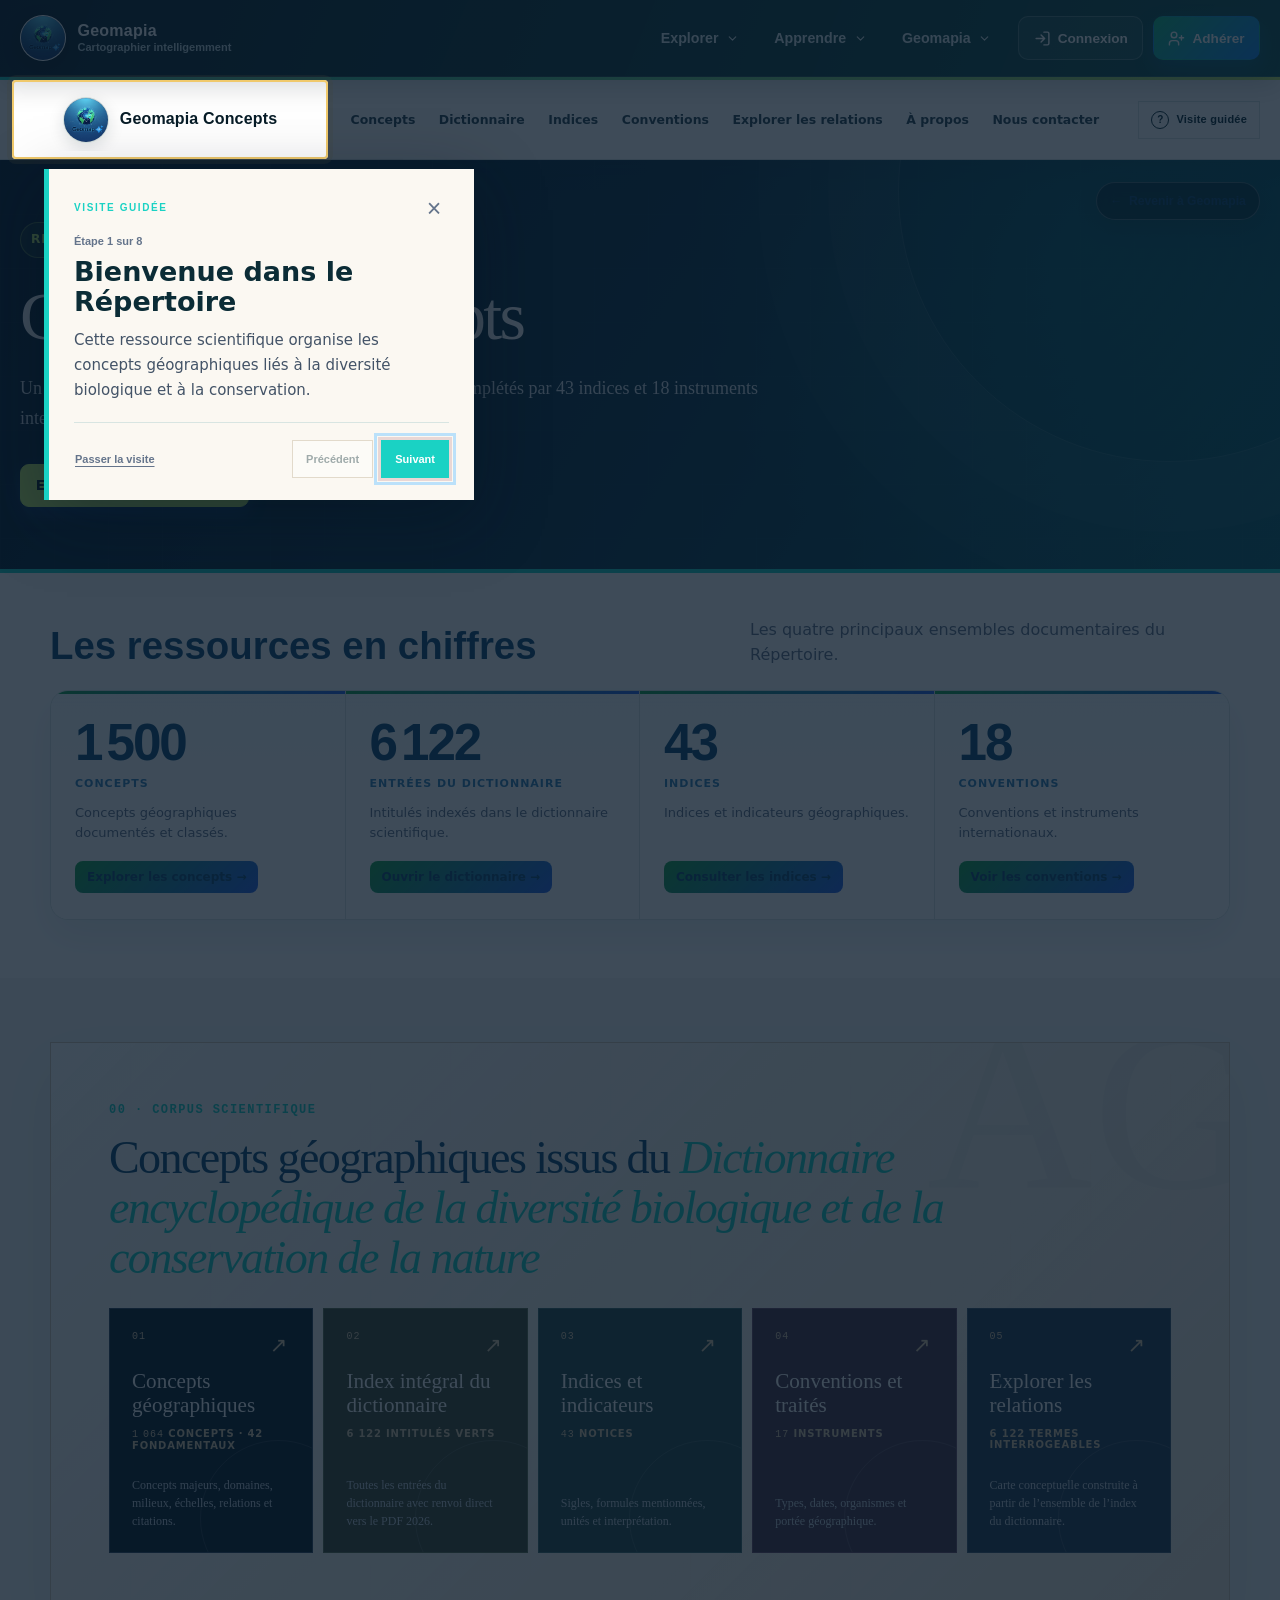
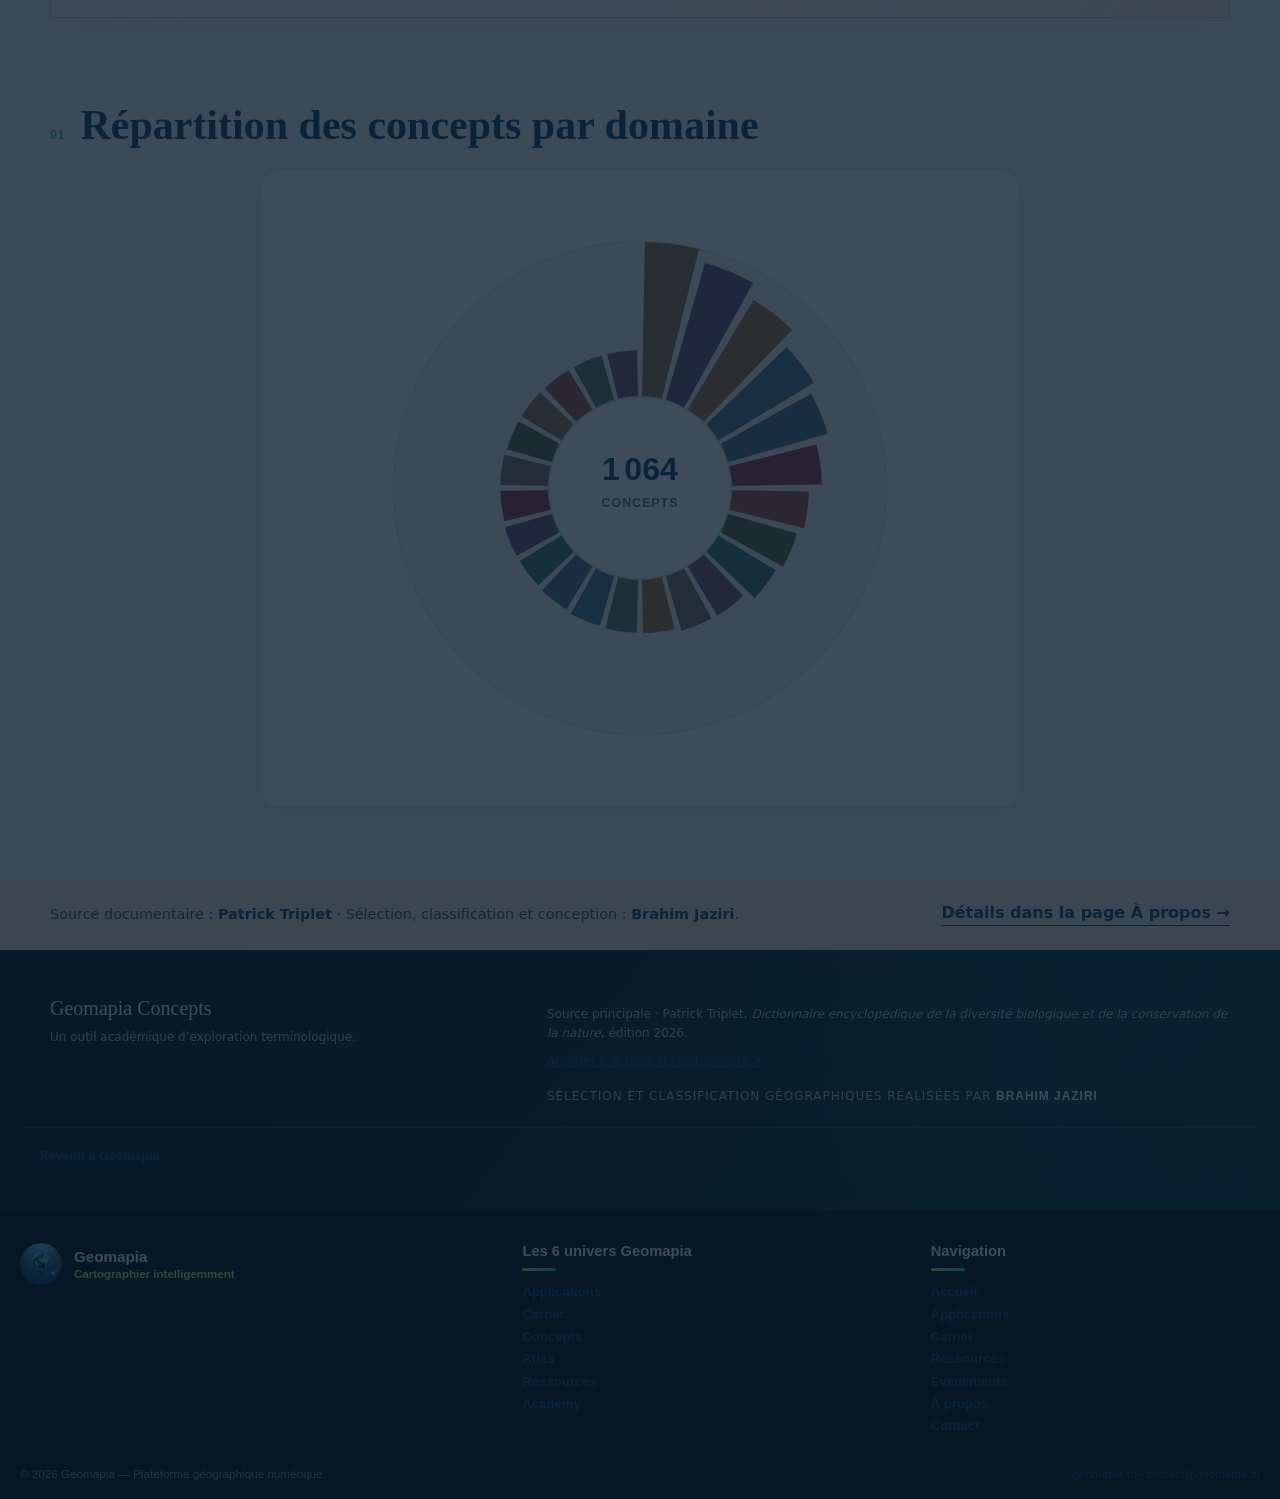
<file: index.html>
<!doctype html>
<html lang="fr">
  <head>
    <meta charset="UTF-8" />
    <meta name="viewport" content="width=device-width, initial-scale=1.0" />
    <meta
      name="description"
      content="Geomapia Concepts de 1 500 concepts sur la diversité biologique et la conservation, complétés par 43 indices, 18 instruments internationaux et l’index intégral des 6 122 entrées du dictionnaire de Patrick Triplet."
    />
    <title>Geomapia Concepts</title>
    <link rel="stylesheet" href="./styles.css?v=20260805-coherence-2" />
    <script src="./suggestions-config.js?v=20260730-4"></script>
    <script src="./navigation.js?v=20260730-3" defer></script>
    <script src="./app.js?v=20260805-tooltip-2" defer></script>
    <script src="./analytics.js?v=20260730-1" defer></script>
    <script src="./tour.js?v=20260730-3" defer></script>
      <link rel="stylesheet" href="./geomapia-parent-shell.css?v=20260922-events-3" />
    <script src="./geomapia-parent-shell.js?v=20260922-events-3" defer></script>
  </head>
  <body>
      <header class="masthead">
        <div class="masthead-line"></div>
        <div class="shell nav">
          <a class="brand" href="./index.html" aria-label="Geomapia Concepts">
  <img class="brand-logo" src="./assets/logo-geomapia.png" alt="Logo Geomapia">
  <span class="brand-text">
    <strong>Geomapia Concepts</strong>
    <small>Répertoire des concepts géographiques</small>
  </span>
</a>
          <nav aria-label="Navigation principale">
            <a href="./concepts.html">Concepts</a>
            <a href="./dictionnaire.html">Dictionnaire</a>
            <a href="./indices.html">Indices</a>
            <a href="./conventions.html">Conventions</a><a href="./relations.html" target="_blank" rel="noopener">Explorer les relations</a>
            <a href="./apropos.html">À propos</a>
            <a href="./contact.html">Nous contacter</a>
          </nav>
          <a class="author-credit" href="https://brahimjaziri.jimdofree.com/" target="_blank" rel="noreferrer">
            Conçu par <strong>Brahim Jaziri</strong>
          </a>
        </div>
      </header>
    <main>
<section id="top" class="hero home-hero-uniform">
  <a class="gpc-back-link gpc-back-link--banner" href="https://geomapia.tn/" aria-label="Revenir au site principal Geomapia">
    <span aria-hidden="true">←</span> Revenir à Geomapia
  </a>
        <div class="hero-grid shell">
          <div class="hero-copy">
            <p class="eyebrow">Ressource scientifique</p>
            <h1>Geomapia Concepts</h1>
            <p class="hero-subtitle">
              Un répertoire dynamique de <span id="heroConceptCountText">1 500</span> concepts géographiques,
              complétés par <span id="overviewIndicatorCount">43</span> indices et
              <span id="overviewConventionCount">18</span> instruments internationaux,
              actualisé à partir de l’édition 2026.
            </p>
            <a class="primary-button" href="./concepts.html">
              Explorer les concepts <span aria-hidden="true">↗</span>
            </a>
          </div>
        </div>
      </section>

      <section class="resource-stats" aria-labelledby="resourceStatsTitle">
        <div class="shell">
          <div class="resource-stats-heading">
            <h2 id="resourceStatsTitle">Les ressources en chiffres</h2>
            <p>Les quatre principaux ensembles documentaires du Répertoire.</p>
          </div>
          <div class="resource-stats-grid" id="resourceStatsGrid">
            <article class="resource-stat">
              <strong class="resource-stat-number" data-target="1500">1 500</strong>
              <span>Concepts</span>
              <p>Concepts géographiques documentés et classés.</p>
              <a href="./concepts.html">Explorer les concepts →</a>
            </article>
            <article class="resource-stat">
              <strong class="resource-stat-number" data-target="6122">6 122</strong>
              <span>Entrées du dictionnaire</span>
              <p>Intitulés indexés dans le dictionnaire scientifique.</p>
              <a href="./dictionnaire.html">Ouvrir le dictionnaire →</a>
            </article>
            <article class="resource-stat">
              <strong class="resource-stat-number" data-target="43">43</strong>
              <span>Indices</span>
              <p>Indices et indicateurs géographiques.</p>
              <a href="./indices.html">Consulter les indices →</a>
            </article>
            <article class="resource-stat">
              <strong class="resource-stat-number" data-target="18">18</strong>
              <span>Conventions</span>
              <p>Conventions et instruments internationaux.</p>
              <a href="./conventions.html">Voir les conventions →</a>
            </article>
          </div>
        </div>
      </section>


      <section class="portal-section shell" aria-labelledby="portalTitle">
        <div class="portal-heading">
          <span class="section-index">00 · CORPUS SCIENTIFIQUE</span>
          <h2 id="portalTitle">
            Concepts géographiques issus du
            <i>Dictionnaire encyclopédique de la diversité biologique et de la conservation de la nature</i>
          </h2>
        </div>
        <div class="portal-grid">
          <a href="./concepts.html">
            <span>01</span>
            <strong>Concepts géographiques</strong>
            <em><span id="portalConceptCount">1 500</span> concepts · 42 fondamentaux</em>
            <p>Concepts majeurs, domaines, milieux, échelles, relations et citations.</p>
          </a>
          <a href="./dictionnaire.html">
            <span>02</span>
            <strong>Index intégral du dictionnaire</strong>
            <em>6 122 intitulés verts</em>
            <p>Toutes les entrées du dictionnaire avec renvoi direct vers le PDF 2026.</p>
          </a>
          <a href="./indices.html">
            <span>03</span>
            <strong>Indices et indicateurs</strong>
            <em><span id="portalIndicatorCount">43</span> notices</em>
            <p>Sigles, formules mentionnées, unités et interprétation.</p>
          </a>
          <a href="./conventions.html">
            <span>04</span>
            <strong>Conventions et traités</strong>
            <em><span id="portalConventionCount">18</span> instruments</em>
            <p>Types, dates, organismes et portée géographique.</p>
          </a>
          <a href="./relations.html" target="_blank" rel="noopener">
            <span>05</span>
            <strong>Explorer les relations</strong>
            <em>6 122 termes interrogeables</em>
            <p>Carte conceptuelle construite à partir de l’ensemble de l’index du dictionnaire.</p>
          </a>
        </div>
</section>

      <section id="overview" class="domain-overview shell" aria-labelledby="domainChartTitle">
        <div class="compact-section-heading domain-chart-heading">
          <div>
            <span class="section-index">01</span>
            <h2 id="domainChartTitle">Répartition des concepts par domaine</h2>
          </div>
        </div>
        <article class="domain-chart-card domain-chart-card--single">
          <div class="domain-chart-stage">
            <div id="domainRadialChart"
                 class="domain-radial-chart"
                 aria-label="Graphique circulaire de la répartition des concepts par domaine"></div>
            <div id="domainChartTooltip"
                 class="domain-chart-tooltip"
                 role="status"
                 aria-live="polite"
                 hidden></div>
          </div>
        </article>
      </section>

      <section id="authors" class="authors-compact">
        <div class="shell authors-compact-line">
          <p>
            Source documentaire : <strong>Patrick Triplet</strong> ·
            Sélection, classification et conception : <strong>Brahim Jaziri</strong>.
          </p>
          <a class="compact-about-link" href="./apropos.html">Détails dans la page À propos →</a>
        </div>
      </section>

<footer class="site-footer">
        <div class="shell">
          <div>
            <strong>Geomapia Concepts</strong>
            <p>Un outil académique d’exploration terminologique.</p>
          </div>
          <div>
            <p>
              Source principale · Patrick Triplet,
              <i>Dictionnaire encyclopédique de la diversité biologique et de la conservation de la nature</i>,
              édition 2026.
            </p>
            <p><a href="https://laccreteil.fr/spip.php?article551" target="_blank" rel="noreferrer">Accéder à la page du dictionnaire ↗</a></p>
            <p class="footer-credit">
              Sélection et classification géographiques réalisées par
              <a href="https://brahimjaziri.jimdofree.com/" target="_blank" rel="noreferrer"><strong>Brahim Jaziri</strong></a>
            </p>
          </div>
        </div>
      
  <div class="gpc-footer-back-wrap">
    <a class="gpc-footer-back" href="https://geomapia.tn/">
      <span aria-hidden="true">←</span> Revenir à Geomapia
    </a>
  </div>
</footer>
    </main>

  
    <script id="resource-stats-animation">
      document.addEventListener("DOMContentLoaded", function () {
        const grid = document.getElementById("resourceStatsGrid");
        if (!grid) return;
        const formatter = new Intl.NumberFormat("fr-FR");
        const reduced = window.matchMedia && window.matchMedia("(prefers-reduced-motion: reduce)").matches;
        function run() {
          grid.querySelectorAll(".resource-stat").forEach(function (card, index) {
            const number = card.querySelector(".resource-stat-number");
            const target = Number(number.dataset.target || 0);
            setTimeout(function () {
              card.classList.add("is-visible");
              if (reduced) { number.textContent = formatter.format(target); return; }
              number.textContent = "0";
              const start = performance.now();
              function frame(now) {
                const p = Math.min((now - start) / 1150, 1);
                const eased = 1 - Math.pow(1 - p, 3);
                number.textContent = formatter.format(Math.round(target * eased));
                if (p < 1) requestAnimationFrame(frame);
              }
              requestAnimationFrame(frame);
            }, index * 110);
          });
        }
        if ("IntersectionObserver" in window) {
          const observer = new IntersectionObserver(function(entries) {
            if (entries.some(function(e){ return e.isIntersecting; })) { run(); observer.disconnect(); }
          }, { threshold: .25 });
          observer.observe(grid);
        } else run();
      });
    </script>

  </body>
</html>
</file>
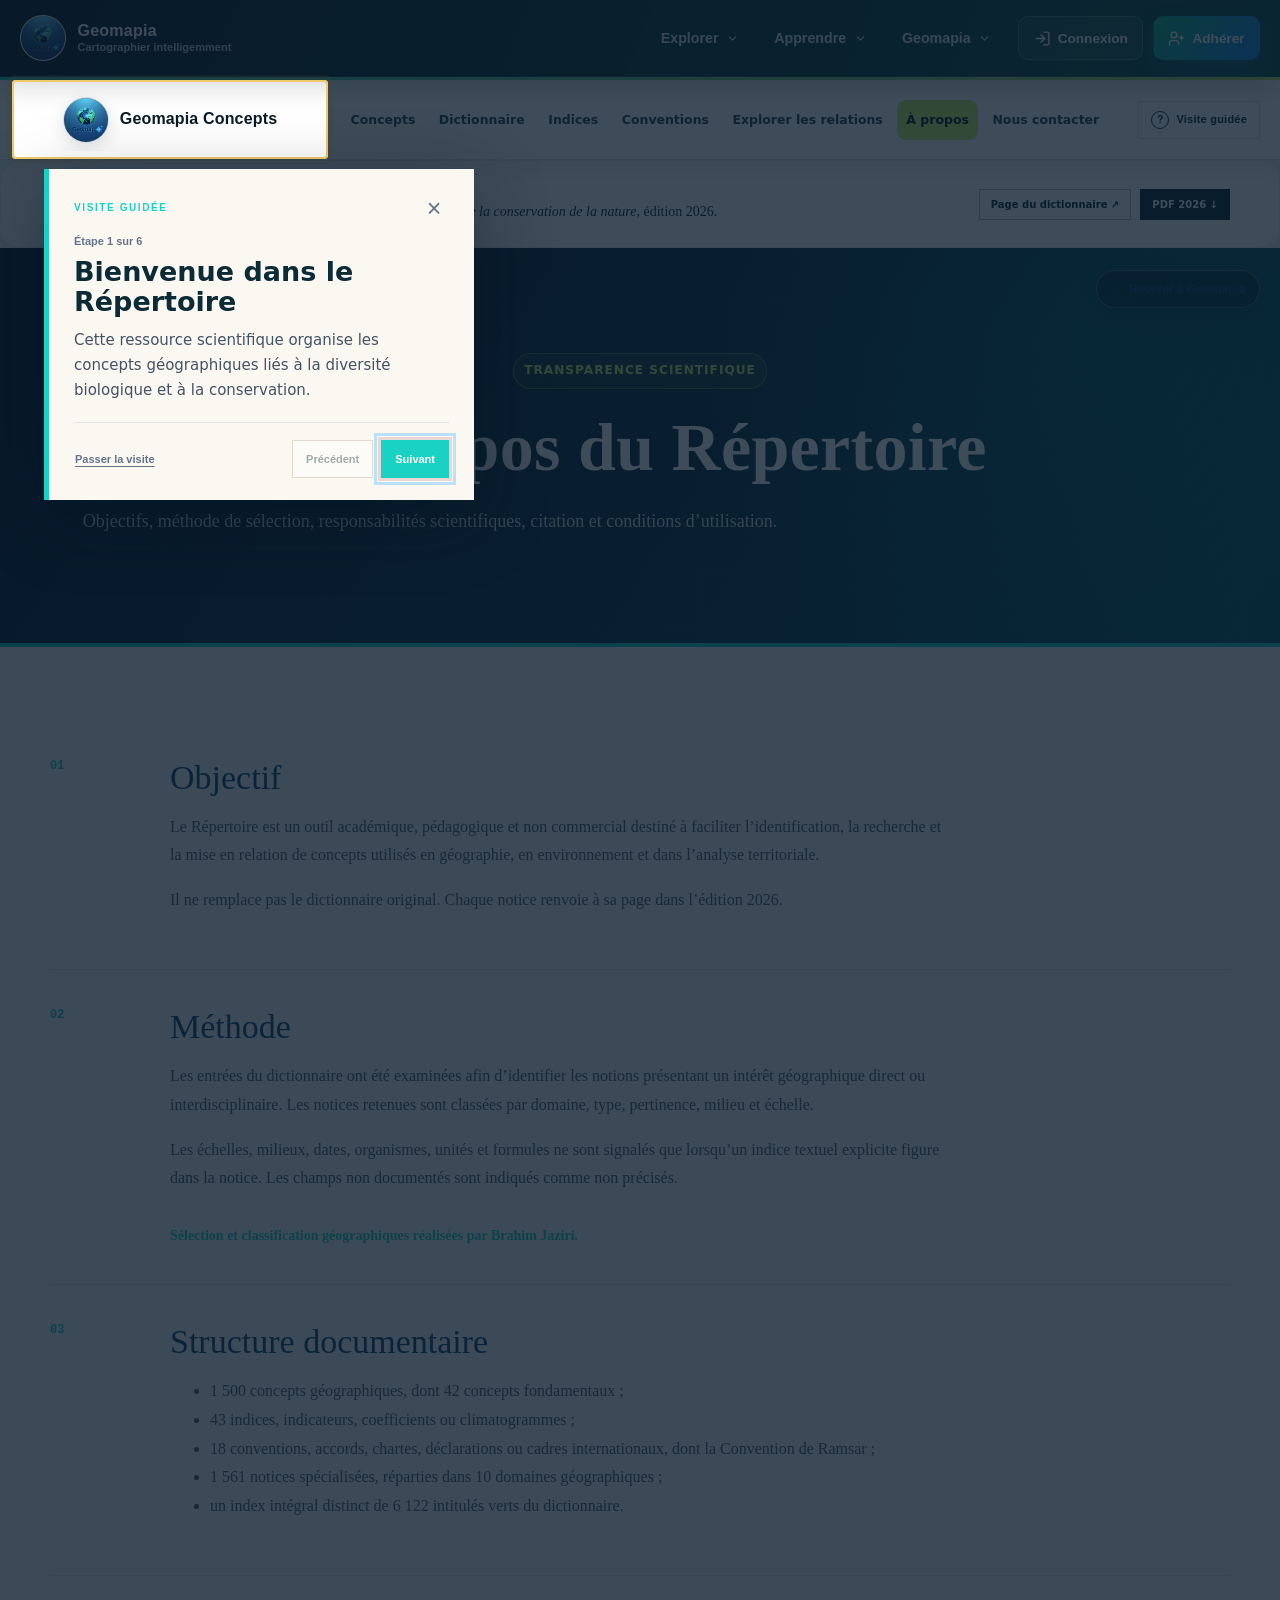
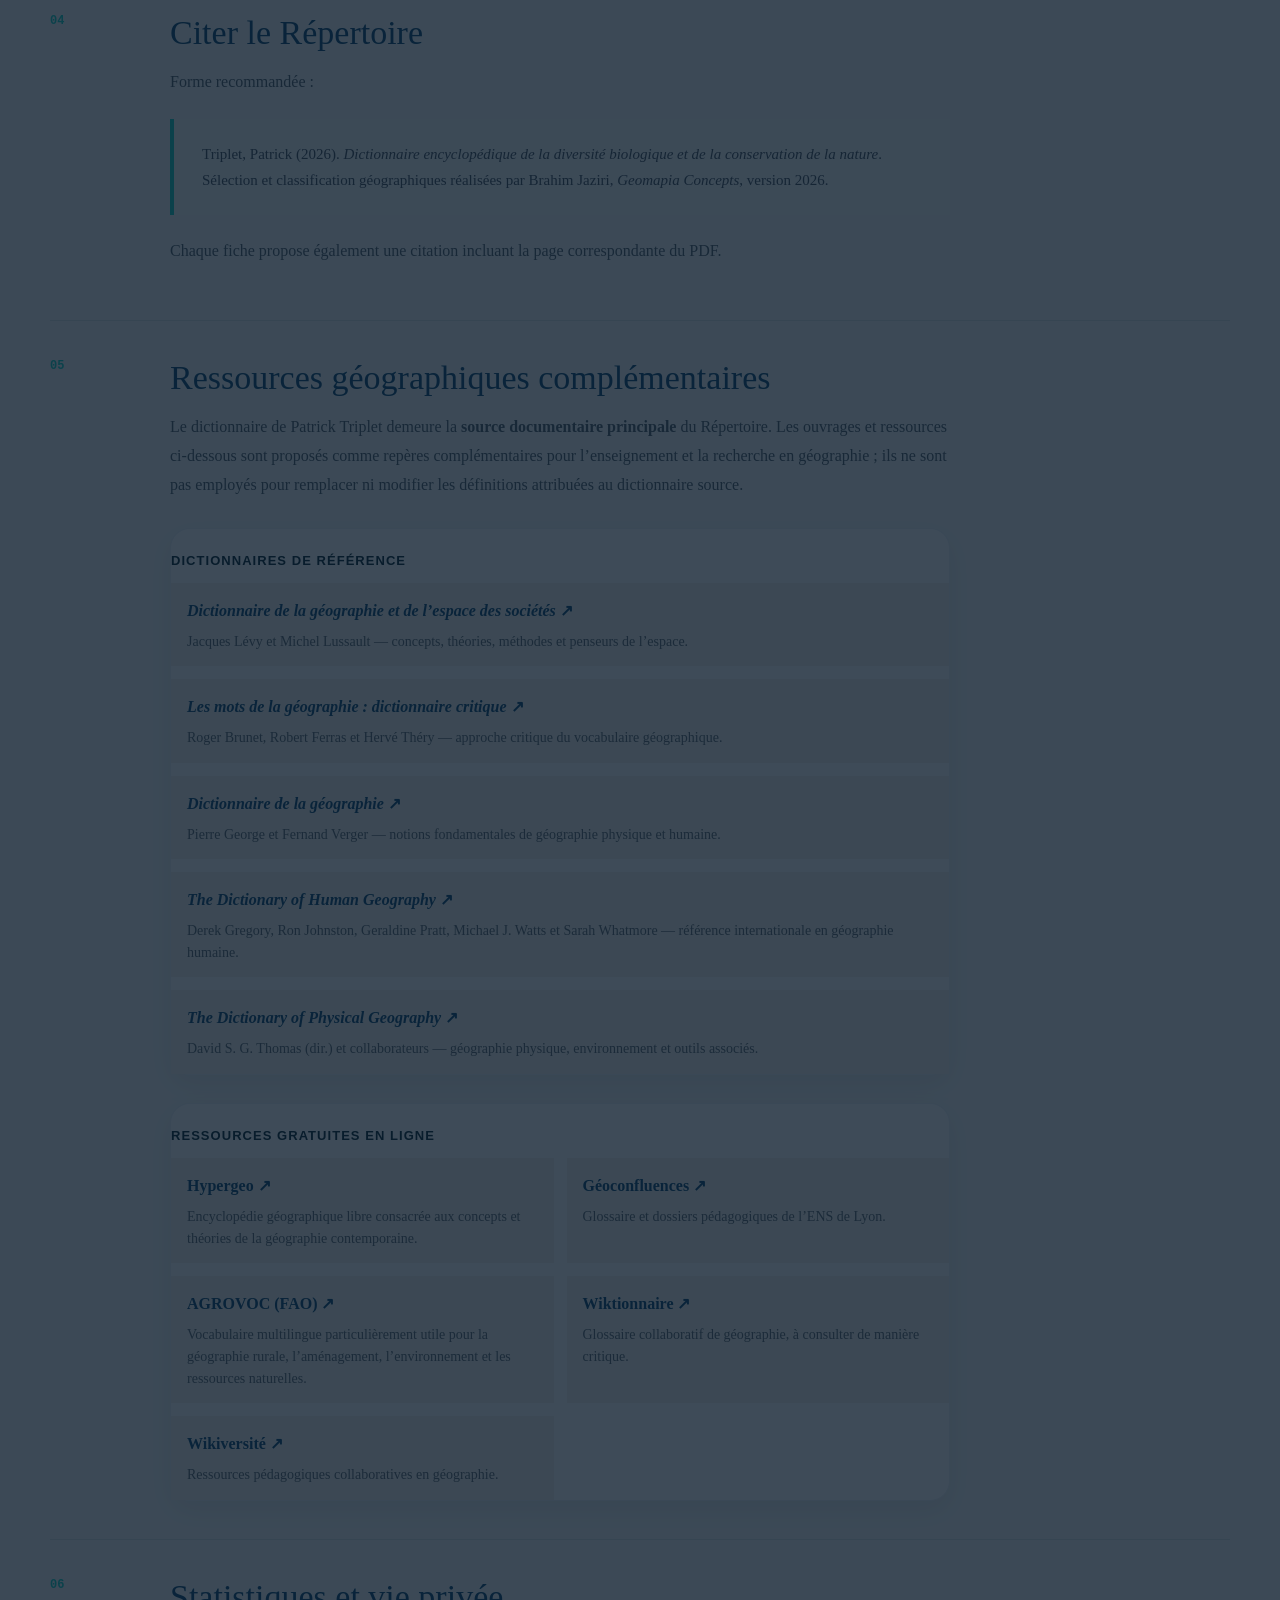
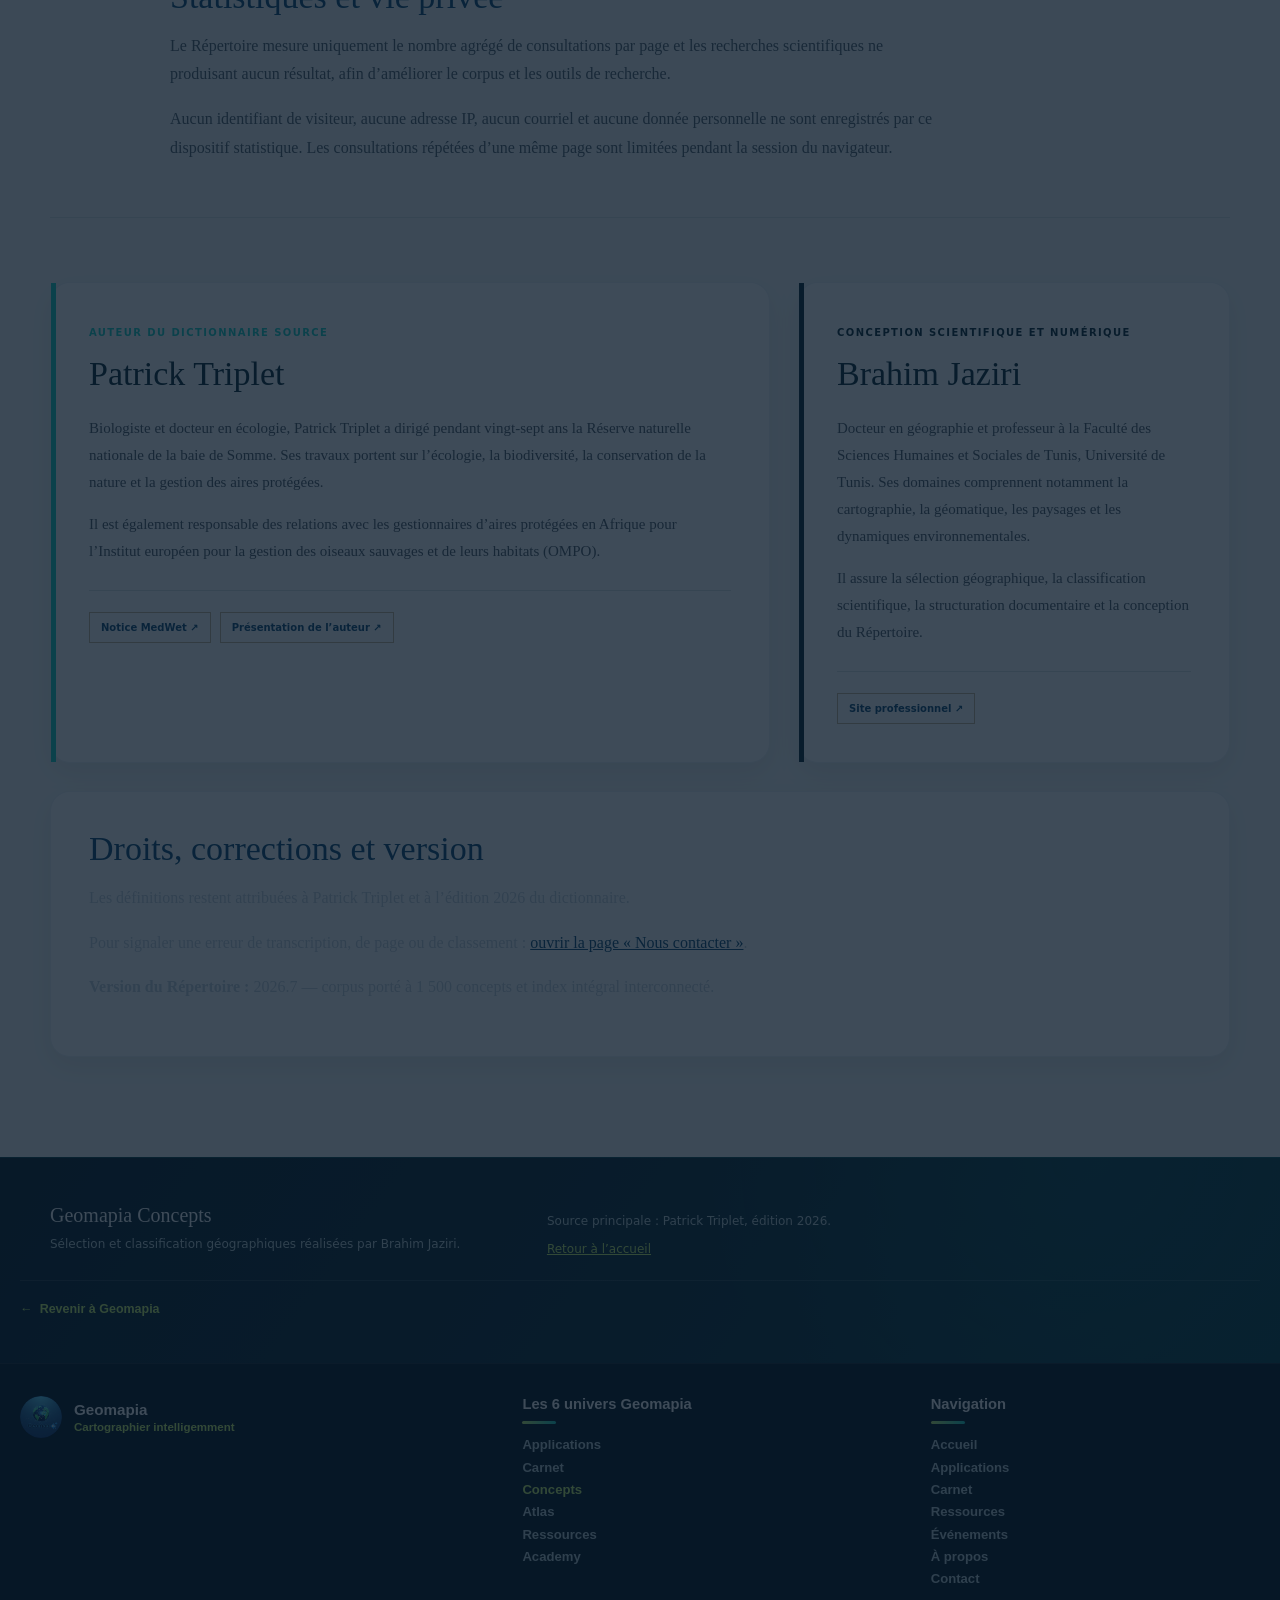
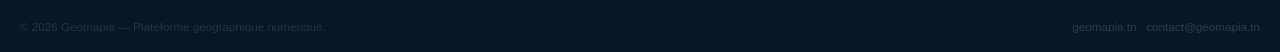
<file: apropos.html>
<!doctype html>
<html lang="fr">
  <head>
    <meta charset="UTF-8" />
    <meta name="viewport" content="width=device-width, initial-scale=1.0" />
    <meta name="description" content="Objectifs, auteurs, méthode, sources et conditions d’utilisation du Geomapia Concepts." />
    <title>À propos | Geomapia Concepts</title>
    <link rel="stylesheet" href="./styles.css?v=20260805-coherence-2" />
    <script src="./suggestions-config.js?v=20260730-4"></script>
    <script src="./navigation.js?v=20260730-3" defer></script>
    <script src="./analytics.js?v=20260730-1" defer></script>
    <script src="./tour.js?v=20260730-3" defer></script>
      <link rel="stylesheet" href="./geomapia-parent-shell.css?v=20260922-events-3" />
    <script src="./geomapia-parent-shell.js?v=20260922-events-3" defer></script>
  </head>
  <body>
    <header class="masthead"><div class="masthead-line"></div><div class="shell nav"><a class="brand" href="./index.html" aria-label="Geomapia Concepts">
  <img class="brand-logo" src="./assets/logo-geomapia.png" alt="Logo Geomapia">
  <span class="brand-text">
    <strong>Geomapia Concepts</strong>
    <small>Répertoire des concepts géographiques</small>
  </span>
</a><nav><a href="./concepts.html">Concepts</a><a href="./dictionnaire.html">Dictionnaire</a><a href="./indices.html">Indices</a><a href="./conventions.html">Conventions</a><a href="./relations.html">Explorer les relations</a><a class="active" href="./apropos.html">À propos</a><a href="./contact.html">Nous contacter</a></nav></div></header>
    <aside class="source-banner"><div class="shell source-banner-inner"><div><strong>Source principale</strong><span>Patrick Triplet, <i>Dictionnaire encyclopédique de la diversité biologique et de la conservation de la nature</i>, édition 2026.</span></div><div class="source-links"><a href="https://laccreteil.fr/spip.php?article551" target="_blank" rel="noreferrer">Page du dictionnaire ↗</a><a href="https://www.ffem.fr/sites/ffem/files/2026-03/dictionnaire_triplet_2026.pdf" target="_blank" rel="noreferrer">PDF 2026 ↓</a></div></div></aside>
    <main>
      <section class="about-hero">
  <a class="gpc-back-link gpc-back-link--banner" href="https://geomapia.tn/" aria-label="Revenir au site principal Geomapia">
    <span aria-hidden="true">←</span> Revenir à Geomapia
  </a><div class="shell"><p class="eyebrow">Transparence scientifique</p><h1>À propos du Répertoire</h1><p>Objectifs, méthode de sélection, responsabilités scientifiques, citation et conditions d’utilisation.</p></div></section>
      <section class="about-content shell">
        <article class="about-lead"><span>01</span><div><h2>Objectif</h2><p>Le Répertoire est un outil académique, pédagogique et non commercial destiné à faciliter l’identification, la recherche et la mise en relation de concepts utilisés en géographie, en environnement et dans l’analyse territoriale.</p><p>Il ne remplace pas le dictionnaire original. Chaque notice renvoie à sa page dans l’édition 2026.</p></div></article>
        <article class="about-lead"><span>02</span><div><h2>Méthode</h2><p>Les entrées du dictionnaire ont été examinées afin d’identifier les notions présentant un intérêt géographique direct ou interdisciplinaire. Les notices retenues sont classées par domaine, type, pertinence, milieu et échelle.</p><p>Les échelles, milieux, dates, organismes, unités et formules ne sont signalés que lorsqu’un indice textuel explicite figure dans la notice. Les champs non documentés sont indiqués comme non précisés.</p><strong class="signature-statement">Sélection et classification géographiques réalisées par Brahim Jaziri.</strong></div></article>
        <article class="about-lead"><span>03</span><div><h2>Structure documentaire</h2><ul><li>1 500 concepts géographiques, dont 42 concepts fondamentaux ;</li><li>43 indices, indicateurs, coefficients ou climatogrammes ;</li><li>18 conventions, accords, chartes, déclarations ou cadres internationaux, dont la Convention de Ramsar ;</li><li>1 561 notices spécialisées, réparties dans 10 domaines géographiques ;</li><li>un index intégral distinct de 6 122 intitulés verts du dictionnaire.</li></ul></div></article>
        <article class="about-lead"><span>04</span><div><h2>Citer le Répertoire</h2><p>Forme recommandée :</p><blockquote>Triplet, Patrick (2026). <i>Dictionnaire encyclopédique de la diversité biologique et de la conservation de la nature</i>. Sélection et classification géographiques réalisées par Brahim Jaziri, <i>Geomapia Concepts</i>, version 2026.</blockquote><p>Chaque fiche propose également une citation incluant la page correspondante du PDF.</p></div></article>
        <article class="about-lead reference-resources"><span>05</span><div><h2>Ressources géographiques complémentaires</h2><p>Le dictionnaire de Patrick Triplet demeure la <strong>source documentaire principale</strong> du Répertoire. Les ouvrages et ressources ci-dessous sont proposés comme repères complémentaires pour l’enseignement et la recherche en géographie ; ils ne sont pas employés pour remplacer ni modifier les définitions attribuées au dictionnaire source.</p><div class="reference-group"><h3>Dictionnaires de référence</h3><ul class="reference-list"><li><a href="https://www.gibert.com/dictionnaire-de-la-geographie-et-de-l-espace-des-societes-5236250.html" target="_blank" rel="noreferrer"><strong><i>Dictionnaire de la géographie et de l’espace des sociétés</i> ↗</strong></a><span>Jacques Lévy et Michel Lussault — concepts, théories, méthodes et penseurs de l’espace.</span></li><li><a href="https://www.mgm.fr/PUB/dico.html" target="_blank" rel="noreferrer"><strong><i>Les mots de la géographie : dictionnaire critique</i> ↗</strong></a><span>Roger Brunet, Robert Ferras et Hervé Théry — approche critique du vocabulaire géographique.</span></li><li><a href="https://bibliotheque.uasz.sn/index.php?dcote=910&id=10&lcote=3&location=1&lvl=section_see&main=&nb_per_page_custom=100&nbr_lignes=187&nc=0&page=1&plettreaut=&ssub=0" target="_blank" rel="noreferrer"><strong><i>Dictionnaire de la géographie</i> ↗</strong></a><span>Pierre George et Fernand Verger — notions fondamentales de géographie physique et humaine.</span></li><li><a href="https://www.wiley-vch.de/en/areas-interest/natural-sciences/the-dictionary-of-human-geography-978-1-4051-3287-9" target="_blank" rel="noreferrer"><strong><i>The Dictionary of Human Geography</i> ↗</strong></a><span>Derek Gregory, Ron Johnston, Geraldine Pratt, Michael J. Watts et Sarah Whatmore — référence internationale en géographie humaine.</span></li><li><a href="https://onlinelibrary.wiley.com/doi/book/10.1002/9781118782323" target="_blank" rel="noreferrer"><strong><i>The Dictionary of Physical Geography</i> ↗</strong></a><span>David S. G. Thomas (dir.) et collaborateurs — géographie physique, environnement et outils associés.</span></li></ul></div><div class="reference-group"><h3>Ressources gratuites en ligne</h3><ul class="reference-list reference-list-compact"><li><a href="https://hypergeo.eu/home/" target="_blank" rel="noreferrer"><strong>Hypergeo ↗</strong></a><span>Encyclopédie géographique libre consacrée aux concepts et théories de la géographie contemporaine.</span></li><li><a href="https://geoconfluences.ens-lyon.fr/glossaire" target="_blank" rel="noreferrer"><strong>Géoconfluences ↗</strong></a><span>Glossaire et dossiers pédagogiques de l’ENS de Lyon.</span></li><li><a href="https://www.fao.org/agrovoc" target="_blank" rel="noreferrer"><strong>AGROVOC (FAO) ↗</strong></a><span>Vocabulaire multilingue particulièrement utile pour la géographie rurale, l’aménagement, l’environnement et les ressources naturelles.</span></li><li><a href="https://fr.wiktionary.org/wiki/Annexe:Glossaire_de_g%C3%A9ographie" target="_blank" rel="noreferrer"><strong>Wiktionnaire ↗</strong></a><span>Glossaire collaboratif de géographie, à consulter de manière critique.</span></li><li><a href="https://fr.wikiversity.org/wiki/G%C3%A9ographie" target="_blank" rel="noreferrer"><strong>Wikiversité ↗</strong></a><span>Ressources pédagogiques collaboratives en géographie.</span></li></ul></div></div></article>
        <article class="about-lead"><span>06</span><div><h2>Statistiques et vie privée</h2><p>Le Répertoire mesure uniquement le nombre agrégé de consultations par page et les recherches scientifiques ne produisant aucun résultat, afin d’améliorer le corpus et les outils de recherche.</p><p>Aucun identifiant de visiteur, aucune adresse IP, aucun courriel et aucune donnée personnelle ne sont enregistrés par ce dispositif statistique. Les consultations répétées d’une même page sont limitées pendant la session du navigateur.</p></div></article>

        <div class="profile-grid about-profiles">
          <article class="profile-card source-author"><span class="profile-role">Auteur du dictionnaire source</span><h3>Patrick Triplet</h3><p>Biologiste et docteur en écologie, Patrick Triplet a dirigé pendant vingt-sept ans la Réserve naturelle nationale de la baie de Somme. Ses travaux portent sur l’écologie, la biodiversité, la conservation de la nature et la gestion des aires protégées.</p><p>Il est également responsable des relations avec les gestionnaires d’aires protégées en Afrique pour l’Institut européen pour la gestion des oiseaux sauvages et de leurs habitats (OMPO).</p><div class="profile-links"><a href="https://medwet.org/fr/dictionnaire-encyclopedique-sur-la-diversite-biologique-et-de-la-conservation-de-la-nature-2026/" target="_blank" rel="noreferrer">Notice MedWet ↗</a><a href="https://societe-zoologique.fr/12e-edition-du-dictionnaire-de-diversite-biologique-et-conservation-de-nature" target="_blank" rel="noreferrer">Présentation de l’auteur ↗</a></div></article>
          <article class="profile-card atlas-author"><span class="profile-role">Conception scientifique et numérique</span><h3>Brahim Jaziri</h3><p>Docteur en géographie et professeur à la Faculté des Sciences Humaines et Sociales de Tunis, Université de Tunis. Ses domaines comprennent notamment la cartographie, la géomatique, les paysages et les dynamiques environnementales.</p><p>Il assure la sélection géographique, la classification scientifique, la structuration documentaire et la conception du Répertoire.</p><div class="profile-links"><a href="https://brahimjaziri.jimdofree.com/" target="_blank" rel="noreferrer">Site professionnel ↗</a></div></article>
        </div>

        <article class="rights-panel"><h2>Droits, corrections et version</h2><p>Les définitions restent attribuées à Patrick Triplet et à l’édition 2026 du dictionnaire.</p><p>Pour signaler une erreur de transcription, de page ou de classement : <a href="./contact.html">ouvrir la page « Nous contacter »</a>.</p><p><strong>Version du Répertoire :</strong> 2026.7 — corpus porté à 1 500 concepts et index intégral interconnecté.</p></article>
      </section>
    </main>
    <footer class="site-footer"><div class="shell"><div><strong>Geomapia Concepts</strong><p>Sélection et classification géographiques réalisées par Brahim Jaziri.</p></div><div><p>Source principale : Patrick Triplet, édition 2026.</p><p><a href="./index.html">Retour à l’accueil</a></p></div></div>
  <div class="gpc-footer-back-wrap">
    <a class="gpc-footer-back" href="https://geomapia.tn/">
      <span aria-hidden="true">←</span> Revenir à Geomapia
    </a>
  </div>
</footer>
  </body>
</html>
</file>
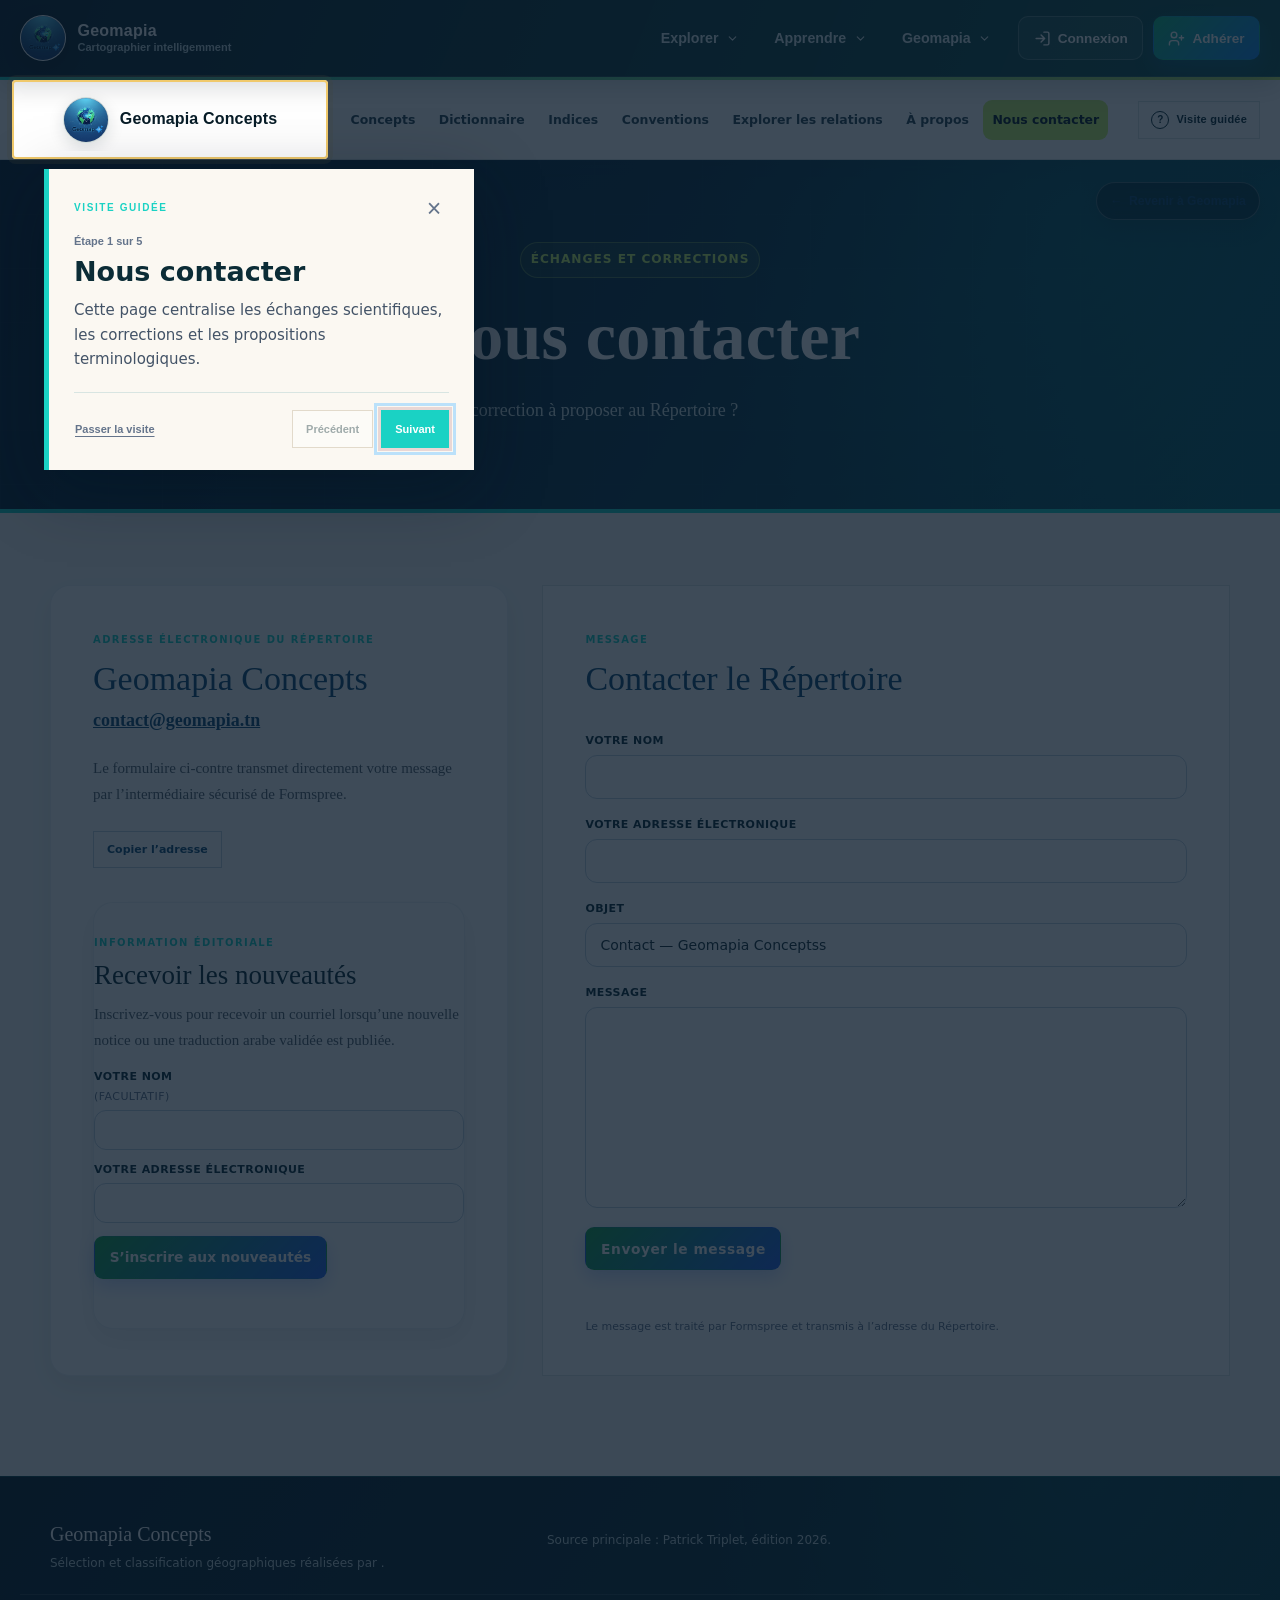
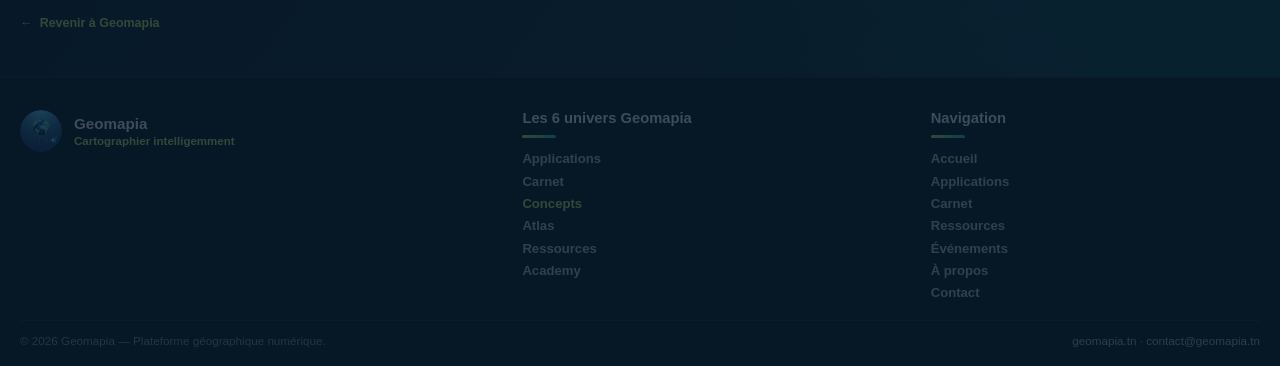
<file: contact.html>
<!doctype html>
<html lang="fr"> <head> <meta charset="UTF-8" /> <meta name="viewport" content="width=device-width, initial-scale=1.0" /> <meta name="description" content="Contacter le Geomapia Concepts ou signaler une correction." /> <title>Nous contacter | Geomapia Concepts</title> <link rel="stylesheet" href="./styles.css?v=20260805-coherence-2" /> <script src="./suggestions-config.js?v=20260730-4"></script> <script src="./navigation.js?v=20260730-3" defer></script> <script src="./contact.js?v=20260805-domaines-2" defer></script> <script src="./analytics.js?v=20260730-1" defer></script> <script src="./tour.js?v=20260730-3" defer></script>     <link rel="stylesheet" href="./geomapia-parent-shell.css?v=20260922-events-3" />
    <script src="./geomapia-parent-shell.js?v=20260922-events-3" defer></script>
  </head> <body> <header class="masthead"> <div class="masthead-line"></div> <div class="shell nav"> <a class="brand" href="./index.html" aria-label="Geomapia Concepts"> <img class="brand-logo" src="./assets/logo-geomapia.png" alt="Logo Geomapia"> <span class="brand-text"> <strong>Geomapia Concepts</strong> <small>Répertoire des concepts géographiques</small> </span>
</a> <nav aria-label="Navigation principale"> <a href="./concepts.html">Concepts</a> <a href="./dictionnaire.html">Dictionnaire</a> <a href="./indices.html">Indices</a> <a href="./conventions.html">Conventions</a><a href="./relations.html">Explorer les relations</a> <a href="./apropos.html">À propos</a> <a class="active" href="./contact.html">Nous contacter</a> </nav> </div> </header> <main> <section class="about-hero contact-hero">
  <a class="gpc-back-link gpc-back-link--banner" href="https://geomapia.tn/" aria-label="Revenir au site principal Geomapia">
    <span aria-hidden="true">←</span> Revenir à Geomapia
  </a> <div class="shell"> <p class="eyebrow">Échanges et corrections</p> <h1>Nous contacter</h1> <p>Une question, une remarque scientifique ou une correction à proposer au Répertoire&nbsp;?</p> </div> </section> <section class="contact-content shell"> <article class="contact-card"> <span class="profile-role">Adresse électronique du Répertoire</span> <h2>Geomapia Concepts</h2> <a class="contact-email" href="mailto:contact@geomapia.tn">contact@geomapia.tn</a> <p> Le formulaire ci-contre transmet directement votre message par l’intermédiaire sécurisé de Formspree. </p> <div class="contact-actions"> <button id="copyEmail" type="button">Copier l’adresse</button> </div> <section class="newsletter-panel" aria-labelledby="newsletterTitle"> <span class="profile-role">Information éditoriale</span> <h3 id="newsletterTitle">Recevoir les nouveautés</h3> <p>Inscrivez-vous pour recevoir un courriel lorsqu’une nouvelle notice ou une traduction arabe validée est publiée.</p> <form id="newsletterForm" class="newsletter-form"> <label> Votre nom <span class="optional-label">(facultatif)</span> <input id="newsletterName" name="name" type="text" autocomplete="name" /> </label> <label> Votre adresse électronique <input id="newsletterEmail" name="email" type="email" autocomplete="email" required /> </label> <button id="newsletterSubmit" type="submit">S’inscrire aux nouveautés</button> <p id="newsletterStatus" class="form-status" role="status" aria-live="polite"></p> </form> </section> </article> <form id="contactForm" class="contact-form" action="https://formspree.io/f/mlgqvlpw" method="POST" > <div class="contact-form-heading"> <span>Message</span> <h2 id="formTitle">Contacter le Répertoire</h2> </div> <label> Votre nom <input id="senderName" name="name" type="text" autocomplete="name" required /> </label> <label> Votre adresse électronique <input id="senderEmail" name="email" type="email" autocomplete="email" required /> </label> <label> Objet <input id="subject" name="subject" type="text" required /> </label> <div id="suggestionFields" class="suggestion-form-fields" hidden> <div class="suggestion-form-intro"> <strong>Proposition terminologique</strong> <p> Ces informations faciliteront l’évaluation scientifique du terme avant son intégration au Répertoire. </p> </div> <label> Rubrique souhaitée <select id="suggestionCategory" name="rubrique_souhaitee"> <option value="">Choisir une rubrique</option> <option value="Concept géographique">Concept géographique</option> <option value="Indice ou indicateur">Indice ou indicateur</option> <option value="Convention, traité ou accord">Convention, traité ou accord</option> </select> </label> <div class="suggestion-domain-grid"> <label> Domaine géographique proposé <select id="suggestionDomain" name="domaine_principal"> <option value="">Choisir un domaine</option> </select> </label> <label> Sous-domaine proposé <select id="suggestionSubdomain" name="sous_domaine_principal" disabled> <option value="">Choisir d’abord un domaine</option> </select> </label> </div> <label> Justification géographique <textarea id="suggestionJustification" name="justification" rows="4" placeholder="Expliquez brièvement pourquoi ce terme devrait figurer dans le Répertoire." ></textarea> </label> <label> Définition proposée <span class="optional-label">(facultatif)</span> <textarea id="suggestionDefinition" name="definition_proposee" rows="4" placeholder="Vous pouvez proposer une définition ou préciser le passage du dictionnaire." ></textarea> </label> <label> Traduction arabe suggérée <span class="optional-label">(facultatif)</span> <input id="suggestedArabicTerm" name="traduction_arabe_suggeree" type="text" lang="ar" dir="rtl" placeholder="اكتب المقابل العربي المقترح" /> </label> </div> <div id="translationFields" class="suggestion-form-fields" hidden> <div class="suggestion-form-intro"> <strong>Proposition de traduction arabe</strong> <p>La traduction sera examinée scientifiquement avant toute publication dans la fiche.</p> </div> <label> Terme arabe proposé <input id="arabicTerm" name="terme_traduit" type="text" lang="ar" dir="rtl" placeholder="اكتب المصطلح العربي" /> </label> <label> Définition arabe proposée <span class="optional-label">(facultatif)</span> <textarea id="arabicDefinition" name="definition_traduite" lang="ar" dir="rtl" rows="5" placeholder="يمكنك اقتراح تعريف عربي للمفهوم"></textarea> </label> <label> Justification ou source <span class="optional-label">(facultatif)</span> <textarea id="translationJustification" name="justification" rows="3" placeholder="Précisez une source, un usage scientifique ou une remarque terminologique."></textarea> </label> </div> <label> <span id="messageLabel">Message</span> <textarea id="message" name="message" rows="8" required></textarea> </label> <input id="requestTypeField" name="action" type="hidden" /> <input id="translationLanguageField" name="langue_traduction" type="hidden" /> <input id="noticeField" name="notice" type="hidden" /> <input id="citedPageField" name="page_citee" type="hidden" /> <input id="pdfPageField" name="page_pdf_ouverte" type="hidden" /> <input id="sourceUrlField" name="source_url" type="hidden" /> <label class="form-honeypot" aria-hidden="true"> Ne pas remplir ce champ <input name="_gotcha" type="text" tabindex="-1" autocomplete="off" /> </label> <button id="submitContact" class="primary-button contact-submit" type="submit"> Envoyer le message </button> <p id="formStatus" class="form-status" role="status" aria-live="polite"></p> <p id="formServiceNote" class="form-note"> Le message est traité par Formspree et transmis à l’adresse du Répertoire. </p> </form> </section> </main> <footer class="site-footer"> <div class="shell"> <div> <strong>Geomapia Concepts</strong> <p>Sélection et classification géographiques réalisées par .</p> </div> <div><p>Source principale : Patrick Triplet, édition 2026.</p></div> </div> 
  <div class="gpc-footer-back-wrap">
    <a class="gpc-footer-back" href="https://geomapia.tn/">
      <span aria-hidden="true">←</span> Revenir à Geomapia
    </a>
  </div>
</footer> </body>
</html>
</file>
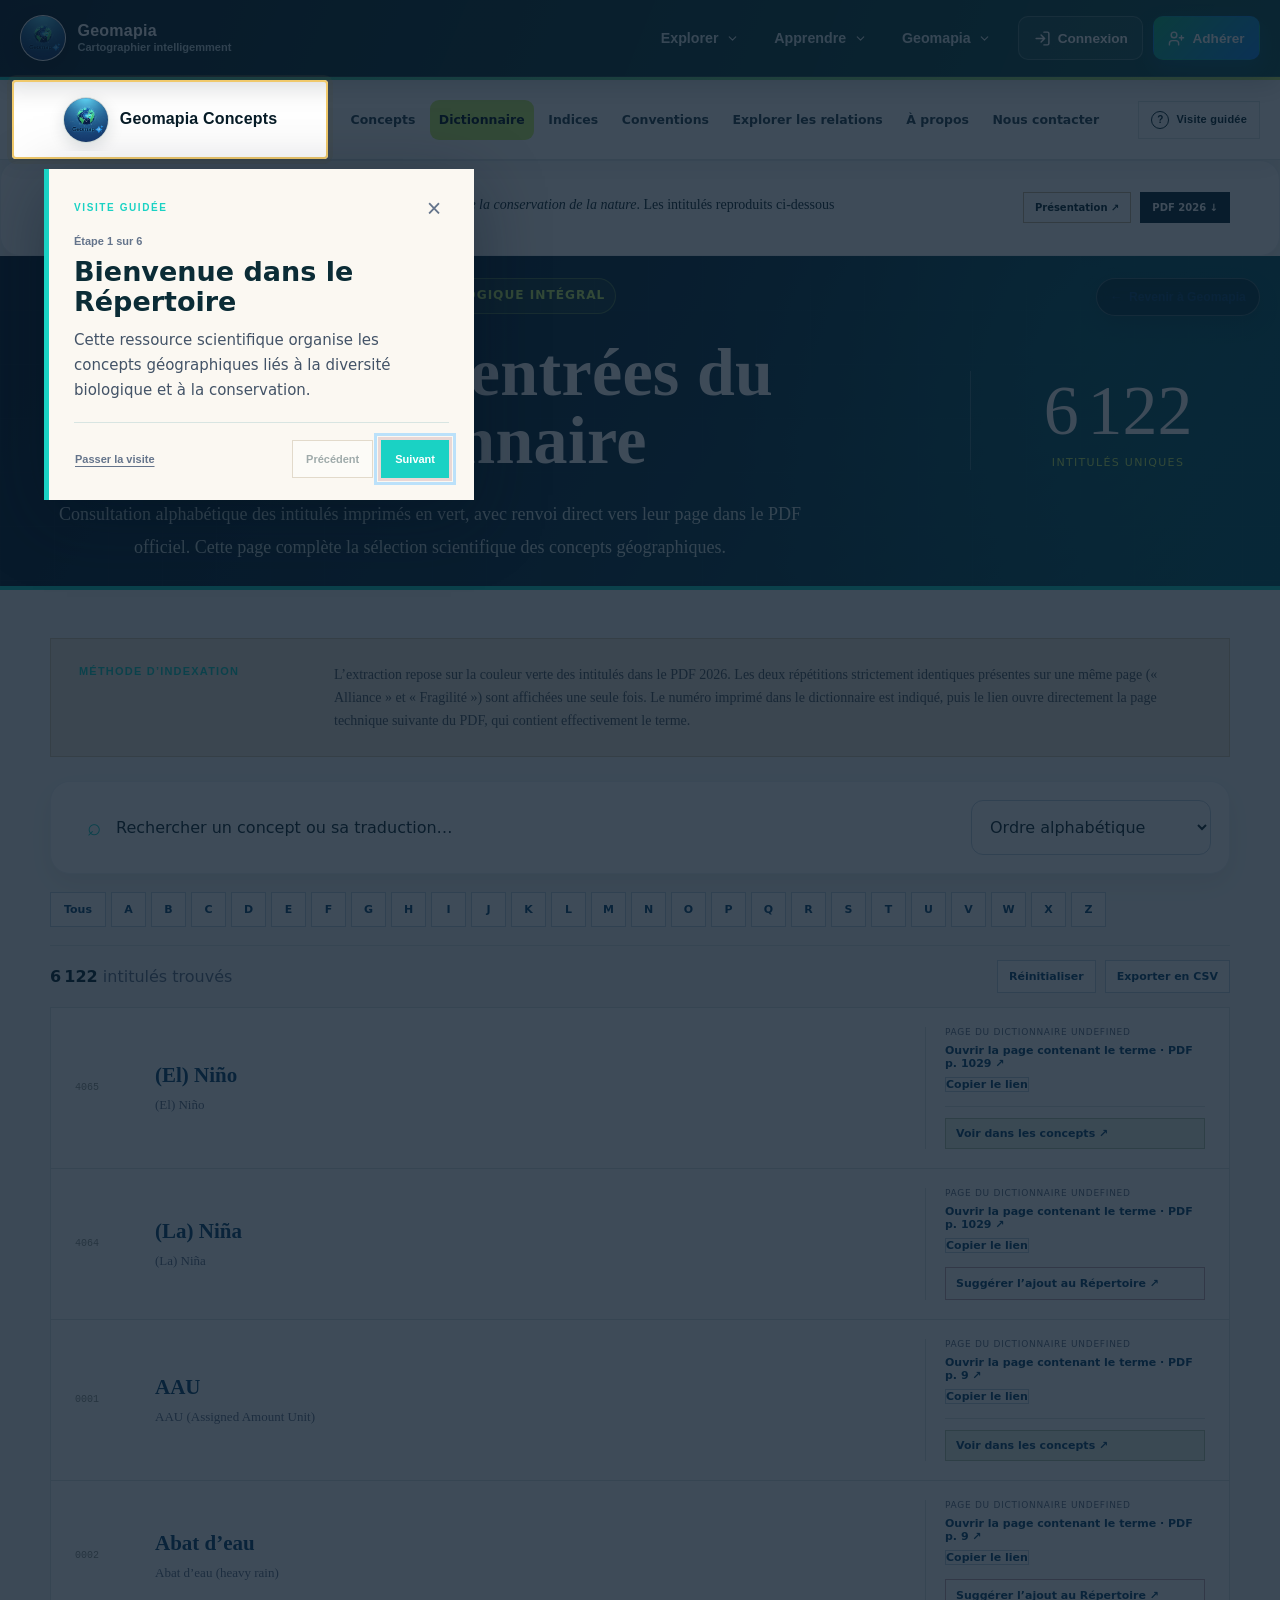
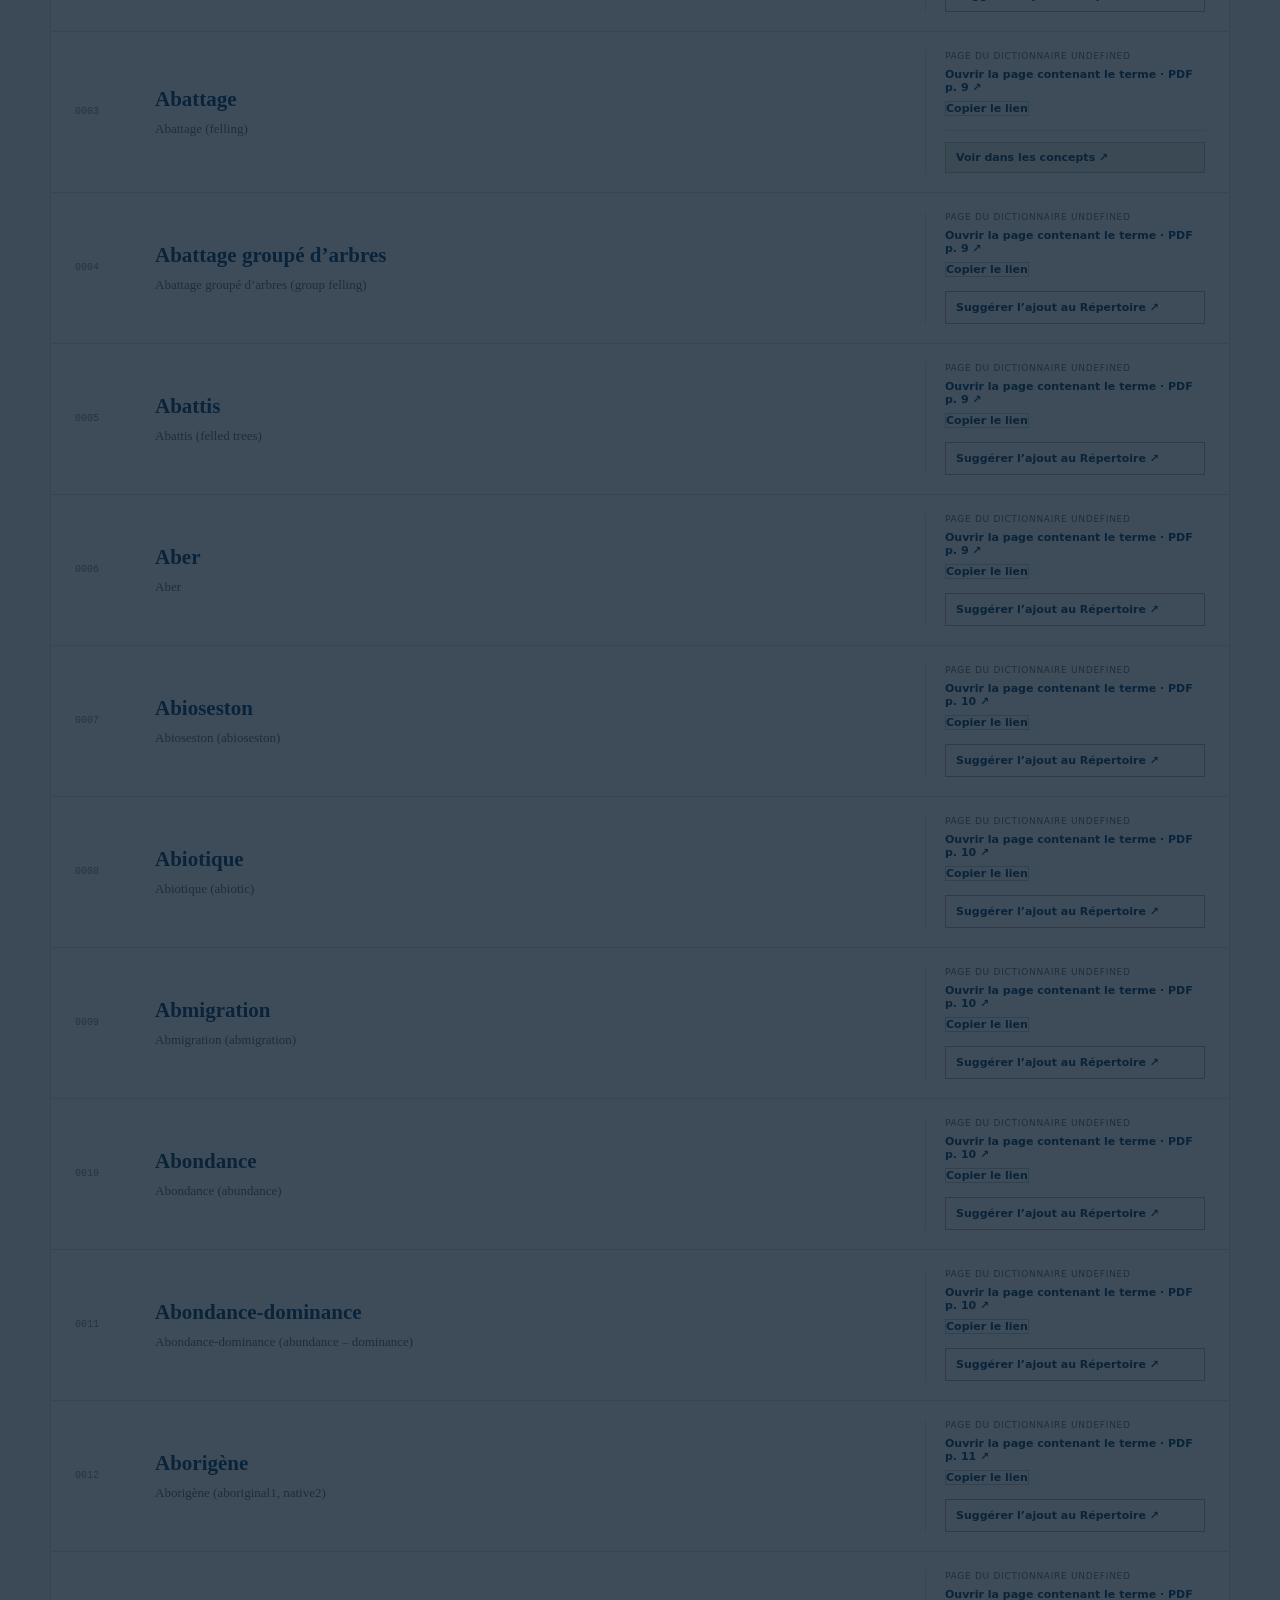
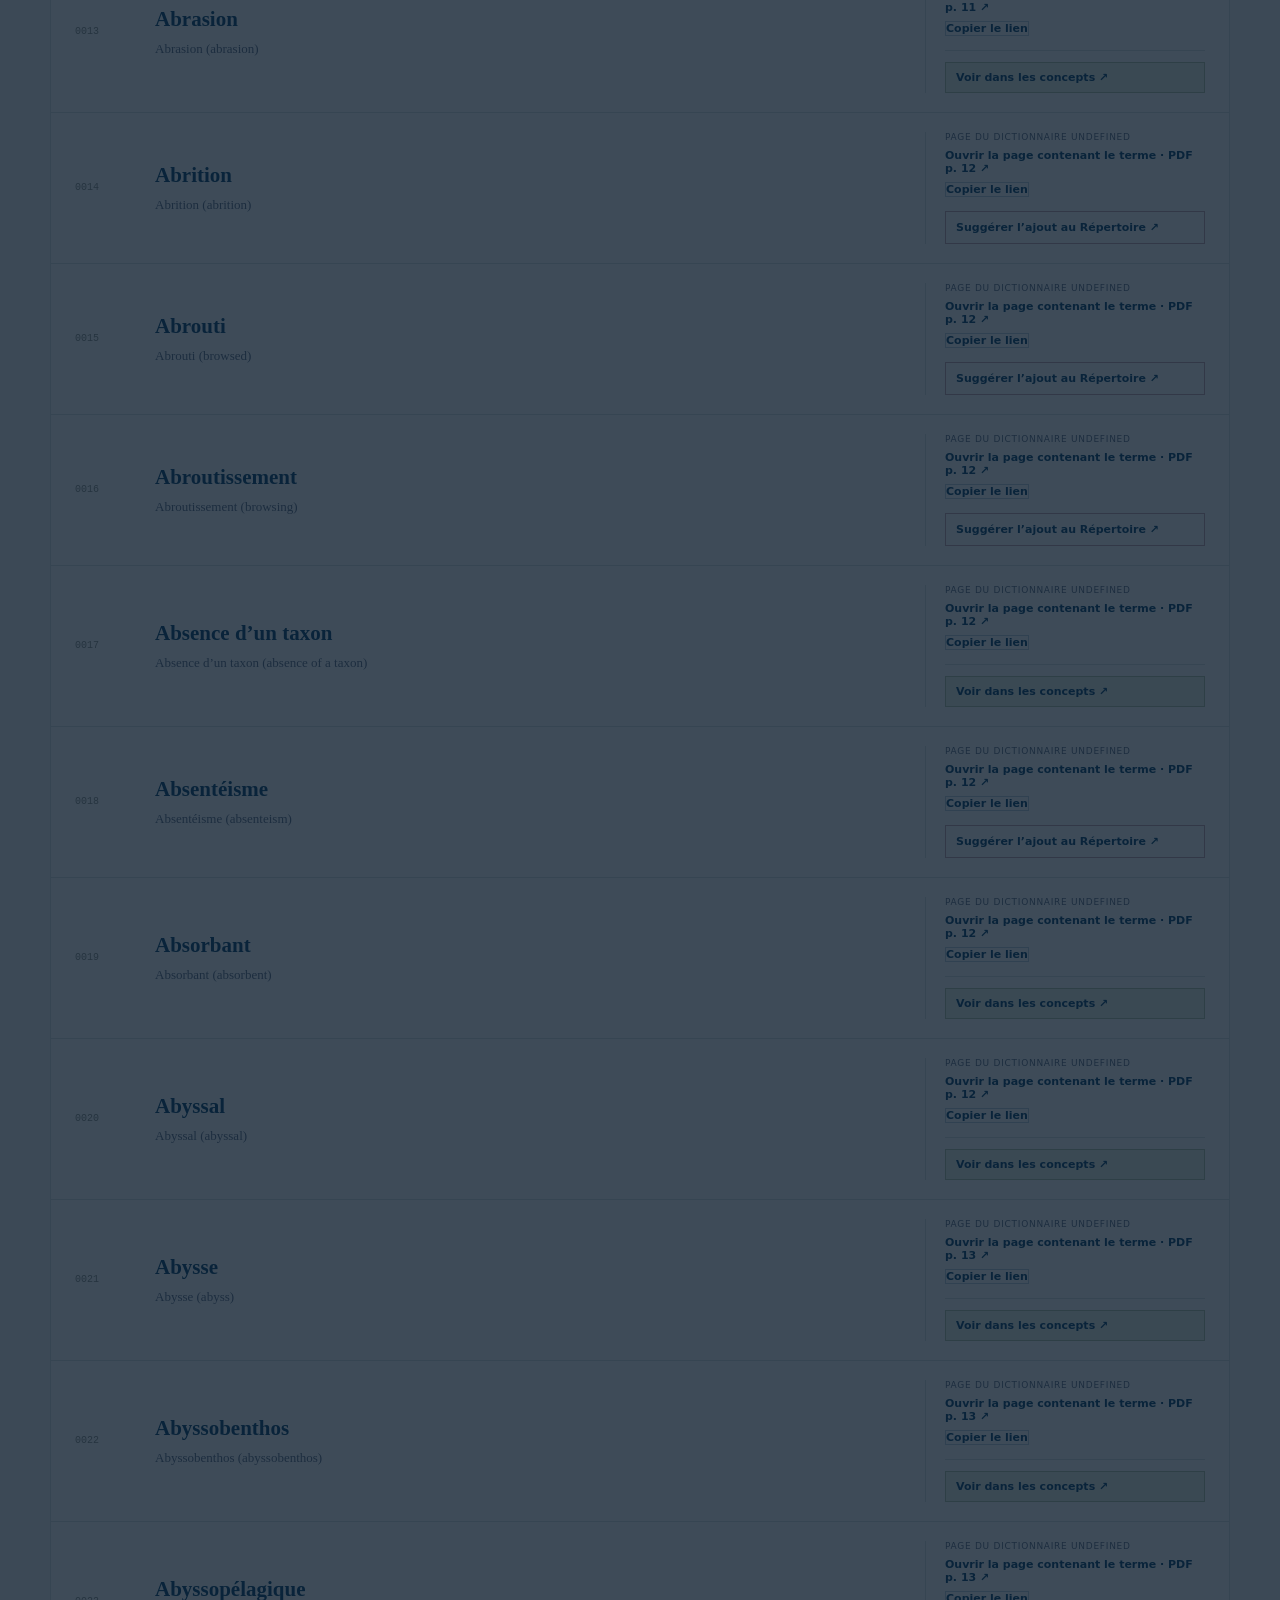
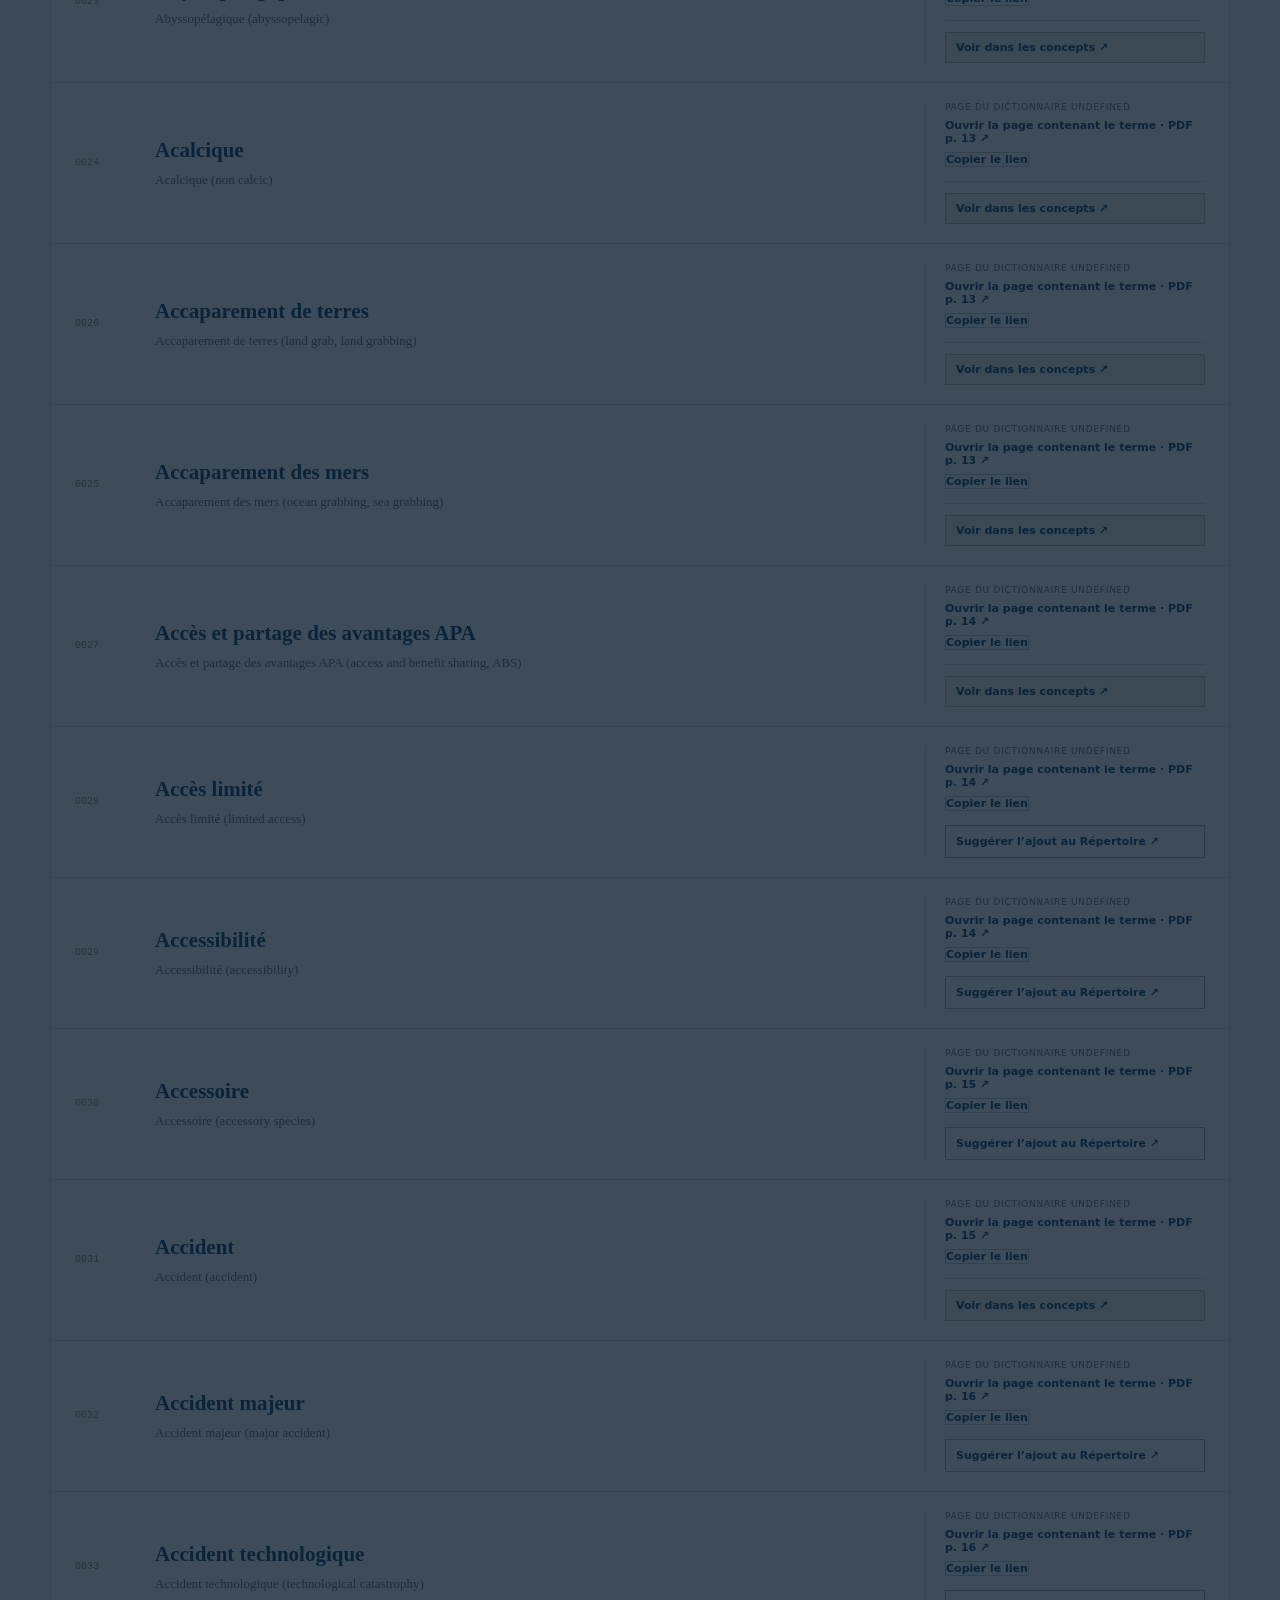
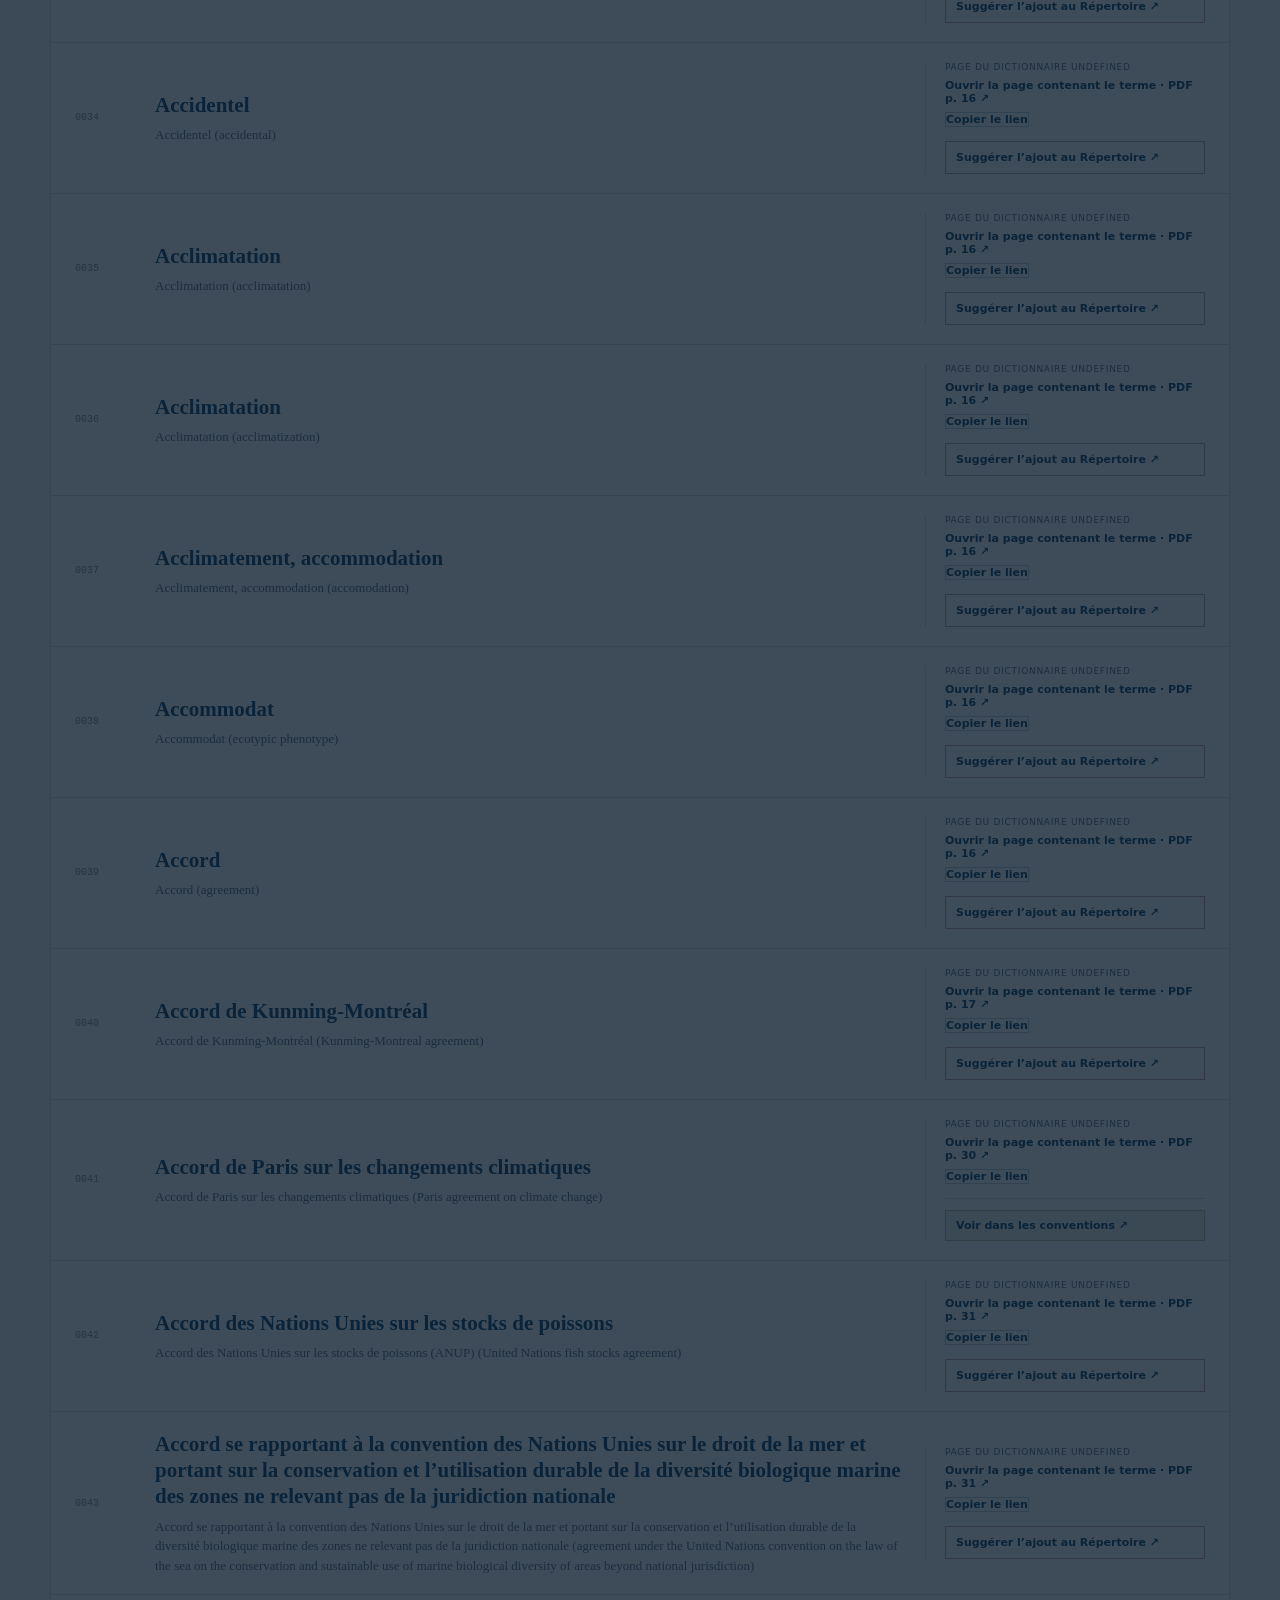
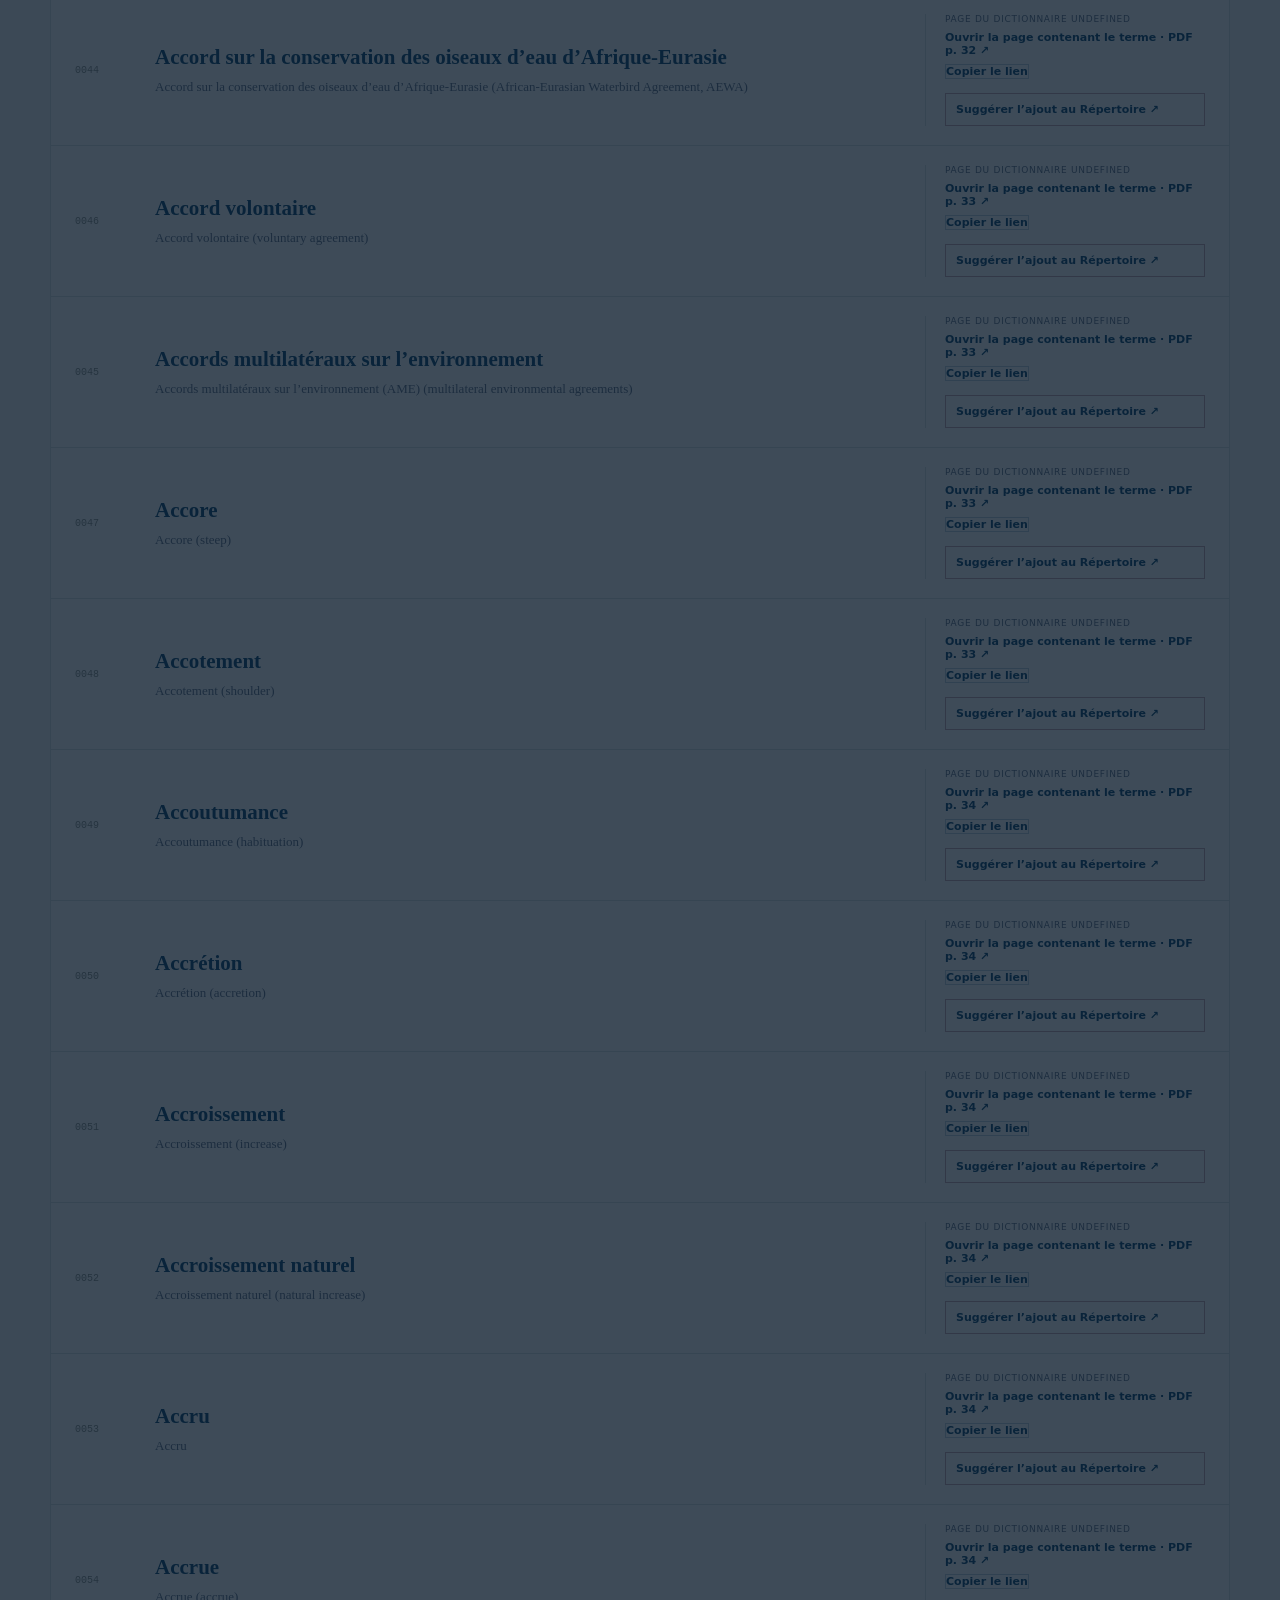
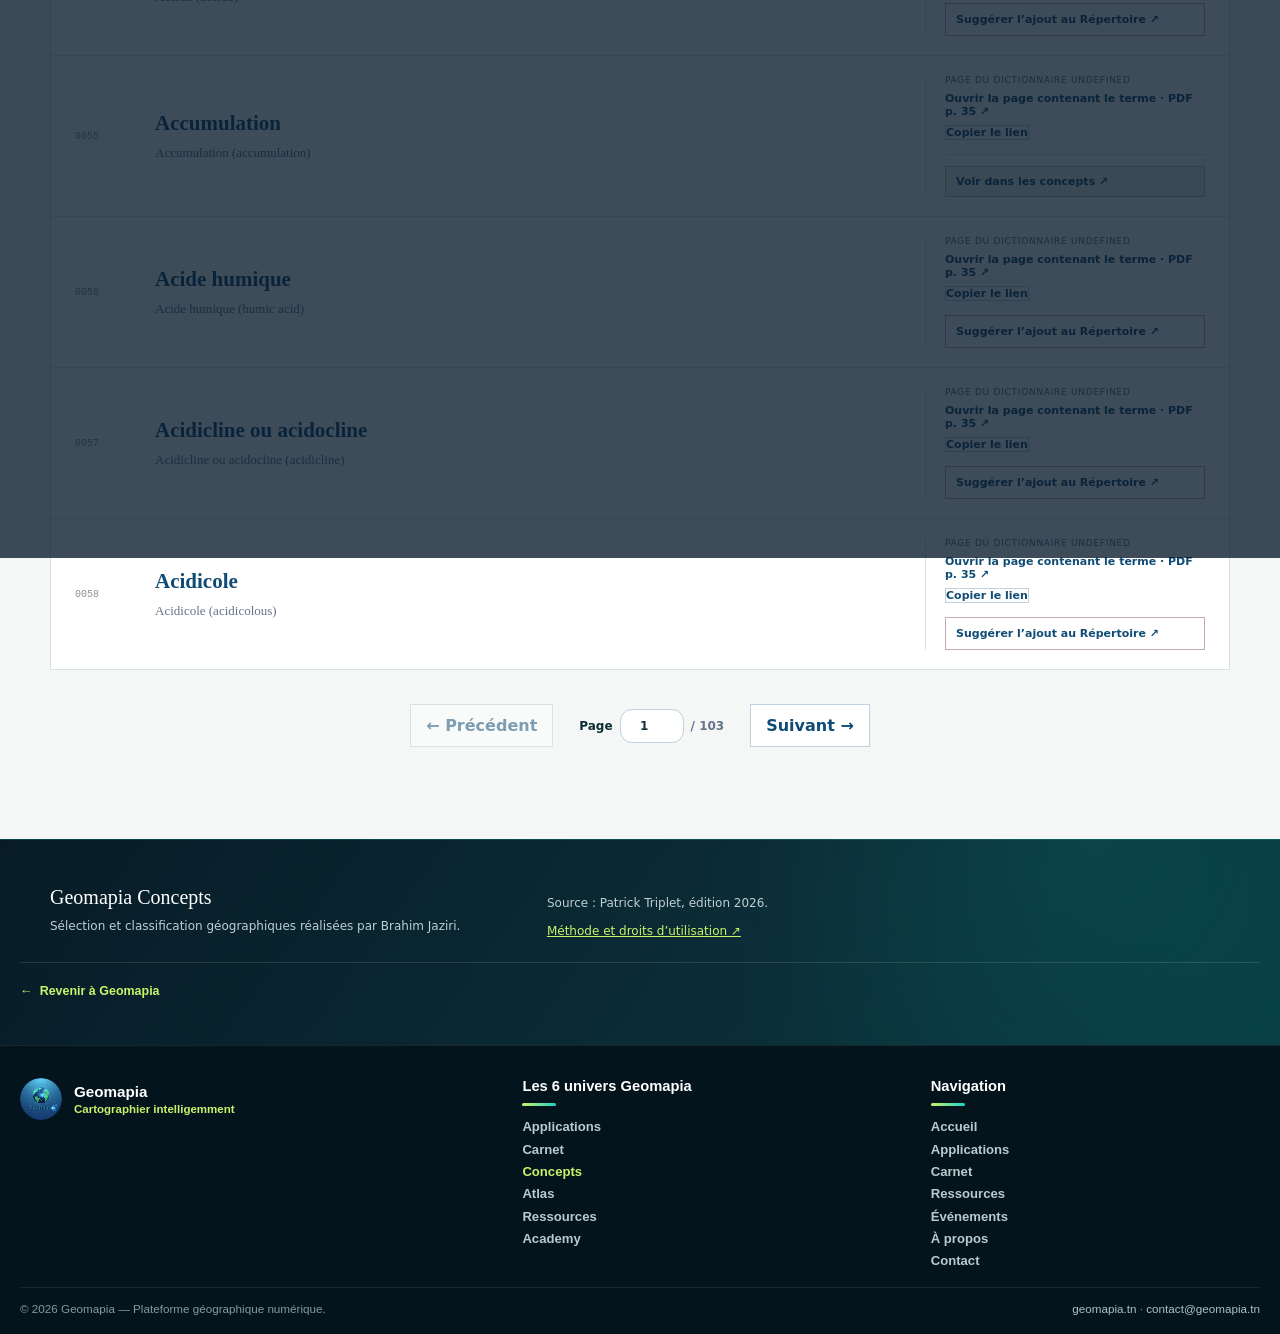
<file: dictionnaire.html>
<!doctype html>
<html lang="fr">
  <head>
    <meta charset="UTF-8" />
    <meta name="viewport" content="width=device-width, initial-scale=1.0" />
    <meta
      name="description"
      content="Index intégral des 6 122 intitulés verts du Dictionnaire encyclopédique de la diversité biologique et de la conservation de la nature, édition 2026."
    />
    <title>Index intégral du dictionnaire | Répertoire 2026</title>
    <link rel="stylesheet" href="./styles.css?v=20260805-coherence-2" />
    <script src="./suggestions-config.js?v=20260730-4"></script>
    <script src="./navigation.js?v=20260730-3" defer></script>
    <script src="./dictionnaire.js?v=20260801-4" defer></script>
    <script src="./analytics.js?v=20260730-1" defer></script>
    <script src="./tour.js?v=20260730-3" defer></script>
      <link rel="stylesheet" href="./geomapia-parent-shell.css?v=20260922-events-3" />
    <script src="./geomapia-parent-shell.js?v=20260922-events-3" defer></script>
  </head>
  <body>
    <header class="masthead">
      <div class="masthead-line"></div>
      <div class="shell nav">
        <a class="brand" href="./index.html" aria-label="Geomapia Concepts">
  <img class="brand-logo" src="./assets/logo-geomapia.png" alt="Logo Geomapia">
  <span class="brand-text">
    <strong>Geomapia Concepts</strong>
    <small>Répertoire des concepts géographiques</small>
  </span>
</a>
        <nav>
          <a href="./concepts.html">Concepts</a>
          <a class="active" href="./dictionnaire.html">Dictionnaire</a>
          <a href="./indices.html">Indices</a>
          <a href="./conventions.html">Conventions</a><a href="./relations.html">Explorer les relations</a>
          <a href="./apropos.html">À propos</a>
          <a href="./contact.html">Nous contacter</a>
        </nav>
      </div>
    </header>

    <aside class="source-banner">
      <div class="shell source-banner-inner">
        <div>
          <strong>Source intégrale · édition 2026</strong>
          <span>
            Patrick Triplet, <i>Dictionnaire encyclopédique de la diversité biologique et de la conservation de la nature</i>.
            Les intitulés reproduits ci-dessous correspondent aux entrées imprimées en vert.
          </span>
        </div>
        <div class="source-links">
          <a href="https://laccreteil.fr/spip.php?article551" target="_blank" rel="noreferrer">Présentation ↗</a>
          <a href="https://www.ffem.fr/sites/ffem/files/2026-03/dictionnaire_triplet_2026.pdf" target="_blank" rel="noreferrer">PDF 2026 ↓</a>
        </div>
      </div>
    </aside>

    <main class="dictionary-page">
      <section class="catalogue-hero dictionary-hero">
  <a class="gpc-back-link gpc-back-link--banner" href="https://geomapia.tn/" aria-label="Revenir au site principal Geomapia">
    <span aria-hidden="true">←</span> Revenir à Geomapia
  </a>
        <div class="shell catalogue-hero-grid">
          <div>
            <p class="eyebrow">Index terminologique intégral</p>
            <h1>Toutes les entrées du dictionnaire</h1>
            <p>
              Consultation alphabétique des intitulés imprimés en vert, avec renvoi direct vers leur page dans le PDF officiel.
              Cette page complète la sélection scientifique des concepts géographiques.
            </p>
          </div>
          <div class="catalogue-number">
            <strong id="dictionaryTotal">6 122</strong>
            <span>intitulés uniques</span>
          </div>
        </div>
      </section>

      <section class="dictionary-tools shell">
        <div class="classification-note">
          <strong>Méthode d’indexation</strong>
          <p>
            L’extraction repose sur la couleur verte des intitulés dans le PDF 2026. Les deux répétitions strictement identiques
            présentes sur une même page (« Alliance » et « Fragilité ») sont affichées une seule fois. Le numéro imprimé dans le
            dictionnaire est indiqué, puis le lien ouvre directement la page technique suivante du PDF, qui contient effectivement le terme.
          </p>
        </div>

        <div class="dictionary-search-panel">
          <label class="search-box">
            <span>⌕</span>
            <input id="dictionarySearch" type="search" placeholder="Rechercher un concept ou sa traduction…" />
          </label>
          <select id="dictionarySort" aria-label="Ordre d’affichage">
            <option value="alpha">Ordre alphabétique</option>
            <option value="page">Ordre du dictionnaire</option>
          </select>
        </div>

        <div id="alphabetFilter" class="alphabet-filter" aria-label="Filtrer par lettre"></div>

        <div class="tool-row dictionary-tool-row">
          <p><strong id="dictionaryCount">…</strong> intitulés trouvés</p>
          <button id="dictionaryReset" type="button">Réinitialiser</button>
          <button id="dictionaryExport" type="button">Exporter en CSV</button>
        </div>

        <div id="dictionaryList" class="dictionary-list" aria-live="polite"></div>
        <div id="dictionaryPagination" class="pagination dictionary-pagination">
          <button id="dictionaryPrevious" type="button">← Précédent</button>
          <label class="page-jump">Page <input id="dictionaryPageInput" type="number" min="1" value="1" inputmode="numeric" aria-label="Numéro de page souhaité" /> <span id="dictionaryPageTotal">/ 1</span></label>
          <button id="dictionaryNext" type="button">Suivant →</button>
        </div>
      </section>
    </main>

    <footer class="site-footer">
      <div class="shell">
        <div>
          <strong>Geomapia Concepts</strong>
          <p>Sélection et classification géographiques réalisées par Brahim Jaziri.</p>
        </div>
        <div>
          <p>Source : Patrick Triplet, édition 2026.</p>
          <p><a href="./apropos.html">Méthode et droits d’utilisation ↗</a></p>
        </div>
      </div>
    
  <div class="gpc-footer-back-wrap">
    <a class="gpc-footer-back" href="https://geomapia.tn/">
      <span aria-hidden="true">←</span> Revenir à Geomapia
    </a>
  </div>
</footer>
  </body>
</html>
</file>
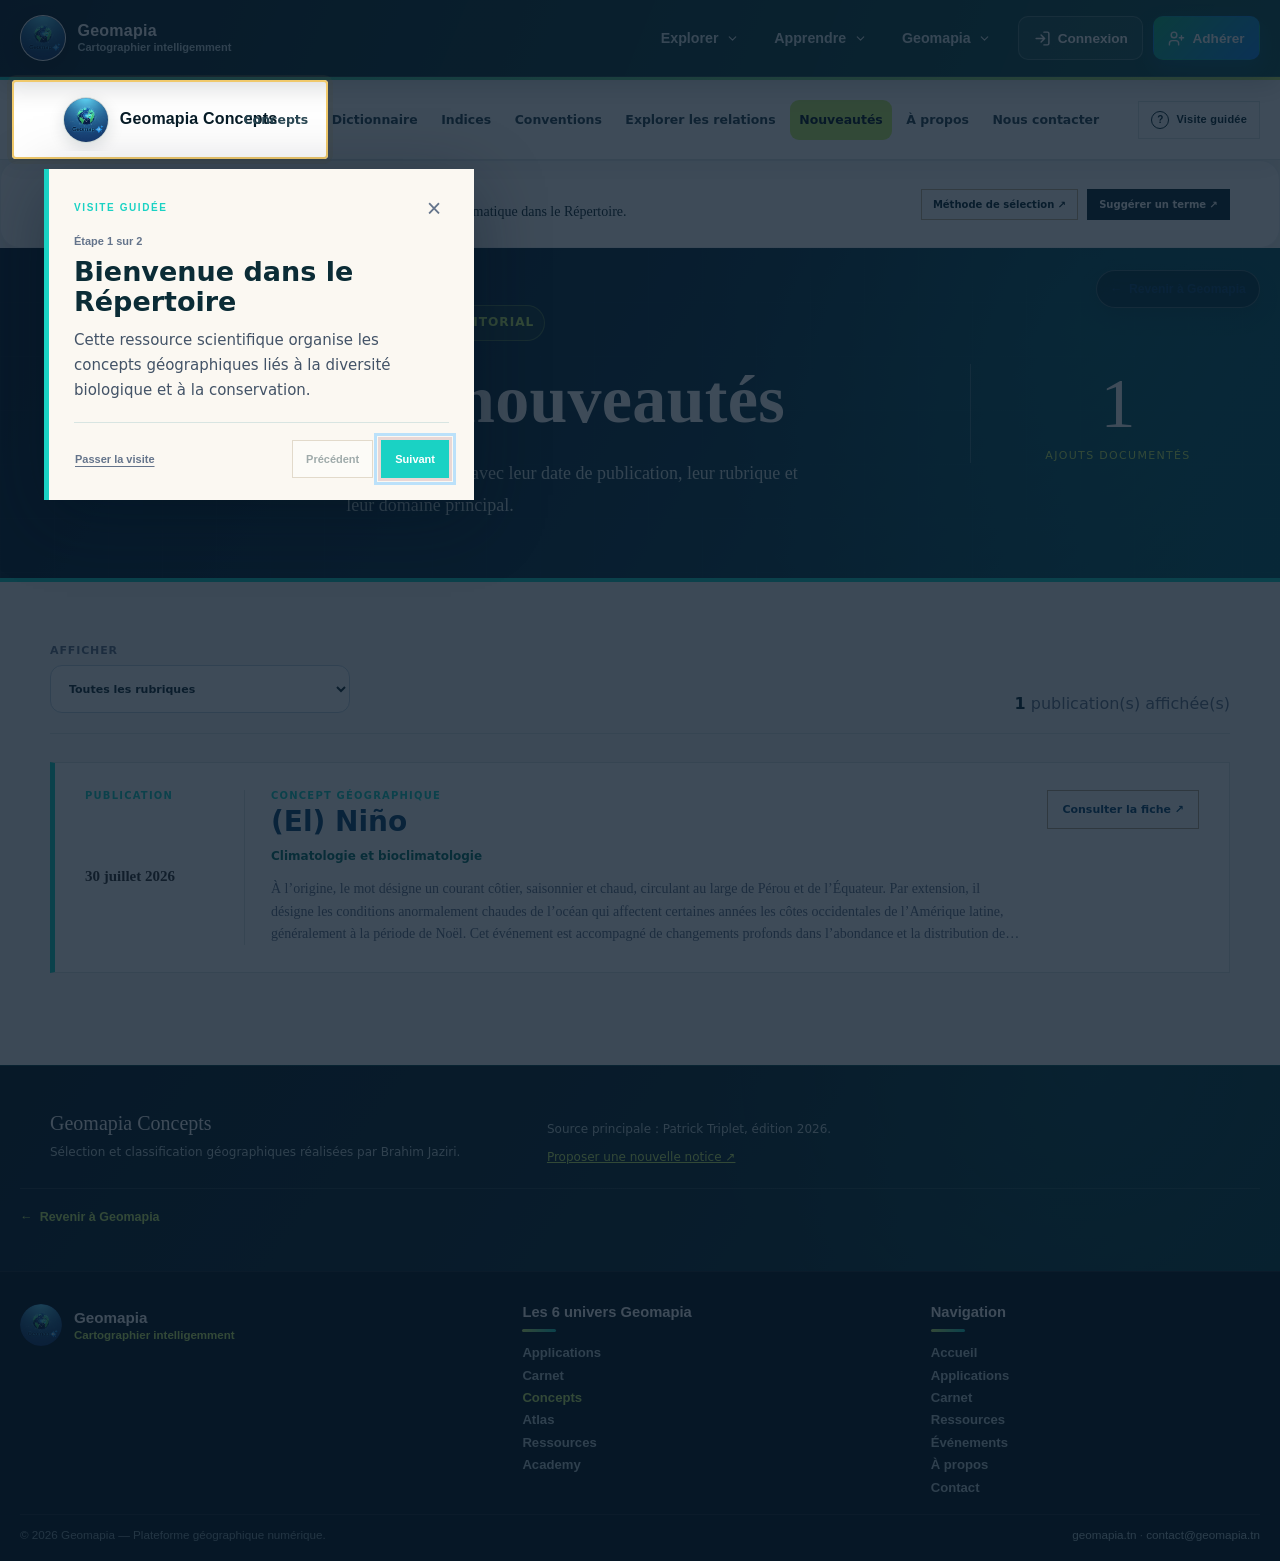
<file: nouveautes.html>
<!doctype html>
<html lang="fr">
  <head>
    <meta charset="UTF-8" />
    <meta name="viewport" content="width=device-width, initial-scale=1.0" />
    <meta
      name="description"
      content="Dernières notices validées et publiées dans le Geomapia Concepts."
    />
    <title>Nouveautés | Geomapia Concepts</title>
    <link rel="stylesheet" href="./styles.css?v=20260805-coherence-2" />
    <script src="./suggestions-config.js?v=20260730-4"></script>
    <script src="./navigation.js?v=20260730-2" defer></script>
    <script src="./nouveautes.js?v=20260730-1" defer></script>
    <script src="./analytics.js?v=20260730-1" defer></script>
    <script src="./tour.js?v=20260730-2" defer></script>
      <link rel="stylesheet" href="./geomapia-parent-shell.css?v=20260922-events-3" />
    <script src="./geomapia-parent-shell.js?v=20260922-events-3" defer></script>
  </head>
  <body>
    <header class="masthead">
      <div class="masthead-line"></div>
      <div class="shell nav">
        <a class="brand" href="./index.html" aria-label="Geomapia Concepts">
  <img class="brand-logo" src="./assets/logo-geomapia.png" alt="Logo Geomapia">
  <span class="brand-text">
    <strong>Geomapia Concepts</strong>
    <small>Répertoire des concepts géographiques</small>
  </span>
</a>
        <nav aria-label="Navigation principale">
          <a href="./concepts.html">Concepts</a>
          <a href="./dictionnaire.html">Dictionnaire</a>
          <a href="./indices.html">Indices</a>
          <a href="./conventions.html">Conventions</a><a href="./relations.html">Explorer les relations</a>
          <a class="active" aria-current="page" href="./nouveautes.html">Nouveautés</a>
          <a href="./apropos.html">À propos</a>
          <a href="./contact.html">Nous contacter</a>
        </nav>
      </div>
    </header>

    <aside class="source-banner">
      <div class="shell source-banner-inner">
        <div>
          <strong>Actualisation scientifique</strong>
          <span>
            Les notices apparaissent ici après validation scientifique et
            publication automatique dans le Répertoire.
          </span>
        </div>
        <div class="source-links">
          <a href="./apropos.html">Méthode de sélection ↗</a>
          <a href="./contact.html?type=suggestion">Suggérer un terme ↗</a>
        </div>
      </div>
    </aside>

    <main>
      <section class="catalogue-hero news-hero">
  <a class="gpc-back-link gpc-back-link--banner" href="https://geomapia.tn/" aria-label="Revenir au site principal Geomapia">
    <span aria-hidden="true">←</span> Revenir à Geomapia
  </a>
        <div class="shell catalogue-hero-grid">
          <div>
            <p class="eyebrow">Suivi éditorial</p>
            <h1>Dernières nouveautés</h1>
            <p>
              Notices récemment ajoutées après examen et validation, avec leur
              date de publication, leur rubrique et leur domaine principal.
            </p>
          </div>
          <div class="catalogue-number">
            <strong id="newsTotal">…</strong>
            <span>ajouts documentés</span>
          </div>
        </div>
      </section>

      <section class="news-content shell">
        <div class="news-toolbar">
          <label>
            Afficher
            <select id="newsType">
              <option value="">Toutes les rubriques</option>
              <option value="Concept géographique">Concepts géographiques</option>
              <option value="Indice ou indicateur">Indices et indicateurs</option>
              <option value="Convention, traité ou accord">Conventions et traités</option>
            </select>
          </label>
          <p><strong id="newsCount">…</strong> publication(s) affichée(s)</p>
        </div>
        <div id="newsList" class="news-list" aria-live="polite"></div>
      </section>
    </main>

    <footer class="site-footer">
      <div class="shell">
        <div>
          <strong>Geomapia Concepts</strong>
          <p>Sélection et classification géographiques réalisées par Brahim Jaziri.</p>
        </div>
        <div>
          <p>Source principale : Patrick Triplet, édition 2026.</p>
          <p><a href="./contact.html?type=suggestion">Proposer une nouvelle notice ↗</a></p>
        </div>
      </div>
    
  <div class="gpc-footer-back-wrap">
    <a class="gpc-footer-back" href="https://geomapia.tn/">
      <span aria-hidden="true">←</span> Revenir à Geomapia
    </a>
  </div>
</footer>
  </body>
</html>
</file>
<file: styles.css>
@font-face {
  font-family: "Emirates Bold";
  src: local("Emirates Bold"), local("Emirates-Bold"), url("./assets/fonts/EMIRATES-BOLD.TTF") format("truetype");
  font-display: swap;
  font-weight: 700;
  font-style: normal;
}

:root {
  --ink: #17283b;
  --navy: #19324c;
  --navy-deep: #102337;
  --burgundy: #8b2e3f;
  --paper: #f4f0e7;
  --cream: #fbf9f4;
  --line: #d7d0c3;
  --muted: #68727d;
  --green: #52623b;
  --sans: "Inter", "Segoe UI", Arial, sans-serif;
}

* { box-sizing: border-box; }
[hidden] { display: none !important; }
html { scroll-behavior: smooth; }
body {
  margin: 0;
  background: var(--cream);
  color: var(--ink);
  font-family: "Inter", "Segoe UI", Arial, sans-serif;
}
button, input, select, textarea { font: inherit; }
button, a { -webkit-tap-highlight-color: transparent; }
.shell { width: min(1180px, calc(100% - 48px)); margin-inline: auto; }

.masthead {
  position: sticky;
  top: 0;
  z-index: 30;
  background: rgba(251, 249, 244, .96);
  border-bottom: 1px solid var(--line);
  backdrop-filter: blur(16px);
}
.masthead-line { height: 4px; background: linear-gradient(90deg, var(--burgundy) 0 18%, var(--navy) 18%); }
.nav { height: 82px; display: flex; align-items: center; gap: 38px; }
.brand { display: flex; align-items: center; gap: 13px; color: var(--ink); text-decoration: none; margin-inline-end: auto; }
.brand-mark {
  width: 42px; height: 42px; border: 1px solid var(--navy); display: grid; place-items: center;
  color: var(--navy); font-family: Georgia, serif; font-weight: 700; letter-spacing: -.04em;
}
.brand span:last-child { display: flex; flex-direction: column; }
.brand strong { font-family: Georgia, "Times New Roman", serif; font-size: 17px; }
.brand small { margin-top: 3px; color: var(--muted); font-size: 10px; letter-spacing: .08em; text-transform: uppercase; }
.nav nav { display: flex; align-items: center; gap: 28px; }
.nav nav a { color: var(--ink); text-decoration: none; font-size: 13px; font-weight: 650; }
.nav nav a:hover { color: var(--burgundy); }
.nav nav a.active { color: var(--burgundy); border-bottom: 2px solid var(--burgundy); padding-bottom: 7px; }
.author-credit {
  padding-left: 22px;
  border-left: 1px solid var(--line);
  color: var(--muted);
  font: 12px Georgia, serif;
  white-space: nowrap;
  text-decoration: none;
}
.author-credit strong { color: var(--burgundy); font-weight: 700; }
.author-credit:hover strong { text-decoration: underline; }

.source-banner {
  background: #efe7d8;
  border-bottom: 1px solid #d6c8af;
  color: var(--ink);
}
.source-banner-inner {
  min-height: 86px;
  display: flex;
  align-items: center;
  justify-content: space-between;
  gap: 34px;
  padding-block: 17px;
}
.source-banner-inner > div:first-child { display: grid; gap: 5px; max-width: 790px; }
.source-banner strong {
  color: var(--burgundy);
  font-size: 10px;
  letter-spacing: .14em;
  text-transform: uppercase;
}
.source-banner span { font: 14px/1.55 Georgia, "Times New Roman", serif; }
.source-links { display: flex; align-items: center; gap: 9px; flex: 0 0 auto; }
.source-links a {
  border: 1px solid #c7b797;
  color: var(--navy);
  padding: 9px 11px;
  font-size: 10px;
  font-weight: 750;
  text-decoration: none;
}
.source-links a:last-child { background: var(--navy); border-color: var(--navy); color: white; }
.source-links a:hover { border-color: var(--burgundy); }

.hero {
  position: relative;
  overflow: hidden;
  background:
    linear-gradient(rgba(25,50,76,.96), rgba(25,50,76,.96)),
    repeating-linear-gradient(0deg, transparent, transparent 36px, rgba(255,255,255,.1) 37px);
  color: white;
}
.hero::before {
  content: ""; position: absolute; width: 540px; height: 540px; border: 1px solid rgba(255,255,255,.12);
  border-radius: 50%; right: -160px; top: -240px; box-shadow: 0 0 0 70px rgba(255,255,255,.025), 0 0 0 140px rgba(255,255,255,.02);
}
.hero-grid { min-height: 515px; display: grid; grid-template-columns: 1.45fr .55fr; align-items: center; gap: 100px; position: relative; }
.eyebrow { margin: 0 0 24px; color: #dbc6a5; font-size: 12px; font-weight: 700; letter-spacing: .22em; text-transform: uppercase; }
.hero h1 {
  max-width: 820px; margin: 0; font-family: Georgia, "Times New Roman", serif; font-size: clamp(48px, 6vw, 78px);
  line-height: .98; font-weight: 500; letter-spacing: -.045em;
}
.hero-subtitle { max-width: 720px; margin: 28px 0 34px; font-family: Georgia, serif; font-size: 21px; line-height: 1.65; color: #dbe3ea; }
.primary-button {
  display: inline-flex; gap: 20px; align-items: center; background: var(--burgundy); color: white; text-decoration: none;
  padding: 15px 20px; font-size: 13px; font-weight: 700; letter-spacing: .04em; transition: transform .2s, background .2s;
}
.primary-button:hover { transform: translateY(-2px); background: #a0394c; }
.hero-register { border-left: 1px solid rgba(255,255,255,.28); padding-left: 34px; position: relative; }
.hero-register > p { margin: 0; color: #dbc6a5; font-size: 11px; font-weight: 700; letter-spacing: .18em; text-transform: uppercase; }
.register-number { font-family: Georgia, serif; font-size: 72px; line-height: 1; margin-top: 18px; }
.register-rule { width: 50px; height: 3px; background: var(--burgundy); margin: 22px 0; }
.hero-register > span { display: block; color: #dbe3ea; font-family: Georgia, serif; line-height: 1.6; }
.coordinates { margin-top: 54px; color: rgba(255,255,255,.45); font: 11px monospace; letter-spacing: .1em; }

.portal-section {
  position: relative;
  margin-block: 64px 22px;
  padding: 58px;
  overflow: hidden;
  background:
    linear-gradient(135deg, rgba(255,255,255,.72), rgba(239,231,216,.92)),
    repeating-linear-gradient(90deg, transparent 0 79px, rgba(25,50,76,.035) 80px);
  border: 1px solid #d5c9b5;
  box-shadow: 0 24px 60px rgba(25,50,76,.08);
}
.portal-section::after {
  content: "AG";
  position: absolute;
  right: -30px;
  top: -65px;
  color: rgba(25,50,76,.035);
  font: 230px Georgia, serif;
  pointer-events: none;
}
.portal-heading { position: relative; max-width: 980px; margin-bottom: 42px; z-index: 1; }
.portal-heading .section-index { display: block; margin-bottom: 16px; letter-spacing: .12em; }
.portal-heading h2 {
  max-width: 940px;
  margin: 0;
  color: var(--navy-deep);
  font: 500 clamp(36px, 4.7vw, 58px)/1.08 Georgia, "Times New Roman", serif;
  letter-spacing: -.035em;
}
.portal-heading h2 i { color: var(--burgundy); font-weight: 500; }
.portal-heading > p {
  max-width: 760px;
  margin: 22px 0 0;
  color: #58636c;
  font: 17px/1.7 Georgia, serif;
}
.portal-grid { position: relative; display: grid; grid-template-columns: repeat(4, 1fr); gap: 14px; z-index: 1; }
.portal-grid a {
  position: relative;
  min-height: 270px;
  display: flex;
  flex-direction: column;
  padding: 30px;
  overflow: hidden;
  border: 1px solid #2d455d;
  background: var(--navy-deep);
  color: white;
  text-decoration: none;
  transition: transform .2s, box-shadow .2s, border-color .2s;
}
.portal-grid a:nth-child(2) { background: #3f4934; border-color: #5d6c4e; }
.portal-grid a:nth-child(3) { background: #254a4a; border-color: #3d6a68; }
.portal-grid a:nth-child(4) { background: #4b3547; border-color: #6a4c65; }
.portal-grid a::before {
  content: "";
  position: absolute;
  right: -45px;
  bottom: -45px;
  width: 155px;
  height: 155px;
  border: 1px solid rgba(255,255,255,.12);
  border-radius: 50%;
}
.portal-grid a::after {
  content: "↗";
  position: absolute;
  right: 25px;
  top: 24px;
  color: #dbc6a5;
  font-size: 21px;
}
.portal-grid a:hover { transform: translateY(-6px); border-color: #dbc6a5; box-shadow: 0 20px 42px rgba(25,50,76,.23); }
.portal-grid span { color: #dbc6a5; font: 10px monospace; letter-spacing: .1em; }
.portal-grid strong { max-width: 260px; margin-top: 33px; color: white; font: 500 28px/1.12 Georgia, serif; }
.portal-grid em { margin-top: 10px; color: #dbc6a5; font-size: 10px; font-style: normal; font-weight: 750; text-transform: uppercase; letter-spacing: .08em; }
.portal-grid p { max-width: 280px; margin: auto 0 0; color: #c8d2dc; font: 14px/1.6 Georgia, serif; }
.selection-credit { position: relative; margin: 25px 0 0; color: var(--muted); font: 13px Georgia, serif; text-align: right; z-index: 1; }
.selection-credit a { color: var(--burgundy); }

.overview-section { padding: 94px 0 108px; }
.section-heading { display: grid; grid-template-columns: 1fr 1fr; align-items: end; gap: 70px; margin-bottom: 48px; }
.section-heading > div { display: flex; align-items: baseline; gap: 18px; }
.section-index { color: var(--burgundy); font: 700 12px monospace; }
.section-heading h2 { margin: 0; font: 500 clamp(32px, 4vw, 48px) Georgia, serif; letter-spacing: -.025em; }
.section-heading > p { margin: 0; color: var(--muted); line-height: 1.75; font-family: Georgia, serif; font-size: 17px; }
.metric-grid { display: grid; grid-template-columns: repeat(4, 1fr); border: 1px solid var(--line); margin-bottom: 34px; }
.metric { padding: 28px; background: var(--paper); border-right: 1px solid var(--line); }
.metric:last-child { border: 0; }
.metric strong { display: block; color: var(--navy); font: 500 38px Georgia, serif; }
.metric span { display: block; margin-top: 7px; color: var(--muted); font-size: 12px; text-transform: uppercase; letter-spacing: .08em; }
.analysis-grid { display: grid; grid-template-columns: 1.55fr .75fr; gap: 28px; }
.chart-card, .method-card { border: 1px solid var(--line); background: white; padding: 32px; }
.card-title-row { display: flex; justify-content: space-between; align-items: center; border-bottom: 1px solid var(--line); padding-bottom: 17px; margin-bottom: 25px; }
.card-title-row h3, .method-card h3 { margin: 0; font: 500 24px Georgia, serif; }
.card-title-row span { color: var(--muted); font: 11px monospace; }
.bars { display: grid; gap: 14px; }
.bar-label { display: flex; justify-content: space-between; gap: 18px; margin-bottom: 6px; font-size: 12px; }
.bar-label span { color: #3f4b55; }
.bar-label strong { color: var(--navy); }
.bar-track { height: 7px; background: #ebe7de; overflow: hidden; }
.bar-fill { height: 100%; transform-origin: left; animation: grow .8s ease both; }
@keyframes grow { from { transform: scaleX(0); } }
.method-card { background: var(--navy); color: white; position: relative; overflow: hidden; }
.method-card::after { content: "φ"; position: absolute; right: -12px; bottom: -55px; font: 190px Georgia, serif; color: rgba(255,255,255,.035); }
.method-label { color: #dbc6a5; font-size: 10px; letter-spacing: .18em; text-transform: uppercase; }
.method-card h3 { margin: 14px 0 18px; max-width: 300px; }
.method-card > p { color: #d0dae3; line-height: 1.75; font: 15px Georgia, serif; }
.method-card small { display: block; color: #aab8c6; line-height: 1.5; border-top: 1px solid rgba(255,255,255,.18); padding-top: 18px; }
.relevance-figure { display: flex; align-items: center; gap: 22px; margin: 28px 0; }
.donut { width: 76px; height: 76px; flex: 0 0 auto; border-radius: 50%; background: conic-gradient(#dbc6a5 0 49.25%, var(--burgundy) 49.25% 100%); position: relative; }
.donut::after { content: ""; position: absolute; inset: 16px; background: var(--navy); border-radius: 50%; }
.relevance-figure p { margin: 7px 0; font-size: 11px; color: #dbe3ea; }
.dot { width: 8px; height: 8px; display: inline-block; margin-right: 8px; background: #dbc6a5; }
.dot.inter { background: var(--burgundy); }

.directory-section { padding: 96px 0; background: var(--navy-deep); color: white; }
.light-heading .section-index { color: #dbc6a5; }
.light-heading > p { color: #abb8c4; }
.filters { display: grid; grid-template-columns: minmax(300px, 1fr) repeat(3, minmax(180px, .55fr)); gap: 12px; margin-bottom: 24px; }
.search-box { height: 55px; display: flex; align-items: center; gap: 13px; background: white; color: var(--ink); padding: 0 18px; }
.search-box span { color: var(--burgundy); font-size: 24px; }
.search-box input { width: 100%; border: 0; outline: 0; background: transparent; color: var(--ink) !important; caret-color: var(--burgundy); -webkit-text-fill-color: var(--ink); opacity: 1; }
.search-box input::placeholder { color: #7b6f68; opacity: 1; }
.filters select { border: 1px solid #536374; background: #1b3249; color: white; padding: 0 16px; outline: none; }
.filters select:focus { border-color: #dbc6a5; }
.results-line { min-height: 42px; display: flex; gap: 8px; align-items: center; color: #aab8c6; font-size: 13px; border-bottom: 1px solid #405166; margin-bottom: 30px; }
.results-line strong { color: white; }
.results-line button { margin-inline-start: auto; border: 0; background: none; color: #dbc6a5; cursor: pointer; text-decoration: underline; }
.concept-grid { display: grid; grid-template-columns: repeat(3, 1fr); gap: 1px; background: #425468; border: 1px solid #425468; }
.concept-card {
  min-height: 310px; padding: 25px; position: relative; background: #f8f5ee; color: var(--ink); cursor: pointer;
  display: flex; flex-direction: column; transition: transform .2s, background .2s; overflow: hidden;
}
.concept-card:hover, .concept-card:focus { z-index: 2; outline: 0; background: white; transform: translateY(-4px); box-shadow: 0 18px 40px rgba(0,0,0,.22); }
.concept-meta { display: flex; justify-content: space-between; gap: 12px; align-items: flex-start; min-height: 37px; }
.concept-meta > span { color: var(--burgundy); font-size: 10px; font-weight: 750; letter-spacing: .04em; text-transform: uppercase; max-width: 62%; }
.concept-meta em { font-style: normal; font-size: 9px; color: #80693d; background: #eee5cc; padding: 4px 6px; }
.concept-meta em.central { color: #42542d; background: #dfe7d2; }
.concept-card h3 { margin: 19px 0 13px; font: 500 25px/1.15 Georgia, serif; padding-right: 25px; }
.concept-card > p { margin: 0; color: #59636c; font: 14px/1.65 Georgia, serif; display: -webkit-box; -webkit-line-clamp: 5; -webkit-box-orient: vertical; overflow: hidden; }
.concept-card footer { display: flex; justify-content: space-between; align-items: center; margin-top: auto; padding-top: 22px; color: #7c858d; font-size: 10px; border-top: 1px solid var(--line); }
.concept-card footer button { border: 0; background: none; padding: 0; color: var(--navy); cursor: pointer; font-weight: 700; }
.card-actions { display: flex; align-items: center; gap: 13px; }
.card-actions button:first-child {
  padding: 6px 8px;
  border: 1px solid #b9ad99;
  color: var(--burgundy);
}
.card-actions button:first-child:hover { border-color: var(--burgundy); }
.card-number { position: absolute; right: 18px; top: 63px; color: #c9c1b4; font: 9px monospace; }
.pagination { display: flex; align-items: center; justify-content: center; gap: 26px; margin-top: 34px; }
.pagination button, .empty-state button { border: 1px solid #536374; background: #fff; color: var(--navy); padding: 11px 15px; cursor: pointer; font-weight: 700; }
.pagination button:hover:not(:disabled) { background: var(--navy); color: #fff; }
.pagination button:disabled { opacity: .52; color: #6f7780; background: #eee9df; cursor: not-allowed; }
.pagination span { color: var(--muted); font-size: 12px; }
.page-jump { display: inline-flex; align-items: center; gap: 7px; color: var(--navy); font-size: 12px; font-weight: 700; }
.page-jump input { width: 64px; border: 1px solid #b9ad99; background: #fff; color: var(--navy); padding: 9px 7px; text-align: center; font-weight: 700; }
.page-jump input:focus { outline: 2px solid rgba(139,46,63,.25); border-color: var(--burgundy); }
.special-notice mark { background: #f3ddb0; color: inherit; padding: 0 .08em; }
.empty-state { padding: 70px; text-align: center; border: 1px solid #425468; }
.empty-state h3 { font: 24px Georgia, serif; }

.authors-section {
  padding: 96px 0 104px;
  background: #ebe5d9;
  border-top: 1px solid var(--line);
}
.profile-grid {
  display: grid;
  grid-template-columns: 1.25fr .75fr;
  gap: 28px;
}
.profile-card {
  position: relative;
  min-height: 390px;
  padding: 38px;
  border: 1px solid var(--line);
  background: var(--cream);
}
.profile-card::before {
  content: "";
  position: absolute;
  inset: 0 auto 0 0;
  width: 5px;
  background: var(--burgundy);
}
.profile-card.atlas-author::before { background: var(--navy); }
.profile-role {
  color: var(--burgundy);
  font-size: 10px;
  font-weight: 750;
  letter-spacing: .14em;
  text-transform: uppercase;
}
.atlas-author .profile-role { color: var(--navy); }
.profile-card h3 {
  margin: 15px 0 22px;
  color: var(--navy);
  font: 500 34px Georgia, "Times New Roman", serif;
}
.profile-card p {
  color: #4f5b65;
  font: 15px/1.8 Georgia, "Times New Roman", serif;
}
.profile-links {
  display: flex;
  flex-wrap: wrap;
  gap: 9px;
  margin-top: 25px;
  padding-top: 21px;
  border-top: 1px solid var(--line);
}
.profile-links a {
  padding: 9px 11px;
  border: 1px solid #c7b797;
  color: var(--navy);
  font-size: 10px;
  font-weight: 750;
  text-decoration: none;
}
.profile-links a:hover { border-color: var(--burgundy); color: var(--burgundy); }

/* Pages documentaires spécialisées */
.catalogue-page { min-height: 70vh; }
.catalogue-hero {
  background: var(--navy);
  color: white;
  border-bottom: 5px solid var(--burgundy);
}
.indicator-hero { background: #254a4a; }
.convention-hero { background: #4b3547; }
.dictionary-hero { background: #284532; }
.catalogue-hero-grid {
  min-height: 330px;
  display: grid;
  grid-template-columns: 1fr 260px;
  align-items: center;
  gap: 80px;
}
.catalogue-hero h1, .about-hero h1 {
  margin: 0;
  font: 500 clamp(44px, 6vw, 68px)/1 Georgia, "Times New Roman", serif;
  letter-spacing: -.04em;
}
.catalogue-hero p:not(.eyebrow), .about-hero p:not(.eyebrow) {
  max-width: 760px;
  margin: 24px 0 0;
  color: #d8e0e6;
  font: 18px/1.65 Georgia, serif;
}
.catalogue-number {
  padding-left: 35px;
  border-left: 1px solid rgba(255,255,255,.3);
}
.catalogue-number strong { display: block; font: 500 70px Georgia, serif; }
.catalogue-number span { color: #dbc6a5; font-size: 11px; text-transform: uppercase; letter-spacing: .12em; }
.catalogue-tools { padding-block: 48px 92px; }
.fundamental-shortcuts {
  display: flex;
  flex-wrap: wrap;
  align-items: center;
  gap: 8px;
  margin-bottom: 18px;
  padding: 17px 20px;
  background: white;
  border: 1px solid #c9b88f;
}
.fundamental-shortcuts > span {
  margin-right: 7px;
  color: var(--burgundy);
  font-size: 10px;
  font-weight: 800;
  text-transform: uppercase;
  letter-spacing: .11em;
}
.fundamental-shortcuts a {
  padding: 7px 9px;
  border: 1px solid var(--line);
  color: var(--navy);
  font: 12px Georgia, serif;
  text-decoration: none;
}
.fundamental-shortcuts a:hover { border-color: var(--burgundy); color: var(--burgundy); }
.classification-note {
  display: grid;
  grid-template-columns: 220px 1fr;
  gap: 35px;
  padding: 24px 28px;
  margin-bottom: 24px;
  background: #efe7d8;
  border: 1px solid #d6c8af;
}
.classification-note strong { color: var(--burgundy); font: 700 11px/1.5 "Inter", sans-serif; text-transform: uppercase; letter-spacing: .11em; }
.classification-note p { margin: 0; color: #4e5962; font: 14px/1.65 Georgia, serif; }
.advanced-filters {
  display: grid;
  grid-template-columns: minmax(340px, 1fr) repeat(2, minmax(180px, .55fr));
  gap: 10px;
  padding: 18px;
  background: var(--navy-deep);
}
.advanced-filters .search-box { grid-row: span 2; height: auto; min-height: 54px; }
.advanced-filters select {
  min-height: 50px;
  border: 1px solid #536374;
  background: #1b3249;
  color: white;
  padding: 0 14px;
}
.tool-row {
  min-height: 62px;
  display: flex;
  align-items: center;
  gap: 9px;
  border-bottom: 1px solid var(--line);
  margin-bottom: 24px;
}
.tool-row p { margin-right: auto; color: var(--muted); }
.tool-row p strong { color: var(--navy); }
.tool-row button, .modal-tool-row button, .modal-tool-row a {
  border: 1px solid #b9ad99;
  background: transparent;
  color: var(--navy);
  padding: 9px 11px;
  font-size: 11px;
  font-weight: 700;
  text-decoration: none;
  cursor: pointer;
}
.tool-row button:hover, .modal-tool-row button:hover, .modal-tool-row a:hover {
  border-color: var(--burgundy);
  color: var(--burgundy);
}
.special-grid {
  display: grid;
  grid-template-columns: repeat(3, 1fr);
  gap: 16px;
}
.special-notice {
  min-height: 410px;
  display: flex;
  flex-direction: column;
  padding: 26px;
  background: white;
  border: 1px solid var(--line);
  border-top: 4px solid var(--burgundy);
}
.special-notice.fundamental-notice {
  background: #fffdf8;
  border-color: #c9b88f;
  border-top-width: 6px;
  box-shadow: 0 13px 30px rgba(25,50,76,.08);
}
.special-notice.fundamental-notice .notice-topline > span { color: var(--burgundy); }
.indicator-hero ~ .catalogue-tools .special-notice { border-top-color: #2f6f6d; }
.convention-hero ~ .catalogue-tools .special-notice { border-top-color: #76506f; }
.notice-topline { display: flex; justify-content: space-between; gap: 16px; color: var(--burgundy); font-size: 9px; font-weight: 750; text-transform: uppercase; letter-spacing: .07em; }
.notice-topline em { color: var(--muted); font-style: normal; white-space: nowrap; }
.special-notice h2 { margin: 20px 0 14px; color: var(--navy); font: 500 27px/1.14 Georgia, serif; }
.notice-tags { display: flex; flex-wrap: wrap; gap: 6px; margin-bottom: 17px; }
.notice-tags span { padding: 5px 7px; background: #eee8dc; color: #675f54; font-size: 9px; }
.special-notice > p {
  margin: 0;
  color: #59636c;
  font: 14px/1.7 Georgia, serif;
  display: -webkit-box;
  -webkit-line-clamp: 7;
  -webkit-box-orient: vertical;
  overflow: hidden;
}
.notice-actions { display: flex; flex-wrap: wrap; gap: 7px; margin-top: auto; padding-top: 23px; }
.notice-actions button, .notice-actions a { border: 1px solid var(--line); background: transparent; color: var(--navy); padding: 8px; font-size: 10px; font-weight: 700; cursor: pointer; text-decoration: none; }
.notice-actions button:first-child { background: var(--navy); border-color: var(--navy); color: white; }
.notice-actions .official-source-link {
  width: 100%;
  margin-top: 3px;
  border-color: #b7c6ae;
  background: #edf3e9;
  color: #315a34;
}
.notice-actions .official-source-link:hover { border-color: var(--green); }
.specialized-modal { width: min(980px, 100%); }
.detail-list { margin: 32px 0 0; border-top: 1px solid var(--line); }
.detail-list > div { display: grid; grid-template-columns: 240px 1fr; gap: 25px; padding: 13px 0; border-bottom: 1px solid var(--line); }
.detail-list dt { color: var(--muted); font-size: 10px; font-weight: 750; text-transform: uppercase; letter-spacing: .08em; }
.detail-list dd { margin: 0; color: var(--ink); font: 14px/1.55 Georgia, serif; }
.modal-tool-row { display: flex; flex-wrap: wrap; gap: 8px; margin-top: 25px; }
.load-error { grid-column: 1 / -1; padding: 50px; color: var(--burgundy); border: 1px solid var(--line); text-align: center; }

/* Index intégral du dictionnaire */
.dictionary-tools { padding-block: 48px 92px; }
.dictionary-search-panel {
  display: grid;
  grid-template-columns: minmax(320px, 1fr) 240px;
  gap: 10px;
  padding: 18px;
  background: var(--navy-deep);
}
.dictionary-search-panel .search-box { min-height: 54px; }
.dictionary-search-panel select {
  min-height: 54px;
  border: 1px solid #536374;
  background: #1b3249;
  color: white;
  padding: 0 14px;
}
.alphabet-filter {
  display: flex;
  flex-wrap: wrap;
  gap: 5px;
  padding: 18px 0;
  border-bottom: 1px solid var(--line);
}
.alphabet-filter button {
  min-width: 35px;
  height: 35px;
  border: 1px solid var(--line);
  background: white;
  color: var(--navy);
  cursor: pointer;
  font-size: 11px;
  font-weight: 750;
}
.alphabet-filter button:first-child { padding-inline: 13px; }
.alphabet-filter button:hover,
.alphabet-filter button.active {
  border-color: var(--green);
  background: var(--green);
  color: white;
}
.dictionary-tool-row { margin-bottom: 0; }
.dictionary-list {
  border: 1px solid var(--line);
  border-top: 0;
  background: white;
}
.dictionary-entry {
  display: grid;
  grid-template-columns: 58px minmax(0, 1fr) 280px;
  gap: 22px;
  align-items: center;
  min-height: 116px;
  padding: 19px 24px;
  border-bottom: 1px solid var(--line);
}
.dictionary-entry:last-child { border-bottom: 0; }
.dictionary-entry:hover { background: #f7f4ec; }
.dictionary-entry-number {
  color: #8d938d;
  font: 10px monospace;
}
.dictionary-entry h2 {
  margin: 0;
  color: #1a6523;
  font: 700 21px/1.25 Georgia, "Times New Roman", serif;
}
.dictionary-entry p {
  margin: 7px 0 0;
  color: var(--muted);
  font: 13px/1.5 Georgia, serif;
}
.dictionary-entry-page {
  display: grid;
  justify-items: start;
  gap: 7px;
  padding-left: 19px;
  border-left: 1px solid var(--line);
}
.dictionary-entry-page span {
  color: var(--muted);
  font-size: 9px;
  text-transform: uppercase;
  letter-spacing: .08em;
}
.dictionary-entry-page a,
.dictionary-entry-page button {
  border: 0;
  background: none;
  color: var(--navy);
  padding: 0;
  font-size: 11px;
  font-weight: 750;
  text-decoration: none;
  cursor: pointer;
}
.dictionary-entry-page a { color: var(--burgundy); }
.dictionary-entry-page a:hover,
.dictionary-entry-page button:hover { text-decoration: underline; }
.dictionary-related {
  width: 100%;
  display: grid;
  gap: 6px;
  margin-top: 7px;
  padding-top: 11px;
  border-top: 1px solid var(--line);
}
.dictionary-entry-page .dictionary-related a {
  display: block;
  padding: 8px 10px;
  border: 1px solid #b7c6ae;
  background: #edf3e9;
  color: #315a34;
  text-decoration: none;
}
.dictionary-entry-page .dictionary-related a:hover {
  border-color: var(--green);
  text-decoration: none;
}
.dictionary-entry-page .dictionary-suggest {
  width: 100%;
  margin-top: 7px;
  padding: 9px 10px;
  border: 1px solid #c9aab0;
  color: var(--burgundy);
  text-decoration: none;
}
.dictionary-entry-page .dictionary-suggest:hover {
  border-color: var(--burgundy);
  background: #f8eff1;
  text-decoration: none;
}
.dictionary-pagination button {
  border-color: #b9ad99;
  color: var(--navy);
}
.dictionary-pagination span { color: var(--muted); }
.dictionary-empty {
  display: grid;
  gap: 8px;
  padding: 70px 30px;
  text-align: center;
}
.dictionary-empty strong { color: var(--navy); font: 26px Georgia, serif; }
.dictionary-empty span { color: var(--muted); font-size: 13px; }

/* À propos */
.about-hero { padding: 105px 0; background: var(--navy); color: white; }
.about-content { padding-block: 74px 100px; }
.about-lead {
  display: grid;
  grid-template-columns: 90px minmax(0, 780px);
  gap: 30px;
  padding: 38px 0;
  border-bottom: 1px solid var(--line);
}
.about-lead > span { color: var(--burgundy); font: 700 12px monospace; }
.about-lead h2, .rights-panel h2 { margin: 0 0 16px; color: var(--navy); font: 500 34px Georgia, serif; }
.about-lead p, .about-lead li, .rights-panel p { color: #53606a; font: 16px/1.8 Georgia, serif; }
.about-lead blockquote {
  margin: 22px 0;
  padding: 22px 28px;
  border-left: 4px solid var(--burgundy);
  background: var(--paper);
  color: #46535e;
  font: 15px/1.75 Georgia, serif;
}
.reference-resources > div { min-width: 0; }
.reference-resources > div > p { margin-top: 0; }
.reference-group { margin-top: 28px; padding-top: 24px; border-top: 1px solid var(--line); }
.reference-group h3 { margin: 0 0 14px; color: var(--navy); font: 700 13px/1.25 Arial, sans-serif; letter-spacing: .08em; text-transform: uppercase; }
.reference-list { display: grid; gap: 13px; margin: 0; padding: 0; list-style: none; }
.reference-list li { margin: 0; padding: 14px 16px; border-left: 3px solid var(--moss); background: #f5f2eb; }
.reference-list a { color: var(--navy); text-decoration: none; }
.reference-list a:hover { color: var(--burgundy); text-decoration: underline; }
.reference-list span { display: block; margin-top: 5px; color: #5f6a72; font: 14px/1.55 Georgia, serif; }
.reference-list-compact { grid-template-columns: repeat(2, minmax(0, 1fr)); }
.signature-statement { display: inline-block; margin-top: 16px; color: var(--burgundy); font: 700 14px/1.5 Georgia, serif; }
.about-profiles { margin-top: 64px; }
.rights-panel { margin-top: 28px; padding: 38px; background: var(--navy-deep); color: white; }
.rights-panel h2 { color: white; }
.rights-panel p { color: #c5d0da; }
.rights-panel a { color: #dbc6a5; }

/* Contact */
.contact-hero { padding-block: 82px; }
.contact-content {
  display: grid;
  grid-template-columns: .8fr 1.2fr;
  gap: 34px;
  padding-block: 72px 100px;
}
.contact-card, .contact-form {
  border: 1px solid var(--line);
  background: white;
  padding: 42px;
}
.contact-card { border-top: 5px solid var(--burgundy); }
.contact-card h2, .contact-form h2 {
  margin: 12px 0;
  color: var(--navy);
  font: 500 34px/1.15 Georgia, serif;
}
.contact-card p { margin: 24px 0; color: #53606a; font: 15px/1.75 Georgia, serif; }
.contact-email { color: var(--burgundy); font: 700 18px Georgia, serif; }
.contact-actions { display: flex; flex-wrap: wrap; gap: 9px; }
.contact-actions a, .contact-actions button {
  border: 1px solid #c7b797;
  background: transparent;
  color: var(--navy);
  padding: 11px 13px;
  font-size: 11px;
  font-weight: 750;
  text-decoration: none;
  cursor: pointer;
}
.contact-actions a { background: var(--navy); border-color: var(--navy); color: white; }
.newsletter-panel { margin-top: 34px; padding-top: 28px; border-top: 1px solid var(--line); }
.newsletter-panel h3 { margin: 10px 0; color: var(--navy); font: 500 27px/1.15 Georgia, serif; }
.newsletter-panel p { margin: 0 0 16px; }
.newsletter-form { display: grid; gap: 13px; }
.newsletter-form label { display: grid; gap: 7px; color: var(--navy); font-size: 11px; font-weight: 750; letter-spacing: .04em; text-transform: uppercase; }
.newsletter-form input { width: 100%; border: 1px solid var(--line); background: var(--cream); color: var(--ink); padding: 11px 12px; font-size: 14px; font-weight: 400; letter-spacing: 0; text-transform: none; }
.newsletter-form button { justify-self: start; border: 1px solid var(--burgundy); background: var(--burgundy); color: white; padding: 11px 13px; font-size: 11px; font-weight: 750; cursor: pointer; }
.newsletter-form button:disabled { cursor: wait; opacity: .65; }
.contact-form { display: grid; gap: 19px; }
.contact-form-heading { margin-bottom: 5px; }
.contact-form-heading > span {
  color: var(--burgundy);
  font-size: 10px;
  font-weight: 750;
  letter-spacing: .13em;
  text-transform: uppercase;
}
.contact-form label {
  display: grid;
  gap: 8px;
  color: var(--navy);
  font-size: 11px;
  font-weight: 750;
  letter-spacing: .04em;
  text-transform: uppercase;
}
.contact-form input, .contact-form select, .contact-form textarea {
  width: 100%;
  border: 1px solid var(--line);
  border-radius: 0;
  background: var(--cream);
  color: var(--ink);
  padding: 13px 14px;
  font-size: 14px;
  font-weight: 400;
  letter-spacing: 0;
  text-transform: none;
}
.contact-form textarea { resize: vertical; min-height: 170px; line-height: 1.55; }
.contact-form input:focus, .contact-form select:focus, .contact-form textarea:focus {
  outline: 2px solid rgba(139, 46, 63, .2);
  border-color: var(--burgundy);
}
.contact-submit { border: 0; cursor: pointer; justify-self: start; }
.contact-submit:disabled { cursor: wait; opacity: .65; }
.form-honeypot { position: absolute !important; left: -10000px !important; }
.form-status { min-height: 20px; margin: -2px 0 0; font-size: 13px; line-height: 1.5; }
.form-status.success { color: #35613f; }
.form-status.error { color: var(--burgundy); }
.form-note { margin: -6px 0 0; color: var(--muted); font-size: 11px; }
.suggestion-form-fields {
  display: grid;
  gap: 18px;
  padding: 22px;
  border: 1px solid #c8bba7;
  background: #f7f3eb;
}
.suggestion-form-fields[hidden] { display: none; }
.suggestion-form-intro {
  padding-bottom: 14px;
  border-bottom: 1px solid #d9cfbf;
}
.suggestion-form-intro strong {
  display: block;
  color: var(--navy);
  font: 700 19px Georgia, serif;
}
.suggestion-form-intro p {
  margin: 6px 0 0;
  color: var(--muted);
  font-size: 13px;
  line-height: 1.55;
}
.optional-label {
  color: var(--muted);
  font-weight: 400;
}


/* Typographie arabe harmonisée sur l’ensemble du site */
:lang(ar),
[lang="ar"],
[dir="rtl"],
input[lang="ar"],
textarea[lang="ar"] {
  font-family: "Emirates Bold", Tahoma, Arial, sans-serif !important;
  font-size: 20px !important;
  font-weight: 700;
  line-height: 1.9;
}

@media print {
  .masthead, .source-banner, .advanced-filters, .tool-row, .pagination,
  .notice-actions, .site-footer, .modal-backdrop { display: none !important; }
  body { background: white; }
  .catalogue-hero { color: black; background: white; border-bottom: 2px solid black; }
  .catalogue-hero p:not(.eyebrow), .catalogue-number span { color: #333; }
  .catalogue-tools { padding-top: 20px; }
  .special-grid { grid-template-columns: 1fr 1fr; }
  .special-notice { break-inside: avoid; min-height: auto; }
}

.site-footer { background: #091827; color: #a9b4be; padding: 46px 0; border-top: 1px solid #304254; }
.site-footer .shell { display: grid; grid-template-columns: 1fr 1.6fr; gap: 70px; }
.site-footer strong { color: white; font: 20px Georgia, serif; }
.site-footer p { line-height: 1.65; font-size: 12px; margin: 8px 0 0; }
.site-footer a { color: #dbc6a5; }
.site-footer .footer-credit { margin-top: 15px; color: #dbc6a5; text-transform: uppercase; letter-spacing: .08em; }
.site-footer .footer-credit strong { color: white; font: 700 12px "Inter", "Segoe UI", sans-serif; }

.modal-backdrop { position: fixed; inset: 0; z-index: 50; background: rgba(7,20,33,.78); display: grid; place-items: center; padding: 24px; backdrop-filter: blur(8px); }
.concept-modal { position: relative; width: min(820px, 100%); max-height: 88vh; overflow: auto; background: var(--cream); color: var(--ink); padding: 52px 60px; box-shadow: 0 30px 90px rgba(0,0,0,.35); }
.modal-close { position: absolute; right: 22px; top: 18px; width: 38px; height: 38px; border: 1px solid var(--line); background: transparent; color: var(--ink); font-size: 24px; cursor: pointer; }
.modal-rule { width: 55px; height: 4px; background: var(--burgundy); }
.modal-domain { margin: 24px 0 13px; color: var(--burgundy); font-size: 11px; font-weight: 750; text-transform: uppercase; letter-spacing: .09em; }
.concept-modal h2 { margin: 0; font: 500 clamp(36px, 5vw, 52px)/1.08 Georgia, serif; letter-spacing: -.03em; }
.modal-badges { display: flex; gap: 8px; margin: 20px 0 35px; }
.modal-badges span { border: 1px solid var(--line); padding: 6px 9px; color: var(--muted); font-size: 10px; }
.concept-modal h3 { margin: 28px 0 9px; color: var(--navy); font-size: 10px; text-transform: uppercase; letter-spacing: .12em; }
.modal-definition { margin: 0; font: 17px/1.85 Georgia, serif; color: #36434e; }
.notice-translation { margin: 8px 0 0; color: #5d6870; font: 13px/1.5 Georgia, serif; }
.notice-translation-ar { color: #21455d; font-family: "Emirates Bold", Tahoma, Arial, sans-serif; font-size: 20px; font-weight: 700; line-height: 1.9; text-align: right; }
.notice-actions a { border: 1px solid #c7b797; background: transparent; color: var(--navy); padding: 11px 13px; font-size: 11px; font-weight: 750; text-decoration: none; }
.notice-actions a:hover { border-color: var(--burgundy); color: var(--burgundy); }
.modal-translations { margin-top: 28px; padding: 19px 20px; border-left: 4px solid var(--moss); background: #f1f4ed; }
.modal-translations h3 { margin-top: 0; }
.modal-translations dl { display: grid; gap: 12px; margin: 0; }
.modal-translations dl > div { display: grid; grid-template-columns: 145px minmax(0, 1fr); gap: 14px; }
.modal-translations dt { color: var(--muted); font-size: 11px; font-weight: 700; letter-spacing: .05em; text-transform: uppercase; }
.modal-translations dd { margin: 0; color: var(--navy); font: 16px/1.6 Georgia, serif; }
.modal-translations dd[lang="ar"], [lang="ar"].arabic-text { font-family: "Emirates Bold", Tahoma, Arial, sans-serif; font-size: 20px; font-weight: 700; line-height: 1.9; }
.definition-continuation { color: var(--burgundy); font-weight: 700; text-decoration: none; }
.definition-continuation:hover { text-decoration: underline; }
.modal-reference { border-top: 1px solid var(--line); margin-top: 34px; padding-top: 3px; }
.modal-reference p { color: var(--muted); font-size: 13px; line-height: 1.65; margin: 0; }
@media (max-width: 920px) {
  .nav nav { display: none; }
  .author-credit { margin-left: auto; }
  .hero-grid { grid-template-columns: 1fr; gap: 40px; padding: 80px 0; }
  .hero-register { max-width: 380px; }
  .metric-grid { grid-template-columns: repeat(2, 1fr); }
  .metric:nth-child(2) { border-right: 0; }
  .analysis-grid, .section-heading, .profile-grid { grid-template-columns: 1fr; }
  .catalogue-hero-grid { grid-template-columns: 1fr; gap: 25px; padding-block: 65px; }
  .catalogue-number { padding: 0; border: 0; }
  .catalogue-number strong { font-size: 48px; }
  .advanced-filters { grid-template-columns: 1fr 1fr; }
  .advanced-filters .search-box { grid-column: 1 / -1; grid-row: auto; min-height: 54px; }
  .special-grid { grid-template-columns: repeat(2, 1fr); }
  .portal-grid { grid-template-columns: 1fr; }
  .source-banner-inner { align-items: flex-start; flex-direction: column; gap: 13px; }
  .filters { grid-template-columns: 1fr 1fr; }
  .search-box { grid-column: 1 / -1; }
  .concept-grid { grid-template-columns: repeat(2, 1fr); }
  .contact-content { grid-template-columns: 1fr; }
  .dictionary-entry { grid-template-columns: 45px minmax(0, 1fr); }
  .dictionary-entry-page { grid-column: 2; border-left: 0; padding-left: 0; }
}

@media (max-width: 620px) {
  .shell { width: min(100% - 28px, 1180px); }
  .nav { height: 70px; }
  .brand small { display: none; }
  .brand strong { font-size: 14px; }
  .brand-mark { width: 36px; height: 36px; }
  .author-credit { display: none; }
  .contact-card, .contact-form { padding: 28px 22px; }
  .hero-grid { min-height: auto; padding: 68px 0; }
  .hero h1 { font-size: 46px; }
  .hero-subtitle { font-size: 18px; }
  .hero-register { display: none; }
  .overview-section, .directory-section, .authors-section { padding: 68px 0; }
  .portal-section { margin-block: 28px; padding: 40px 24px; }
  .portal-heading h2 { font-size: 34px; }
  .section-heading { gap: 20px; margin-bottom: 34px; }
  .metric-grid { grid-template-columns: 1fr 1fr; }
  .metric { padding: 20px; }
  .metric strong { font-size: 29px; }
  .chart-card, .method-card { padding: 22px; }
  .source-links { align-items: stretch; flex-direction: column; width: 100%; }
  .source-links a { text-align: center; }
  .filters { grid-template-columns: 1fr; }
  .search-box { grid-column: auto; }
  .filters select { height: 52px; }
  .concept-grid { grid-template-columns: 1fr; }
  .concept-card { min-height: 285px; }
  .site-footer .shell { grid-template-columns: 1fr; gap: 24px; }
  .concept-modal { padding: 44px 24px 30px; }
  .modal-backdrop { padding: 10px; }
  .classification-note, .about-lead { grid-template-columns: 1fr; gap: 12px; }
  .advanced-filters, .special-grid { grid-template-columns: 1fr; }
  .advanced-filters .search-box { grid-column: auto; }
  .tool-row { align-items: stretch; flex-direction: column; padding-block: 18px; }
  .tool-row p { margin: 0; }
  .detail-list > div { grid-template-columns: 1fr; gap: 6px; }
  .dictionary-search-panel { grid-template-columns: 1fr; }
  .dictionary-entry {
    grid-template-columns: 1fr;
    gap: 8px;
    padding: 20px;
  }
  .dictionary-entry-number { display: none; }
  .dictionary-entry-page {
    grid-column: auto;
    margin-top: 6px;
    padding-top: 13px;
    border-top: 1px solid var(--line);
  }
}

@media (prefers-reduced-motion: reduce) {
  * { scroll-behavior: auto !important; animation: none !important; transition: none !important; }
}

/* Visite guidée interactive */
.tour-launcher {
  align-items: center;
  background: transparent;
  border: 1px solid var(--line);
  color: var(--navy);
  cursor: pointer;
  display: inline-flex;
  flex: 0 0 auto;
  font: 700 11px/1 var(--sans);
  gap: 7px;
  letter-spacing: .02em;
  margin-left: 14px;
  min-height: 38px;
  padding: 0 12px;
}
.tour-launcher:hover,
.tour-launcher:focus-visible {
  background: var(--navy);
  border-color: var(--navy);
  color: #fff;
  outline: none;
}
.tour-launcher > span:first-child {
  align-items: center;
  border: 1px solid currentColor;
  border-radius: 50%;
  display: inline-flex;
  font-size: 10px;
  height: 18px;
  justify-content: center;
  width: 18px;
}
.tour-open { overscroll-behavior: none; }
.tour-overlay {
  background: transparent;
  inset: 0;
  position: fixed;
  z-index: 9998;
}
.tour-spotlight {
  border: 2px solid #f0c96b;
  border-radius: 4px;
  box-shadow:
    0 0 0 9999px rgba(8, 25, 42, .78),
    0 0 0 5px rgba(240, 201, 107, .22);
  pointer-events: none;
  position: fixed;
  transition: inset .28s ease, width .28s ease, height .28s ease;
  z-index: 9999;
}
.tour-tooltip {
  background: #fbf8f2;
  border-left: 5px solid var(--burgundy);
  box-shadow: 0 18px 65px rgba(3, 18, 31, .35);
  color: var(--navy);
  display: none;
  max-width: min(430px, calc(100vw - 28px));
  padding: 24px 25px 22px;
  position: fixed;
  width: 430px;
  z-index: 10000;
}
.tour-tooltip-top {
  align-items: center;
  display: flex;
  justify-content: space-between;
}
.tour-kicker {
  color: var(--burgundy);
  font: 800 10px/1 var(--sans);
  letter-spacing: .16em;
  text-transform: uppercase;
}
.tour-close {
  align-items: center;
  background: transparent;
  border: 0;
  color: var(--muted);
  cursor: pointer;
  display: inline-flex;
  font: 400 25px/1 var(--sans);
  height: 30px;
  justify-content: center;
  padding: 0;
  width: 30px;
}
.tour-progress {
  color: var(--muted);
  font: 700 11px/1.3 var(--sans);
  margin: 11px 0 8px;
}
.tour-tooltip h2 {
  font-size: 27px;
  line-height: 1.12;
  margin: 0 0 11px;
}
.tour-description {
  color: #435367;
  font-size: 15px;
  line-height: 1.65;
  margin: 0;
}
.tour-actions {
  align-items: center;
  border-top: 1px solid var(--line);
  display: flex;
  gap: 15px;
  justify-content: space-between;
  margin-top: 20px;
  padding-top: 17px;
}
.tour-actions > div { display: flex; gap: 8px; }
.tour-actions button {
  background: #fff;
  border: 1px solid #bba98c;
  color: var(--navy);
  cursor: pointer;
  font: 700 11px/1 var(--sans);
  min-height: 38px;
  padding: 0 13px;
}
.tour-actions .tour-next {
  background: var(--burgundy);
  border-color: var(--burgundy);
  color: #fff;
}
.tour-actions .tour-skip {
  background: transparent;
  border-color: transparent;
  color: var(--muted);
  padding-inline: 0;
  text-decoration: underline;
  text-underline-offset: 3px;
}
.tour-actions button:hover,
.tour-actions button:focus-visible {
  box-shadow: 0 0 0 3px rgba(139, 46, 63, .16);
  outline: none;
}
.tour-actions button:disabled {
  cursor: not-allowed;
  opacity: .38;
}

@media (max-width: 1120px) {
  .tour-launcher > span:last-child { display: none; }
  .tour-launcher { margin-left: auto; padding-inline: 9px; }
}

@media (max-width: 620px) {
  .tour-launcher { min-height: 36px; }
  .tour-tooltip {
    border-left-width: 4px;
    bottom: 10px !important;
    left: 10px !important;
    max-height: min(62vh, 520px);
    overflow-y: auto;
    padding: 20px 18px 17px;
    top: auto !important;
    width: calc(100vw - 20px);
  }
  .tour-tooltip h2 { font-size: 23px; }
  .tour-description { font-size: 14px; line-height: 1.55; }
  .tour-actions { align-items: stretch; flex-direction: column-reverse; }
  .tour-actions > div { display: grid; grid-template-columns: 1fr 1fr; }
  .tour-actions button { width: 100%; }
}

/* Navigation responsive */
.mobile-menu-toggle {
  align-items: center;
  background: transparent;
  border: 1px solid var(--line);
  cursor: pointer;
  display: none;
  flex: 0 0 auto;
  height: 38px;
  justify-content: center;
  padding: 8px;
  width: 40px;
}
.mobile-menu-toggle span {
  background: var(--navy);
  display: block;
  height: 2px;
  margin: 2px 0;
  transition: transform .2s ease, opacity .2s ease;
  width: 20px;
}
.mobile-menu-open .mobile-menu-toggle span:nth-child(1) {
  transform: translateY(6px) rotate(45deg);
}
.mobile-menu-open .mobile-menu-toggle span:nth-child(2) { opacity: 0; }
.mobile-menu-open .mobile-menu-toggle span:nth-child(3) {
  transform: translateY(-6px) rotate(-45deg);
}

@media (max-width: 1250px) and (min-width: 921px) {
  .nav { gap: 20px; }
  .nav nav { gap: 17px; }
  .nav nav a { font-size: 12px; }
  .author-credit { display: none; }
}

@media (max-width: 920px) {
  .mobile-menu-toggle {
    display: block;
    margin-left: 4px;
    order: 4;
  }
  .tour-launcher { order: 3; }
  .masthead .nav nav {
    align-items: stretch;
    background: var(--cream);
    border-bottom: 4px solid var(--burgundy);
    box-shadow: 0 18px 35px rgba(16, 35, 55, .18);
    display: none;
    flex-direction: column;
    gap: 0;
    left: 0;
    padding: 10px 24px 18px;
    position: absolute;
    right: 0;
    top: 100%;
  }
  .masthead.mobile-menu-open .nav nav { display: flex; }
  .masthead .nav nav a {
    border-bottom: 1px solid var(--line);
    font-size: 14px;
    padding: 14px 4px;
  }
  .masthead .nav nav a.active {
    border-bottom: 1px solid var(--line);
    border-left: 3px solid var(--burgundy);
    padding-bottom: 14px;
    padding-left: 13px;
  }
}

/* Page des nouveautés */
.news-content { padding-block: 62px 92px; }
.news-toolbar {
  align-items: end;
  border-bottom: 1px solid var(--line);
  display: flex;
  justify-content: space-between;
  margin-bottom: 28px;
  padding-bottom: 20px;
}
.news-toolbar label {
  color: var(--muted);
  display: grid;
  font-size: 11px;
  font-weight: 750;
  gap: 8px;
  letter-spacing: .08em;
  text-transform: uppercase;
}
.news-toolbar select {
  background: #fff;
  border: 1px solid var(--line);
  color: var(--ink);
  min-height: 48px;
  min-width: 300px;
  padding: 0 14px;
}
.news-toolbar p { color: var(--muted); margin: 0; }
.news-toolbar strong { color: var(--navy); }
.news-list { display: grid; gap: 14px; }
.news-card {
  align-items: start;
  background: #fff;
  border: 1px solid var(--line);
  border-left: 5px solid var(--burgundy);
  display: grid;
  gap: 26px;
  grid-template-columns: 160px minmax(0, 1fr) auto;
  padding: 27px 30px;
}
.news-date {
  border-right: 1px solid var(--line);
  display: grid;
  gap: 7px;
  min-height: 100%;
  padding-right: 20px;
}
.news-date span,
.news-main > p:first-child {
  color: var(--burgundy);
  font-size: 10px;
  font-weight: 800;
  letter-spacing: .12em;
  margin: 0;
  text-transform: uppercase;
}
.news-date strong { font: 700 15px/1.4 Georgia, "Times New Roman", serif; }
.news-main h2 { font-size: 28px; margin: 4px 0 7px; }
.news-main > span { color: var(--green); font-size: 12px; font-weight: 700; }
.news-definition {
  color: var(--muted);
  display: -webkit-box;
  font: 14px/1.6 Georgia, "Times New Roman", serif;
  margin: 14px 0 0;
  -webkit-box-orient: vertical;
  -webkit-line-clamp: 3;
  overflow: hidden;
}
.news-card > a {
  border: 1px solid #bba98c;
  color: var(--navy);
  font-size: 11px;
  font-weight: 750;
  padding: 12px 14px;
  text-decoration: none;
  white-space: nowrap;
}
.news-card > a:hover { background: var(--navy); color: #fff; }
.news-empty {
  background: #fff;
  border: 1px solid var(--line);
  padding: 55px 30px;
  text-align: center;
}
.news-empty strong { font: 700 25px Georgia, serif; }
.news-empty p { color: var(--muted); }

.modal-related-concepts {
  border-top: 1px solid var(--line);
  margin-top: 28px;
  padding-top: 22px;
}
.modal-related-concepts h3 { margin: 0 0 13px; }
.modal-related-concepts > div { display: flex; flex-wrap: wrap; gap: 8px; }
.modal-related-concepts a,
.modal-related-concepts span {
  background: #efe7d8;
  border: 1px solid #d6c8af;
  color: var(--navy);
  font-size: 12px;
  padding: 9px 11px;
  text-decoration: none;
}
.modal-related-concepts a:hover {
  background: var(--navy);
  border-color: var(--navy);
  color: #fff;
}

@media (max-width: 760px) {
  .news-toolbar { align-items: stretch; flex-direction: column; gap: 17px; }
  .news-toolbar select { min-width: 0; width: 100%; }
  .news-card { grid-template-columns: 1fr; gap: 18px; padding: 24px 22px; }
  .news-date { border-bottom: 1px solid var(--line); border-right: 0; padding: 0 0 15px; }
  .news-card > a { justify-self: start; }
}

.concept-alphabet { margin: 22px 0 20px; }

/* Page Concepts : recherche harmonisée avec la page Dictionnaire */
.concepts-search-panel {
  margin-top: 1.5rem;
  grid-template-columns: minmax(320px, 1fr) minmax(220px, 280px) 240px;
}
@media (max-width: 980px) {
  .concepts-search-panel { grid-template-columns: 1fr 1fr; }
  .concepts-search-panel .search-box { grid-column: 1 / -1; }
}
@media (max-width: 620px) {
  .concepts-search-panel { grid-template-columns: 1fr; }
  .concepts-search-panel .search-box { grid-column: auto; }
}


/* Page Explorer les relations */
.relations-page { background: var(--paper, #fbf8f1); }
.relations-intro { padding-top: 1.5rem; }
.relations-frame-section { padding-top: 1rem; padding-bottom: 3rem; }
.relations-frame { width: 100%; min-height: 980px; border: 1px solid #d8cdbb; background: #fbf8f1; display: block; }
.relations-link { white-space: nowrap; }
@media (max-width: 900px) { .relations-frame { min-height: 1120px; } }
@media (max-width: 600px) { .relations-frame { min-height: 1280px; } }

/* Relations v14 */
.relations-external-action{display:flex;justify-content:flex-end;margin:0 0 .65rem}.relations-external-action .button{display:inline-flex;align-items:center;min-height:42px;padding:.65rem 1rem;background:#142b40;color:#fff;text-decoration:none;border:1px solid #142b40}.relations-external-action .button:hover{background:#8d2638;border-color:#8d2638}


/* Version 18 — formules scientifiques */
.modal-scientific-formulas {
  border-top: 1px solid var(--line);
  margin-top: 28px;
  padding-top: 4px;
}
.modal-scientific-formulas[hidden] { display: none; }
.modal-scientific-formulas .formula-intro {
  color: var(--muted);
  font-size: 13px;
  line-height: 1.6;
  margin: 0 0 16px;
}
.formula-list { display: grid; gap: 14px; }
.formula-block {
  background: #fffdf8;
  border: 1px solid var(--line);
  border-left: 4px solid var(--burgundy);
  padding: 16px 18px;
}
.formula-block h4,
.formula-variables-title {
  color: var(--navy);
  font: 700 14px/1.4 Georgia, "Times New Roman", serif;
  margin: 0 0 10px;
}
.formula-expression {
  color: var(--ink);
  font-size: 18px;
  min-height: 48px;
  overflow-x: auto;
  padding: 8px 4px;
  text-align: center;
}
.formula-note {
  color: var(--muted);
  font-size: 12px;
  margin: 8px 0 0;
}
.formula-variables-title { margin-top: 20px; }
.formula-variables {
  border-top: 1px solid var(--line);
  margin: 0;
}
.formula-variables > div {
  border-bottom: 1px solid var(--line);
  display: grid;
  gap: 14px;
  grid-template-columns: 70px 1fr;
  padding: 10px 0;
}
.formula-variables dt {
  color: var(--burgundy);
  font: 700 16px Georgia, "Times New Roman", serif;
}
.formula-variables dd {
  color: var(--ink);
  font: 14px/1.55 Georgia, "Times New Roman", serif;
  margin: 0;
}
.formula-render-fallback .formula-expression {
  font-family: Consolas, "Courier New", monospace;
  font-size: 13px;
  white-space: pre-wrap;
}
@media (max-width: 620px) {
  .formula-block { padding: 14px 12px; }
  .formula-expression { font-size: 16px; text-align: left; }
  .formula-variables > div { grid-template-columns: 52px 1fr; }
}


/* Harmonisation 2026 : domaine + sous-domaine */
.concepts-search-panel {
  grid-template-columns: minmax(280px, 1.65fr) minmax(190px, .9fr) minmax(190px, .9fr) minmax(170px, .75fr);
}
.notice-classification {
  display: flex; flex-wrap: wrap; gap: 6px; margin: 8px 0 0;
}
.notice-classification span {
  display: inline-flex; align-items: center; min-height: 26px; padding: 4px 8px;
  border: 1px solid var(--line, #d9d1c3); background: #f8f4ec;
  color: var(--navy, #18324a); font-size: 11px; line-height: 1.25;
}
.notice-classification .subdomain { background: #fff; color: #5d6873; }
@media (max-width: 1050px) {
  .concepts-search-panel { grid-template-columns: 1fr 1fr; }
  .concepts-search-panel .search-box { grid-column: 1 / -1; }
}
@media (max-width: 680px) {
  .concepts-search-panel { grid-template-columns: 1fr; }
  .concepts-search-panel .search-box { grid-column: auto; }
}

/* ==========================================================================
   GEOMAPIA CONCEPTS — IDENTITÉ VISUELLE VALIDÉE
   Ajoutée le 05/08/2026
   Les fonctions, les données et la structure d’origine sont conservées.
   ========================================================================== */

:root{
  --gc-navy:#071c27;
  --gc-navy-2:#0b2c36;
  --gc-teal:#1ad2c4;
  --gc-mint:#53e1b2;
  --gc-lime:#c9f36b;
  --gc-paper:#f4f8f7;
  --gc-white:#ffffff;
  --gc-ink:#17313a;
  --gc-muted:#657981;
  --gc-line:#d8e5e2;
  --gc-shadow:0 18px 48px rgba(7,28,39,.10);
  --gc-radius:20px;

  --ink:var(--gc-ink);
  --navy:var(--gc-navy-2);
  --navy-deep:var(--gc-navy);
  --burgundy:var(--gc-teal);
  --paper:var(--gc-paper);
  --cream:#fbfdfd;
  --line:var(--gc-line);
  --muted:var(--gc-muted);
  --green:#0b756d;
}

html{
  background:var(--gc-paper);
}

body{
  color:var(--gc-ink);
  background:
    radial-gradient(circle at 90% 0,rgba(26,210,196,.10),transparent 26rem),
    var(--gc-paper) !important;
  font-family:Inter,ui-sans-serif,system-ui,-apple-system,"Segoe UI",sans-serif;
}

/* EN-TÊTE */
.masthead{
  color:#fff !important;
  background:rgba(7,28,39,.97) !important;
  border-bottom:1px solid rgba(255,255,255,.08) !important;
  box-shadow:0 8px 26px rgba(7,28,39,.10);
  backdrop-filter:blur(12px);
}

.masthead-line{
  background:linear-gradient(90deg,var(--gc-teal),var(--gc-mint)) !important;
}

.brand-mark{
  color:var(--gc-navy) !important;
  background:linear-gradient(145deg,var(--gc-teal),var(--gc-mint)) !important;
  border-color:transparent !important;
  border-radius:13px !important;
  box-shadow:0 8px 22px rgba(26,210,196,.22);
}

.brand strong,
.masthead .brand strong{
  color:#fff !important;
}

.brand small,
.masthead .brand small{
  color:#a9c6c7 !important;
}

.masthead nav a,
.masthead .nav a{
  color:#dbe9e9 !important;
  border-radius:999px !important;
  border-color:transparent !important;
  transition:background .18s ease,color .18s ease;
}

.masthead nav a:hover,
.masthead nav a:focus-visible,
.masthead nav a.active,
.masthead .nav a:hover,
.masthead .nav a:focus-visible,
.masthead .nav a.active,
.masthead .nav a[aria-current="page"]{
  color:var(--gc-navy) !important;
  background:var(--gc-lime) !important;
  border-color:var(--gc-lime) !important;
  text-decoration:none !important;
}

/* BANNIÈRES */
.catalogue-hero,
.about-hero,
.contact-hero,
.convention-hero,
.dictionary-hero,
.indicator-hero,
.news-hero,
.relations-hero,
.hero{
  color:#fff !important;
  background:
    linear-gradient(120deg,rgba(7,28,39,.995),rgba(11,44,54,.96)) !important;
  border-bottom:4px solid var(--gc-teal) !important;
}

.catalogue-hero h1,
.about-hero h1,
.contact-hero h1,
.convention-hero h1,
.dictionary-hero h1,
.indicator-hero h1,
.news-hero h1,
.relations-hero h1,
.hero h1{
  color:#fff !important;
  font-weight:800;
  letter-spacing:-.045em;
}

.catalogue-hero p:not(.eyebrow),
.about-hero p:not(.eyebrow),
.contact-hero p:not(.eyebrow),
.convention-hero p:not(.eyebrow),
.dictionary-hero p:not(.eyebrow),
.indicator-hero p:not(.eyebrow),
.news-hero p:not(.eyebrow),
.relations-hero p:not(.eyebrow),
.hero-subtitle{
  color:#cfdfdf !important;
}

.eyebrow{
  display:inline-flex;
  width:fit-content;
  align-items:center;
  padding:6px 10px;
  border:1px solid rgba(83,225,178,.35) !important;
  border-radius:999px;
  color:var(--gc-mint) !important;
  background:rgba(83,225,178,.08) !important;
  font-size:.76rem;
  font-weight:900;
  letter-spacing:.08em;
  text-transform:uppercase;
}

.catalogue-number{
  border-left-color:rgba(255,255,255,.23) !important;
}
.catalogue-number strong{color:#fff !important}
.catalogue-number span{color:var(--gc-lime) !important}

/* CARTES ET PANNEAUX */
.card,
.contact-card,
.method-card,
.profile-card,
.chart-card,
.search-panel,
.concepts-search-panel,
.dictionary-search-panel,
.newsletter-panel,
.rights-panel,
.relations-frame,
.relations-validated-card,
.reference-group,
.source-banner,
.advanced-filters{
  border-color:var(--gc-line) !important;
  border-radius:var(--gc-radius) !important;
  background:#fff !important;
  box-shadow:0 14px 38px rgba(7,28,39,.07) !important;
}

.card:hover,
.contact-card:hover,
.method-card:hover,
.profile-card:hover,
.relations-validated-card:hover{
  border-color:rgba(26,210,196,.55) !important;
}

/* BOUTONS */
.btn,
.button,
.primary-button,
.contact-submit{
  border-radius:13px !important;
}

.btn-primary,
.primary-button,
.contact-submit{
  color:var(--gc-navy) !important;
  background:var(--gc-lime) !important;
  border-color:var(--gc-lime) !important;
  box-shadow:none !important;
}

.btn-primary:hover,
.primary-button:hover,
.contact-submit:hover{
  color:var(--gc-navy) !important;
  background:#b8ea5e !important;
  border-color:#b8ea5e !important;
}

.btn-ghost,
.button:not(.primary-button){
  color:var(--gc-navy) !important;
  background:#fff !important;
  border-color:#c9d8d5 !important;
}

.btn-ghost:hover{
  border-color:var(--gc-teal) !important;
  background:#edf6f4 !important;
}

/* CHAMPS */
input,
select,
textarea,
.form-control,
.form-select{
  color:var(--gc-ink) !important;
  background:#fbfdfd !important;
  border-color:#c7d7d3 !important;
  border-radius:13px !important;
}

input:focus,
select:focus,
textarea:focus,
.form-control:focus,
.form-select:focus{
  border-color:var(--gc-teal) !important;
  box-shadow:0 0 0 3px rgba(26,210,196,.15) !important;
  outline:none !important;
}

.form-check-input:checked{
  background-color:var(--gc-teal) !important;
  border-color:var(--gc-teal) !important;
}

/* BADGES ET REPÈRES */
.badge,
.relations-validated-badge,
.method-label,
.profile-role{
  border-radius:999px !important;
}

.relations-validated-badge{
  color:var(--gc-navy) !important;
  background:var(--gc-lime) !important;
  border-color:var(--gc-lime) !important;
}

/* ALPHABET, PAGINATION ET ÉTATS ACTIFS */
.alphabet-filter button.active,
.concept-alphabet button.active,
.pagination button.active,
.dictionary-pagination button.active,
.is-selected{
  color:var(--gc-navy) !important;
  background:var(--gc-lime) !important;
  border-color:var(--gc-lime) !important;
}

/* TABLEAUX */
table{
  background:#fff;
  border-color:var(--gc-line) !important;
}

thead,
th{
  color:#fff !important;
  background:var(--gc-navy-2) !important;
}

td{
  border-color:var(--gc-line) !important;
}

tbody tr:hover{
  background:#edf6f4 !important;
}

/* LIENS */
main a:not(.btn):not(.button):not(.primary-button){
  color:#087d75;
}

main a:not(.btn):not(.button):not(.primary-button):hover{
  color:var(--gc-navy);
}

/* RELATIONS VALIDÉES : séparées et sobres */
.relations-validated-head{
  color:#fff !important;
  background:var(--gc-navy) !important;
}

.relations-public-line-validated,
.relations-public-line-exploratory{
  border-color:var(--gc-ink) !important;
}

/* PIED DE PAGE */
.site-footer{
  color:#b9caca !important;
  background:var(--gc-navy) !important;
  border-top-color:rgba(26,210,196,.22) !important;
}

.site-footer strong{
  color:#fff !important;
}

.site-footer a{
  color:var(--gc-lime) !important;
}

/* RESPONSIVE */
@media(max-width:760px){
  .brand small,
  .masthead .brand small{
    max-width:225px;
    white-space:normal;
    line-height:1.25;
  }

  .catalogue-hero,
  .about-hero,
  .contact-hero,
  .convention-hero,
  .dictionary-hero,
  .indicator-hero,
  .news-hero,
  .relations-hero,
  .hero{
    border-bottom-width:3px !important;
  }
}


/* ==========================================================================
   GEOMAPIA CONCEPTS — ALIGNEMENT VISUEL EXACT SUR GEOMAPIA
   Sources : geomapia-navbar.css, geomapia-common.css et about.html fournis.
   ========================================================================== */

:root{
  --gmn-primary:#0f4c75;
  --gmn-primary-dark:#16384f;
  --gmn-secondary:#3282b8;
  --gmn-accent:#bbe1fa;
  --gmn-success:#16a34a;
  --gmn-white:#ffffff;
  --gmn-text-light:#eaf6ff;
  --gmn-border-light:rgba(255,255,255,.20);
  --gmn-shadow:0 4px 18px rgba(0,0,0,.14);
  --gc-bg:#f4f7f6;
  --gc-text:#333333;
  --gc-muted:#64748b;
}

/* NAVIGATION */
.masthead{
  position:sticky !important;
  top:0;
  z-index:4000;
  width:100%;
  color:var(--gmn-white) !important;
  background:
    linear-gradient(
      110deg,
      rgba(15,76,117,.985),
      rgba(22,56,79,.985)
    ) !important;
  border-bottom:1px solid rgba(255,255,255,.10) !important;
  box-shadow:var(--gmn-shadow) !important;
  backdrop-filter:blur(12px);
}

.masthead-inner{
  min-height:76px !important;
}

.brand-mark{
  color:var(--gmn-primary) !important;
  background:#ffffff !important;
  border-radius:50% !important;
  box-shadow:0 4px 14px rgba(0,0,0,.20) !important;
}

.brand strong,
.masthead .brand strong{
  color:#ffffff !important;
}

.brand small,
.masthead .brand small{
  color:#cfe9f8 !important;
}

/* Liens du menu */
.masthead nav a,
.masthead .nav a{
  position:relative;
  min-height:42px;
  display:inline-flex;
  align-items:center;
  justify-content:center;
  gap:.45rem;
  padding:.60rem .72rem !important;
  border:0 !important;
  border-radius:8px !important;
  color:var(--gmn-text-light) !important;
  background:transparent !important;
  font-size:.88rem !important;
  font-weight:750 !important;
  white-space:nowrap;
  text-decoration:none !important;
  box-shadow:none !important;
  transition:
    color .18s ease,
    background-color .18s ease,
    transform .18s ease !important;
}

.masthead nav a:hover,
.masthead nav a:focus-visible,
.masthead .nav a:hover,
.masthead .nav a:focus-visible{
  color:#ffffff !important;
  background:rgba(255,255,255,.12) !important;
  transform:none !important;
}

.masthead nav a.active,
.masthead nav a[aria-current="page"],
.masthead .nav a.active,
.masthead .nav a[aria-current="page"]{
  color:#ffffff !important;
  background:rgba(255,255,255,.16) !important;
}

.masthead nav a.active::after,
.masthead nav a[aria-current="page"]::after,
.masthead .nav a.active::after,
.masthead .nav a[aria-current="page"]::after{
  content:"";
  position:absolute;
  right:.75rem;
  bottom:.25rem;
  left:.75rem;
  height:2px;
  border-radius:999px;
  background:var(--gmn-accent);
}

/* BANNIÈRES DES PAGES */
.catalogue-hero,
.about-hero,
.contact-hero,
.convention-hero,
.dictionary-hero,
.indicator-hero,
.news-hero,
.relations-hero,
.hero{
  position:relative;
  isolation:isolate;
  overflow:hidden;
  color:#ffffff !important;
  background:
    radial-gradient(circle at top left,rgba(187,225,250,.20),transparent 30%),
    linear-gradient(135deg,#0f4c75,#1b262c) !important;
  border-bottom:0 !important;
  text-align:center;
}

.catalogue-hero::after,
.about-hero::after,
.contact-hero::after,
.convention-hero::after,
.dictionary-hero::after,
.indicator-hero::after,
.news-hero::after,
.relations-hero::after,
.hero::after{
  content:"";
  position:absolute;
  inset:0;
  z-index:-1;
  opacity:.09;
  background-image:
    linear-gradient(rgba(255,255,255,.13) 1px,transparent 1px),
    linear-gradient(90deg,rgba(255,255,255,.13) 1px,transparent 1px);
  background-size:54px 54px;
}

.catalogue-hero h1,
.about-hero h1,
.contact-hero h1,
.convention-hero h1,
.dictionary-hero h1,
.indicator-hero h1,
.news-hero h1,
.relations-hero h1,
.hero h1{
  color:#ffffff !important;
  font-weight:900 !important;
  letter-spacing:.3px !important;
}

.catalogue-hero p,
.about-hero p,
.contact-hero p,
.convention-hero p,
.dictionary-hero p,
.indicator-hero p,
.news-hero p,
.relations-hero p,
.hero p{
  color:#dbeafe !important;
  line-height:1.8 !important;
}

/* Le badge supérieur devient plus sobre */
.eyebrow{
  color:#dbeafe !important;
  background:rgba(255,255,255,.10) !important;
  border:1px solid rgba(255,255,255,.20) !important;
  border-radius:999px !important;
}

/* BOUTONS PRINCIPAUX — style Adhérer */
.btn-primary,
.primary-button,
.contact-submit,
button[type="submit"]:not(.btn-ghost):not(.secondary-button),
a.primary-button,
a.btn-primary{
  min-height:43px !important;
  display:inline-flex !important;
  align-items:center !important;
  justify-content:center !important;
  gap:.45rem !important;
  padding:.62rem .92rem !important;
  border:1px solid transparent !important;
  border-radius:9px !important;
  color:#ffffff !important;
  background:linear-gradient(135deg,#16a34a,#2563eb) !important;
  box-shadow:0 7px 18px rgba(37,99,235,.24) !important;
  font-size:.86rem !important;
  font-weight:850 !important;
  text-decoration:none !important;
  transition:.18s ease !important;
}

.btn-primary:hover,
.primary-button:hover,
.contact-submit:hover,
button[type="submit"]:not(.btn-ghost):not(.secondary-button):hover,
a.primary-button:hover,
a.btn-primary:hover{
  color:#ffffff !important;
  filter:brightness(1.06);
  transform:translateY(-1px);
  box-shadow:0 10px 22px rgba(37,99,235,.30) !important;
}

/* BOUTONS SECONDAIRES — style Connexion */
.btn-ghost,
.secondary-button{
  min-height:43px !important;
  display:inline-flex !important;
  align-items:center !important;
  justify-content:center !important;
  gap:.45rem !important;
  padding:.62rem .92rem !important;
  border:1px solid var(--gmn-border-light) !important;
  border-radius:9px !important;
  color:#ffffff !important;
  background:rgba(255,255,255,.09) !important;
  font-size:.86rem !important;
  font-weight:850 !important;
  text-decoration:none !important;
  transition:.18s ease !important;
}

.btn-ghost:hover,
.secondary-button:hover{
  color:#ffffff !important;
  background:rgba(255,255,255,.17) !important;
}

/* Boutons secondaires dans le contenu clair */
main .btn-ghost,
main .secondary-button,
main .btn:not(.btn-primary),
main button:not([type="submit"]):not(.btn-primary){
  color:#0f4c75 !important;
  background:#ffffff !important;
  border:1px solid #bfd0df !important;
  box-shadow:none !important;
}

main .btn-ghost:hover,
main .secondary-button:hover,
main .btn:not(.btn-primary):hover,
main button:not([type="submit"]):not(.btn-primary):hover{
  color:#0f4c75 !important;
  background:#eef6fb !important;
  border-color:#9fb9ca !important;
}

/* CARTES ET CONTENU */
body{
  background:var(--gc-bg) !important;
  color:var(--gc-text) !important;
}

.card,
.contact-card,
.method-card,
.profile-card,
.chart-card,
.search-panel,
.concepts-search-panel,
.dictionary-search-panel,
.newsletter-panel,
.rights-panel,
.relations-frame,
.relations-validated-card,
.reference-group,
.source-banner,
.advanced-filters{
  border:1px solid rgba(15,76,117,.08) !important;
  border-radius:20px !important;
  background:#ffffff !important;
  box-shadow:0 10px 28px rgba(0,0,0,.07) !important;
}

.card:hover,
.contact-card:hover,
.method-card:hover,
.profile-card:hover,
.relations-validated-card:hover{
  transform:translateY(-5px);
  box-shadow:0 16px 34px rgba(0,0,0,.11) !important;
}

/* Titres de sections */
main h2{
  color:#0f4c75 !important;
}

main h2::after{
  background:#bbe1fa !important;
}

/* Champs */
input,
select,
textarea,
.form-control,
.form-select{
  border-color:#bfd0df !important;
  border-radius:12px !important;
  background:#ffffff !important;
}

input:focus,
select:focus,
textarea:focus,
.form-control:focus,
.form-select:focus{
  border-color:#3282b8 !important;
  box-shadow:0 0 0 3px rgba(50,130,184,.16) !important;
}

/* Liens */
main a:not(.btn):not(.button):not(.primary-button){
  color:#0f4c75 !important;
}

main a:not(.btn):not(.button):not(.primary-button):hover{
  color:#3282b8 !important;
}

/* États actifs */
.alphabet-filter button.active,
.concept-alphabet button.active,
.pagination button.active,
.dictionary-pagination button.active,
.is-selected{
  color:#ffffff !important;
  background:#0f4c75 !important;
  border-color:#0f4c75 !important;
}

/* Footer : conserver une version sobre alignée au système Geomapia */
.site-footer{
  background:#0f4c75 !important;
  color:#ffffff !important;
}

.site-footer a{
  color:#bbe1fa !important;
}

:focus-visible{
  outline:3px solid #bbe1fa !important;
  outline-offset:4px !important;
}

@media(max-width:900px){
  .masthead-inner{
    min-height:68px !important;
  }
}


/* === Ajustements demandés : logo Geomapia, titre raccourci, débordement supprimé === */
.brand{
  gap:12px !important;
  margin-inline-end:18px !important;
  flex:0 1 auto !important;
  min-width:0;
}
.brand-logo{
  width:46px;
  height:46px;
  display:block;
  flex:0 0 46px;
  border-radius:50%;
  box-shadow:0 4px 14px rgba(0,0,0,.18);
}
.brand-mark{ display:none !important; }
.brand-text{
  display:flex;
  flex-direction:column;
  min-width:0;
}
.brand strong,
.masthead .brand strong{
  font-size:1rem !important;
  line-height:1.15 !important;
  letter-spacing:.01em;
}
.brand small,
.masthead .brand small{
  margin-top:2px;
  font-size:.67rem !important;
  letter-spacing:.06em;
}
.masthead .shell.nav,
.nav{
  min-height:76px !important;
  height:auto !important;
  gap:18px !important;
  justify-content:space-between;
}
.masthead .nav nav{
  display:flex;
  align-items:center;
  justify-content:center;
  gap:10px !important;
  flex:1 1 auto;
  min-width:0;
}
.masthead nav a,
.masthead .nav a{
  padding:.58rem .62rem !important;
  font-size:.82rem !important;
}
.author-credit{
  margin-left:8px !important;
  padding-left:14px !important;
  font-size:.72rem !important;
  flex:0 0 auto;
}
.source-banner-inner{
  flex-wrap:wrap;
}
.source-banner-inner > div:first-child{
  min-width:min(100%, 620px);
}
.source-links{
  display:flex;
  flex-wrap:wrap;
  justify-content:flex-end;
  row-gap:8px;
}
.source-links a{
  white-space:nowrap;
}
@media (max-width: 1480px){
  .author-credit{ display:none !important; }
}
@media (max-width: 1280px){
  .brand strong,
  .masthead .brand strong{ font-size:.92rem !important; }
  .brand small,
  .masthead .brand small{ display:none !important; }
  .masthead nav a,
  .masthead .nav a{ font-size:.78rem !important; padding:.54rem .52rem !important; }
}
@media (max-width: 1100px){
  .brand-logo{ width:40px; height:40px; flex-basis:40px; }
  .brand strong,
  .masthead .brand strong{ font-size:.86rem !important; }
  .masthead .nav nav{ gap:6px !important; }
}


/* =========================================================
   CORRECTION FINALE DE L’EN-TÊTE — 05/08/2026
   ========================================================= */

.masthead .shell.nav,
.masthead .nav {
  width: min(1240px, calc(100% - 2rem)) !important;
  min-height: 76px !important;
  height: auto !important;
  margin-inline: auto !important;
  padding-block: 8px !important;
  display: flex !important;
  align-items: center !important;
  gap: 16px !important;
  overflow: visible !important;
}

.brand {
  width: 300px !important;
  max-width: 300px !important;
  min-width: 260px !important;
  flex: 0 0 300px !important;
  display: flex !important;
  align-items: center !important;
  gap: 11px !important;
  margin: 0 !important;
  overflow: hidden;
}

.brand-logo {
  width: 46px !important;
  height: 46px !important;
  flex: 0 0 46px !important;
  display: block !important;
  object-fit: cover !important;
  border-radius: 50% !important;
  background: #ffffff;
  box-shadow: 0 4px 14px rgba(0,0,0,.20);
}

.brand-text {
  min-width: 0;
  display: grid !important;
  gap: 2px;
  line-height: 1.15;
}

.brand strong,
.masthead .brand strong {
  overflow: hidden;
  color: #ffffff !important;
  font-family: "Segoe UI", Arial, sans-serif !important;
  font-size: 1rem !important;
  font-weight: 900 !important;
  letter-spacing: .01em !important;
  text-overflow: ellipsis;
  white-space: nowrap;
}

.brand small,
.masthead .brand small {
  overflow: hidden;
  margin: 0 !important;
  color: #cfe9f8 !important;
  font-family: "Segoe UI", Arial, sans-serif !important;
  font-size: .68rem !important;
  font-weight: 650 !important;
  letter-spacing: .015em !important;
  text-transform: none !important;
  text-overflow: ellipsis;
  white-space: nowrap;
}

.masthead .nav nav,
.masthead nav {
  min-width: 0 !important;
  flex: 1 1 auto !important;
  display: flex !important;
  align-items: center !important;
  justify-content: flex-end !important;
  gap: 5px !important;
  overflow: visible !important;
}

.masthead nav a,
.masthead .nav nav a {
  min-height: 40px !important;
  padding: .56rem .58rem !important;
  font-size: .78rem !important;
  line-height: 1.1 !important;
  white-space: nowrap !important;
}

.author-credit {
  display: none !important;
}

/* Le menu doit rester entièrement dans la largeur de la page. */
@media (max-width: 1180px) {
  .brand {
    width: 245px !important;
    max-width: 245px !important;
    min-width: 220px !important;
    flex-basis: 245px !important;
  }

  .brand-logo {
    width: 42px !important;
    height: 42px !important;
    flex-basis: 42px !important;
  }

  .brand strong,
  .masthead .brand strong {
    font-size: .9rem !important;
  }

  .brand small,
  .masthead .brand small {
    font-size: .62rem !important;
  }

  .masthead nav a,
  .masthead .nav nav a {
    padding-inline: .45rem !important;
    font-size: .73rem !important;
  }
}

@media (max-width: 980px) {
  .brand {
    width: auto !important;
    max-width: calc(100% - 60px) !important;
    min-width: 0 !important;
    flex: 1 1 auto !important;
  }
}


/* =========================================================
   ACCUEIL COMPACT — 05/08/2026
   ========================================================= */
.hero-grid{
  grid-template-columns:minmax(0,760px) !important;
  justify-content:center !important;
  text-align:center;
}
.hero-copy{max-width:760px;margin-inline:auto;}
.hero-copy .primary-button{margin-inline:auto;}
.resource-stats{padding:44px 0 58px;background:#fff;}
.resource-stats-heading{display:flex;align-items:end;justify-content:space-between;gap:28px;margin-bottom:22px;}
.resource-stats-heading h2{margin:0;color:#0f4c75;font:800 clamp(28px,3vw,40px)/1.1 "Segoe UI",Arial,sans-serif;}
.resource-stats-heading p{max-width:480px;margin:0;color:#64748b;line-height:1.6;}
.resource-stats-grid{display:grid;grid-template-columns:repeat(4,1fr);overflow:hidden;border:1px solid #d9e5e2;border-radius:18px;background:#fff;box-shadow:0 16px 38px rgba(15,76,117,.09);}
.resource-stat{position:relative;min-height:220px;padding:26px 24px;display:flex;flex-direction:column;border-right:1px solid #d9e5e2;background:linear-gradient(180deg,rgba(187,225,250,.12),transparent 45%),#fff;}
.resource-stat:last-child{border-right:0;}
.resource-stat::before{content:"";position:absolute;inset:0 0 auto;height:3px;background:linear-gradient(135deg,#16a34a,#2563eb);transform:scaleX(0);transform-origin:left;transition:.65s ease;}
.resource-stat.is-visible::before{transform:scaleX(1);}
.resource-stat-number{color:#0f4c75;font:900 clamp(42px,4vw,62px)/1 "Segoe UI",Arial,sans-serif;letter-spacing:-.04em;}
.resource-stat>span{margin-top:9px;color:#3282b8;font-size:11px;font-weight:900;letter-spacing:.09em;text-transform:uppercase;}
.resource-stat p{margin:13px 0 18px;color:#64748b;font-size:13px;line-height:1.55;}
.resource-stat a{margin-top:auto;align-self:flex-start;padding:9px 12px;border-radius:8px;color:#fff!important;background:linear-gradient(135deg,#16a34a,#2563eb);font-size:12px;font-weight:800;text-decoration:none;}
.portal-section{padding-top:60px!important;padding-bottom:64px!important;}
.portal-heading{margin-bottom:26px!important;}
.portal-heading h2{font-size:clamp(29px,3.6vw,48px)!important;}
.portal-grid{grid-template-columns:repeat(5,minmax(0,1fr))!important;gap:10px!important;}
.portal-grid a{min-height:245px!important;padding:22px!important;}
.portal-grid strong{margin-top:28px!important;font-size:clamp(20px,1.65vw,25px)!important;}
.portal-grid p{font-size:12px!important;line-height:1.5!important;}
.portal-grid a:nth-child(5){background:#233c52;border-color:#3b5870;}
.domain-overview{padding:62px 0 72px;}
.compact-section-heading{display:flex;align-items:end;justify-content:space-between;gap:28px;margin-bottom:26px;}
.compact-section-heading>div{display:flex;align-items:baseline;gap:16px;}
.compact-section-heading h2{margin:0;color:#0f4c75;font:700 clamp(27px,3.3vw,42px)/1.1 Georgia,serif;}
.compact-section-heading>p{max-width:480px;margin:0;color:#64748b;line-height:1.6;}
.domain-chart-card{display:grid;grid-template-columns:minmax(360px,.9fr) minmax(360px,1.1fr);align-items:center;gap:38px;padding:32px;border:1px solid #d9e5e2;border-radius:20px;background:#fff;box-shadow:0 14px 34px rgba(15,76,117,.08);}
.domain-radial-chart svg{width:100%;max-width:520px;display:block;margin:auto;overflow:visible;}
.radial-guide{fill:#f7fafb;stroke:#d9e5e2;stroke-width:1;}
.radial-center{fill:#fff;stroke:#d9e5e2;stroke-width:1.5;}
.radial-domain-bar{opacity:.92;transition:opacity .2s,transform .2s;transform-origin:center;}
.radial-domain-bar:hover,.radial-domain-bar:focus{opacity:1;filter:brightness(1.08);outline:none;}
.radial-total{fill:#0f4c75;font:900 31px "Segoe UI",Arial,sans-serif;text-anchor:middle;}
.radial-caption{fill:#64748b;font:700 12px "Segoe UI",Arial,sans-serif;text-anchor:middle;text-transform:uppercase;letter-spacing:.08em;}
.domain-legend{display:grid;grid-template-columns:1fr 1fr;gap:8px 20px;}
.domain-legend-item{display:grid;grid-template-columns:10px 1fr auto;align-items:center;gap:9px;padding:8px 0;border-bottom:1px solid #edf1f2;font-size:12px;}
.domain-legend-item i{width:9px;height:9px;border-radius:50%;}
.domain-legend-item span{color:#43545c;}
.domain-legend-item strong{color:#0f4c75;}
.authors-compact{padding:58px 0 66px;background:#efe9dd;}
.compact-about-link{color:#0f4c75;font-weight:800;text-decoration:none;border-bottom:1px solid #0f4c75;padding-bottom:3px;}
.authors-compact-grid{display:grid;grid-template-columns:1fr 1fr;gap:18px;}
.authors-compact-grid article{padding:24px;border-radius:16px;background:#fff;border:1px solid rgba(15,76,117,.08);box-shadow:0 10px 24px rgba(0,0,0,.05);}
.authors-compact-grid span{display:block;color:#3282b8;font-size:10px;font-weight:900;letter-spacing:.08em;text-transform:uppercase;}
.authors-compact-grid strong{display:block;margin-top:8px;color:#0f4c75;font:700 24px Georgia,serif;}
.authors-compact-grid p{margin:10px 0 0;color:#64748b;line-height:1.6;font-size:14px;}
@media(max-width:1100px){.portal-grid{grid-template-columns:repeat(3,1fr)!important;}.domain-chart-card{grid-template-columns:1fr;}.domain-legend{grid-template-columns:1fr 1fr;}}
@media(max-width:760px){.resource-stats-heading,.compact-section-heading{display:block;}.resource-stats-heading p,.compact-section-heading>p,.compact-about-link{margin-top:10px;}.resource-stats-grid{grid-template-columns:1fr 1fr;}.resource-stat:nth-child(2){border-right:0;}.resource-stat:nth-child(-n+2){border-bottom:1px solid #d9e5e2;}.portal-grid{grid-template-columns:1fr!important;}.authors-compact-grid{grid-template-columns:1fr;}.domain-legend{grid-template-columns:1fr;}}


/* ==========================================================
   COHÉRENCE FINALE — GRAPHIQUE CIRCULAIRE ET AUTEURS COMPACTS
   ========================================================== */

.domain-chart-heading {
  margin-bottom: 20px;
}

.domain-chart-card--single {
  display: block !important;
  max-width: 760px;
  margin-inline: auto;
  padding: 28px !important;
}

.domain-chart-stage {
  position: relative;
  width: min(100%, 620px);
  margin-inline: auto;
}

.domain-radial-chart svg {
  width: 100%;
  max-width: 580px;
  display: block;
  margin-inline: auto;
  overflow: visible;
}

.radial-domain-bar {
  opacity: .9;
  cursor: help;
  stroke: rgba(255,255,255,.65);
  stroke-width: 1;
  transition:
    opacity .18s ease,
    filter .18s ease,
    transform .18s ease;
  transform-origin: center;
}

.radial-domain-bar:hover,
.radial-domain-bar:focus {
  opacity: 1;
  filter: brightness(1.1) saturate(1.08);
  outline: none;
}

.domain-chart-tooltip {
  position: absolute;
  z-index: 10;
  min-width: 175px;
  max-width: 270px;
  padding: 11px 13px;
  border: 1px solid rgba(255,255,255,.18);
  border-radius: 10px;
  color: #ffffff;
  background: rgba(15,56,79,.96);
  box-shadow: 0 12px 28px rgba(15,23,42,.22);
  pointer-events: none;
  transform: translate(-50%, -100%);
  backdrop-filter: blur(8px);
}

.domain-chart-tooltip strong,
.domain-chart-tooltip span {
  display: block;
}

.domain-chart-tooltip strong {
  font-size: .82rem;
  line-height: 1.35;
}

.domain-chart-tooltip span {
  margin-top: 4px;
  color: #cfe9f8;
  font-size: .76rem;
  font-weight: 700;
}

.domain-legend {
  display: none !important;
}

.authors-compact {
  padding: 24px 0 !important;
}

.authors-compact-line {
  display: flex;
  align-items: center;
  justify-content: space-between;
  gap: 22px;
}

.authors-compact-line p {
  margin: 0;
  color: #475569;
  font-size: .9rem;
}

.authors-compact-line strong {
  color: #0f4c75;
}

@media (max-width: 760px) {
  .authors-compact-line {
    align-items: flex-start;
    flex-direction: column;
  }

  .domain-chart-card--single {
    padding: 16px !important;
  }
}


.suggestion-domain-grid {
  display: grid;
  grid-template-columns: 1fr 1fr;
  gap: 14px;
}

.suggestion-domain-grid label {
  min-width: 0;
}

@media (max-width: 760px) {
  .suggestion-domain-grid {
    grid-template-columns: 1fr;
  }
}
</file>
<file: geomapia-parent-shell.css>
/* ============================================================
   GEOMAPIA CONCEPTS — COHÉRENCE AVEC LE SITE PARENT
   Couche isolée : n'altère aucun automatisme métier.
   Version 2026-08-05.1
   ============================================================ */

:root {
  --gpc-parent-height: 76px;
  --gpc-navy: #071c27;
  --gpc-deep: #0b2c36;
  --gpc-petrol: #0a4f4b;
  --gpc-teal: #1ad2c4;
  --gpc-mint: #53e1b2;
  --gpc-lime: #c9f36b;
  --gpc-white: #ffffff;
  --gpc-text: #12303d;
  --gpc-muted: #708792;
  --gpc-line: #d8e5e2;
  --gpc-shadow: 0 18px 46px rgba(3, 24, 32, .20);
}

/* Barre de la plateforme parente */
.gpc-parentbar,
.gpc-parentbar *,
.gpc-platform-footer,
.gpc-platform-footer * {
  box-sizing: border-box;
}

.gpc-parentbar {
  position: sticky;
  top: 0;
  z-index: 5000;
  width: 100%;
  color: var(--gpc-white);
  background:
    linear-gradient(112deg, rgba(7,28,39,.99), rgba(10,79,75,.96));
  border-bottom: 1px solid rgba(255,255,255,.09);
  box-shadow: 0 8px 28px rgba(3, 18, 24, .18);
  backdrop-filter: blur(14px);
  font-family: Inter, "Segoe UI", Arial, sans-serif;
}

.gpc-parentbar__inner {
  width: min(1240px, calc(100% - 2rem));
  min-height: var(--gpc-parent-height);
  margin: 0 auto;
  display: flex;
  align-items: center;
  gap: 1.35rem;
}

.gpc-parentbar__brand {
  min-width: max-content;
  margin-right: auto;
  display: inline-flex;
  align-items: center;
  gap: .72rem;
  color: #fff;
  text-decoration: none;
}

.gpc-parentbar__logo {
  width: 46px;
  height: 46px;
  flex: 0 0 46px;
  display: block;
  object-fit: cover;
  border-radius: 50%;
  background: #fff;
  border: 1px solid rgba(255,255,255,.18);
  box-shadow: 0 6px 18px rgba(0,0,0,.23);
}

.gpc-parentbar__identity {
  display: grid;
  gap: .08rem;
  line-height: 1.12;
}

.gpc-parentbar__identity strong {
  color: #fff;
  font-size: 1rem;
  font-weight: 900;
  letter-spacing: .015em;
}

.gpc-parentbar__identity small {
  color: #bdd0d5;
  font-size: .69rem;
  font-weight: 650;
}

.gpc-parentbar__toggle {
  display: none;
  width: 44px;
  height: 44px;
  margin-left: auto;
  border: 1px solid rgba(255,255,255,.16);
  border-radius: 11px;
  color: #fff;
  background: rgba(255,255,255,.07);
  cursor: pointer;
}

.gpc-parentbar__toggle svg { width: 21px; height: 21px; }

.gpc-parentbar__content {
  min-width: 0;
  display: flex;
  align-items: center;
  gap: .75rem;
}

.gpc-parentbar__menus {
  display: flex;
  align-items: center;
  gap: .35rem;
}

.gpc-parentbar__group { position: relative; }

.gpc-parentbar__menu-button {
  min-height: 44px;
  padding: .62rem .92rem;
  display: inline-flex;
  align-items: center;
  justify-content: center;
  gap: .48rem;
  border: 0;
  border-radius: 11px;
  color: #dce9ec;
  background: transparent;
  font: 800 .89rem/1 Inter, "Segoe UI", Arial, sans-serif;
  cursor: pointer;
  white-space: nowrap;
  transition: background .18s ease, color .18s ease;
}

.gpc-parentbar__menu-button svg {
  width: 13px;
  height: 13px;
  transition: transform .18s ease;
}

.gpc-parentbar__menu-button:hover,
.gpc-parentbar__menu-button:focus-visible,
.gpc-parentbar__menu-button[aria-expanded="true"] {
  color: #fff;
  background: rgba(255,255,255,.11);
  outline: none;
}

.gpc-parentbar__menu-button[aria-expanded="true"] svg { transform: rotate(180deg); }

.gpc-parentbar__dropdown {
  position: absolute;
  top: calc(100% + .65rem);
  left: 0;
  width: 350px;
  padding: .72rem;
  border: 1px solid var(--gpc-line);
  border-radius: 19px;
  color: var(--gpc-text);
  background: rgba(255,255,255,.995);
  box-shadow: var(--gpc-shadow);
}

.gpc-parentbar__dropdown--right { left: auto; right: 0; }
.gpc-parentbar__dropdown[hidden] { display: none !important; }

.gpc-parentbar__dropdown::before {
  content: "";
  position: absolute;
  top: -7px;
  left: 26px;
  width: 14px;
  height: 14px;
  transform: rotate(45deg);
  background: #fff;
  border-left: 1px solid var(--gpc-line);
  border-top: 1px solid var(--gpc-line);
}

.gpc-parentbar__dropdown--right::before { left: auto; right: 28px; }

.gpc-parentbar__dropdown-title {
  padding: .42rem .65rem .58rem;
  color: #7a919c;
  font-size: .67rem;
  font-weight: 900;
  letter-spacing: .11em;
  text-transform: uppercase;
}

.gpc-parentbar__dropdown a {
  min-height: 62px;
  display: grid;
  grid-template-columns: 40px minmax(0, 1fr) auto;
  align-items: center;
  gap: .78rem;
  padding: .68rem;
  border-radius: 13px;
  color: var(--gpc-text);
  text-decoration: none;
  transition: background .18s ease, color .18s ease, transform .18s ease;
}

.gpc-parentbar__dropdown a:hover,
.gpc-parentbar__dropdown a:focus-visible,
.gpc-parentbar__dropdown a[aria-current="page"] {
  color: #075f58;
  background: #edf8f6;
  transform: translateX(2px);
  outline: none;
}

.gpc-parentbar__item-icon {
  width: 40px;
  height: 40px;
  display: grid;
  place-items: center;
  border-radius: 11px;
  color: #079386;
  background: #e4f7f3;
}

.gpc-parentbar__item-icon svg { width: 19px; height: 19px; }

.gpc-parentbar__dropdown strong,
.gpc-parentbar__dropdown small { display: block; }

.gpc-parentbar__dropdown strong {
  color: inherit;
  font-size: .9rem;
  line-height: 1.2;
}

.gpc-parentbar__dropdown small {
  margin-top: .2rem;
  color: var(--gpc-muted);
  font-size: .71rem;
  line-height: 1.35;
}

.gpc-parentbar__soon {
  padding: .26rem .48rem;
  border-radius: 999px;
  color: #607800;
  background: #eef8c9;
  font-size: .58rem;
  font-style: normal;
  font-weight: 900;
  letter-spacing: .04em;
  text-transform: uppercase;
}

.gpc-parentbar__actions {
  display: flex;
  align-items: center;
  gap: .6rem;
}

.gpc-parentbar__action {
  min-height: 44px;
  padding: .63rem .9rem;
  display: inline-flex;
  align-items: center;
  justify-content: center;
  gap: .45rem;
  border: 1px solid rgba(255,255,255,.22);
  border-radius: 10px;
  color: #fff;
  background: rgba(255,255,255,.07);
  text-decoration: none;
  font-size: .85rem;
  font-weight: 850;
  white-space: nowrap;
  transition: transform .18s ease, background .18s ease;
}

.gpc-parentbar__action svg { width: 17px; height: 17px; }
.gpc-parentbar__action:hover { color: #fff; background: rgba(255,255,255,.14); transform: translateY(-1px); }

.gpc-parentbar__action--accent {
  border-color: transparent;
  background: linear-gradient(135deg, #16b981, #1988ef);
  box-shadow: 0 8px 20px rgba(25,136,239,.22);
}

.gpc-parentbar__action--accent:hover { background: linear-gradient(135deg, #18c58b, #2a96f5); }

/* Sous-navigation propre à Geomapia Concepts */
.gpc-shell-ready .masthead {
  top: var(--gpc-parent-height) !important;
  z-index: 4000 !important;
  color: var(--gpc-text) !important;
  background: rgba(255,255,255,.985) !important;
  border-bottom: 1px solid var(--gpc-line) !important;
  box-shadow: 0 8px 25px rgba(7,28,39,.08) !important;
}

.gpc-shell-ready .masthead-line {
  height: 3px !important;
  background: linear-gradient(90deg, var(--gpc-teal), var(--gpc-lime)) !important;
}

.gpc-shell-ready .masthead .brand strong { color: var(--gpc-navy) !important; }
.gpc-shell-ready .masthead .brand small { color: var(--gpc-muted) !important; }
.gpc-shell-ready .masthead .brand-logo {
  border: 1px solid #d4e3e0;
  box-shadow: 0 5px 16px rgba(7,28,39,.13) !important;
}

.gpc-shell-ready .masthead nav a,
.gpc-shell-ready .masthead .nav a {
  color: #294652 !important;
  background: transparent !important;
  border-radius: 9px !important;
}

.gpc-shell-ready .masthead nav a:hover,
.gpc-shell-ready .masthead nav a:focus-visible,
.gpc-shell-ready .masthead .nav a:hover,
.gpc-shell-ready .masthead .nav a:focus-visible {
  color: #075f58 !important;
  background: #edf8f6 !important;
}

.gpc-shell-ready .masthead nav a.active,
.gpc-shell-ready .masthead nav a[aria-current="page"],
.gpc-shell-ready .masthead .nav a.active,
.gpc-shell-ready .masthead .nav a[aria-current="page"] {
  color: var(--gpc-navy) !important;
  background: var(--gpc-lime) !important;
}

.gpc-shell-ready .masthead nav a.active::after,
.gpc-shell-ready .masthead nav a[aria-current="page"]::after,
.gpc-shell-ready .masthead .nav a.active::after,
.gpc-shell-ready .masthead .nav a[aria-current="page"]::after { display: none !important; }

.gpc-shell-ready .author-credit { color: var(--gpc-muted) !important; border-left-color: var(--gpc-line) !important; }
.gpc-shell-ready .author-credit strong { color: #087d75 !important; }

/* Bannières : palette actuelle du site parent */
.gpc-shell-ready .catalogue-hero,
.gpc-shell-ready .about-hero,
.gpc-shell-ready .contact-hero,
.gpc-shell-ready .convention-hero,
.gpc-shell-ready .dictionary-hero,
.gpc-shell-ready .indicator-hero,
.gpc-shell-ready .news-hero,
.gpc-shell-ready .relations-hero,
.gpc-shell-ready .hero {
  background:
    radial-gradient(circle at 85% 22%, rgba(26,210,196,.15), transparent 25rem),
    linear-gradient(122deg, #061c2d 0%, #0b3448 54%, #075a67 100%) !important;
  border-bottom: 4px solid var(--gpc-teal) !important;
}

.gpc-shell-ready .eyebrow { color: var(--gpc-lime) !important; border-color: rgba(201,243,107,.32) !important; background: rgba(201,243,107,.08) !important; }
.gpc-shell-ready .primary-button,
.gpc-shell-ready .contact-submit {
  color: var(--gpc-navy) !important;
  background: var(--gpc-lime) !important;
  border-color: var(--gpc-lime) !important;
}
.gpc-shell-ready .primary-button:hover,
.gpc-shell-ready .contact-submit:hover { background: #b8ef35 !important; }

/* Pied scientifique du sous-site */
.gpc-shell-ready .site-footer {
  margin: 0 !important;
  color: #bfd0d3 !important;
  background:
    radial-gradient(circle at 85% 0, rgba(26,210,196,.10), transparent 24rem),
    linear-gradient(126deg, var(--gpc-navy), var(--gpc-deep) 58%, #073c43) !important;
  border-top: 1px solid rgba(26,210,196,.20) !important;
}
.gpc-shell-ready .site-footer strong { color: #fff !important; }
.gpc-shell-ready .site-footer a { color: var(--gpc-lime) !important; }

/* Barre de plateforme ajoutée après le pied scientifique */
.gpc-platform-footer {
  color: #b9cbcf;
  background: #04141c;
  border-top: 1px solid rgba(255,255,255,.08);
  font-family: Inter, "Segoe UI", Arial, sans-serif;
}

.gpc-platform-footer__inner {
  width: min(1240px, calc(100% - 2rem));
  min-height: 92px;
  margin: 0 auto;
  padding: 1rem 0;
  display: grid;
  grid-template-columns: 1fr auto;
  align-items: center;
  gap: 1.2rem 2rem;
}

.gpc-platform-footer__brand {
  display: flex;
  align-items: center;
  gap: .75rem;
}

.gpc-platform-footer__brand img {
  width: 42px;
  height: 42px;
  object-fit: cover;
  border-radius: 50%;
  background: #fff;
}

.gpc-platform-footer__brand strong,
.gpc-platform-footer__brand small { display: block; }
.gpc-platform-footer__brand strong { color: #fff; font-size: .95rem; }
.gpc-platform-footer__brand small { margin-top: .18rem; color: var(--gpc-lime); font-size: .72rem; font-weight: 750; }

.gpc-platform-footer__links {
  display: flex;
  align-items: center;
  justify-content: flex-end;
  gap: .45rem 1rem;
  flex-wrap: wrap;
}

.gpc-platform-footer__links a {
  color: #b9cbcf;
  text-decoration: none;
  font-size: .79rem;
  font-weight: 700;
}
.gpc-platform-footer__links a:hover,
.gpc-platform-footer__links a[aria-current="page"] { color: var(--gpc-lime); }

.gpc-platform-footer__meta {
  grid-column: 1 / -1;
  padding-top: .85rem;
  display: flex;
  align-items: center;
  justify-content: space-between;
  gap: 1rem;
  border-top: 1px solid rgba(255,255,255,.08);
  color: #829ba1;
  font-size: .73rem;
}
.gpc-platform-footer__meta a { color: #a9c2c6; text-decoration: none; }
.gpc-platform-footer__meta a:hover { color: var(--gpc-lime); }

@media (max-width: 1050px) {
  :root { --gpc-parent-height: 68px; }
  .gpc-parentbar__inner { min-height: var(--gpc-parent-height); }
  .gpc-parentbar__toggle { display: grid; place-items: center; }
  .gpc-parentbar__content {
    position: fixed;
    top: calc(var(--gpc-parent-height) + 10px);
    right: 1rem;
    left: 1rem;
    display: none;
    padding: .75rem;
    border: 1px solid rgba(255,255,255,.10);
    border-radius: 18px;
    background: #092630;
    box-shadow: var(--gpc-shadow);
  }
  .gpc-parentbar.is-open .gpc-parentbar__content { display: block; }
  .gpc-parentbar__menus { display: grid; gap: .28rem; }
  .gpc-parentbar__group { width: 100%; }
  .gpc-parentbar__menu-button { width: 100%; justify-content: space-between; }
  .gpc-parentbar__dropdown,
  .gpc-parentbar__dropdown--right {
    position: static;
    width: 100%;
    margin-top: .35rem;
    box-shadow: none;
  }
  .gpc-parentbar__dropdown::before { display: none; }
  .gpc-parentbar__actions { margin-top: .65rem; display: grid; grid-template-columns: 1fr 1fr; }
  .gpc-parentbar__action { width: 100%; }
}

@media (max-width: 720px) {
  .gpc-parentbar__identity small { display: none; }
  .gpc-parentbar__logo { width: 41px; height: 41px; flex-basis: 41px; }
  .gpc-parentbar__actions { grid-template-columns: 1fr; }
  .gpc-platform-footer__inner { grid-template-columns: 1fr; }
  .gpc-platform-footer__links { justify-content: flex-start; }
  .gpc-platform-footer__meta { align-items: flex-start; flex-direction: column; }
}

@media (max-width: 500px) {
  .gpc-parentbar__dropdown a { grid-template-columns: 38px minmax(0,1fr); }
  .gpc-parentbar__soon { display: none; }
}

@media (prefers-reduced-motion: reduce) {
  .gpc-parentbar *, .gpc-platform-footer * { transition: none !important; }
}


/* ============================================================
   Correction ciblée demandée — bannière d’accueil + retours
   Version fondée sur la première harmonisation.
   Aucun automatisme métier n’est modifié.
   ============================================================ */

/* L’accueil reprend exactement les proportions, l’alignement et
   la typographie des bannières documentaires des autres pages. */
.gpc-shell-ready .home-hero-uniform {
  min-height: 0 !important;
  padding: 0 !important;
  text-align: left !important;
}

.gpc-shell-ready .home-hero-uniform .hero-grid {
  width: min(1240px, calc(100% - 2rem)) !important;
  min-height: 330px !important;
  margin-inline: auto !important;
  padding-block: 62px !important;
  display: grid !important;
  grid-template-columns: minmax(0, 1fr) !important;
  align-items: center !important;
  justify-content: stretch !important;
  gap: 0 !important;
  text-align: left !important;
}

.gpc-shell-ready .home-hero-uniform .hero-copy {
  width: 100% !important;
  max-width: 760px !important;
  margin: 0 !important;
  text-align: left !important;
}

.gpc-shell-ready .home-hero-uniform h1 {
  margin: 0 !important;
  color: #fff !important;
  font: 500 clamp(44px, 6vw, 68px)/1 Georgia, "Times New Roman", serif !important;
  letter-spacing: -.04em !important;
}

.gpc-shell-ready .home-hero-uniform .hero-subtitle {
  max-width: 760px !important;
  margin: 24px 0 30px !important;
  color: #d8e0e6 !important;
  font: 18px/1.65 Georgia, "Times New Roman", serif !important;
  text-align: left !important;
}

.gpc-shell-ready .home-hero-uniform .primary-button {
  margin: 0 !important;
}

/* Lien discret et explicite vers le site parent, dans chaque bannière. */
.gpc-back-link--banner {
  position: absolute;
  z-index: 5;
  top: 22px;
  right: max(1rem, calc((100% - 1240px) / 2));
  display: inline-flex;
  align-items: center;
  gap: .45rem;
  min-height: 38px;
  padding: .58rem .82rem;
  border: 1px solid rgba(255,255,255,.25);
  border-radius: 999px;
  color: #fff !important;
  background: rgba(7,28,39,.46);
  box-shadow: 0 8px 22px rgba(0,0,0,.12);
  backdrop-filter: blur(8px);
  font: 800 .76rem/1 Inter, "Segoe UI", Arial, sans-serif;
  text-decoration: none !important;
  transition: background .2s ease, border-color .2s ease, transform .2s ease;
}

.gpc-back-link--banner:hover,
.gpc-back-link--banner:focus-visible {
  color: var(--gpc-navy) !important;
  background: var(--gpc-lime);
  border-color: var(--gpc-lime);
  transform: translateY(-1px);
  outline: none;
}

/* Le footer existant n’est pas redessiné : seul ce lien est ajouté. */
.gpc-footer-back-wrap {
  width: min(1240px, calc(100% - 2rem));
  margin: 20px auto 0;
  padding-top: 17px;
  border-top: 1px solid rgba(255,255,255,.12);
}

.gpc-footer-back {
  display: inline-flex;
  align-items: center;
  gap: .45rem;
  color: var(--gpc-lime) !important;
  font: 800 .78rem/1.2 Inter, "Segoe UI", Arial, sans-serif;
  text-decoration: none !important;
}

.gpc-footer-back:hover,
.gpc-footer-back:focus-visible {
  color: #fff !important;
  text-decoration: underline !important;
  outline: none;
}

@media (max-width: 760px) {
  .gpc-back-link--banner {
    position: static;
    margin: 18px 1rem 0 auto;
    width: fit-content;
  }

  .gpc-shell-ready .home-hero-uniform .hero-grid {
    min-height: 0 !important;
    padding-block: 44px 56px !important;
  }

  .gpc-shell-ready .home-hero-uniform h1 {
    font-size: clamp(38px, 12vw, 52px) !important;
  }

  .gpc-shell-ready .home-hero-uniform .hero-subtitle {
    font-size: 17px !important;
  }
}


/* Mise à jour 2026-09-22 — footer Geomapia Concepts aligné sur la navigation centrale */
.gpc-platform-footer__inner--expanded {
  grid-template-columns: minmax(220px, 1fr) minmax(190px, .8fr) minmax(170px, .7fr);
  align-items: start;
  padding: 2rem 0 1.2rem;
}
.gpc-platform-footer__section h3 {
  margin: 0 0 .85rem;
  color: #fff;
  font-size: .92rem;
  font-weight: 850;
}
.gpc-platform-footer__section h3::after {
  content: "";
  display: block;
  width: 34px;
  height: 3px;
  margin-top: .55rem;
  border-radius: 999px;
  background: linear-gradient(90deg, var(--gpc-lime), #1ad2c4);
}
.gpc-platform-footer__list {
  display: grid;
  gap: .46rem;
}
.gpc-platform-footer__list a {
  width: fit-content;
  color: #b9cbcf;
  text-decoration: none;
  font-size: .82rem;
  font-weight: 700;
}
.gpc-platform-footer__list a:hover,
.gpc-platform-footer__list a[aria-current="page"] { color: var(--gpc-lime); }
@media (max-width: 860px) {
  .gpc-platform-footer__inner--expanded { grid-template-columns: 1fr 1fr; }
  .gpc-platform-footer__brand { grid-column: 1 / -1; }
}
@media (max-width: 560px) {
  .gpc-platform-footer__inner--expanded { grid-template-columns: 1fr; }
  .gpc-platform-footer__brand { grid-column: auto; }
}
</file>
